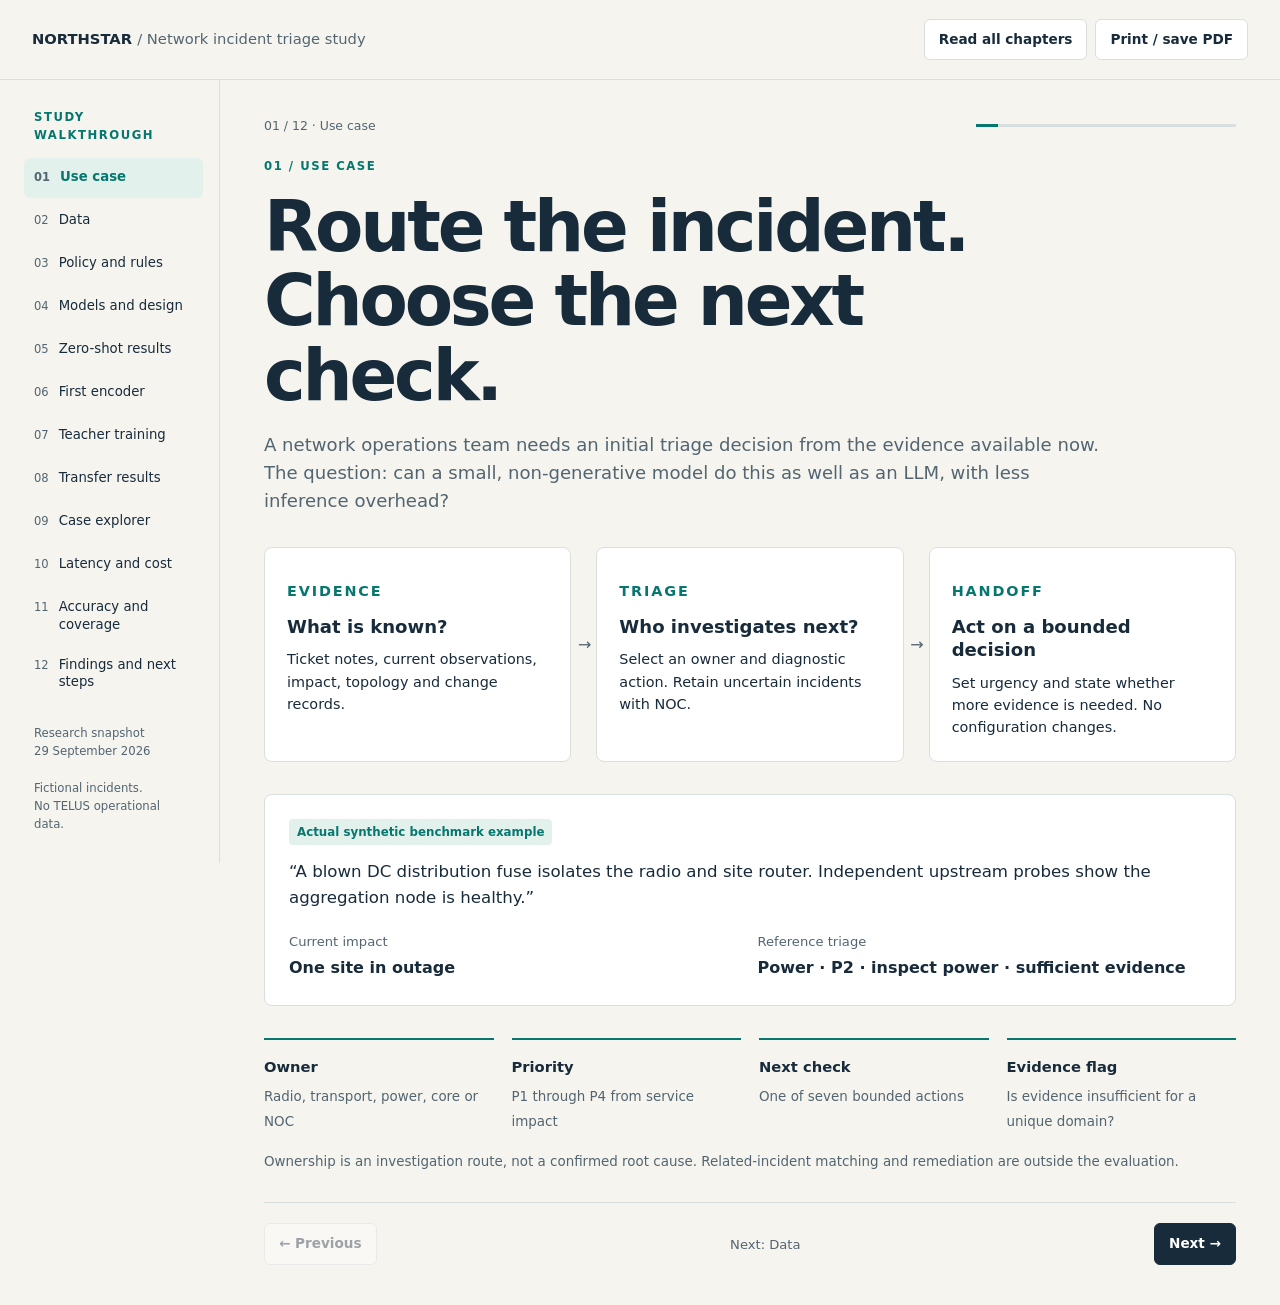
<file: docs/presentation/incident-triage-study.html>
<!doctype html>
<html lang="en">
<head>
<meta charset="utf-8">
<meta name="viewport" content="width=device-width,initial-scale=1">
<meta name="description" content="An evidence-based walkthrough of synthetic network incident triage: rules, System One models, Luna and a trained small encoder.">
<title>Incident triage | Northstar study</title>
<style>
:root{color-scheme:light;--paper:#f5f4ef;--surface:#fff;--ink:#182b3b;--muted:#536571;--line:#d8dfde;--accent:#06776f;--accent-light:#e2f1ec;--encoder:#127b72;--llm:#6455a6;--system:#49739b;--rules:#65747a;--warn:#a75017;--warn-light:#fff0df;--bad:#a33340;--bad-light:#fbe9ec;--disabled:#e1e5e5;--focus:#087dba;--max:1120px}
*{box-sizing:border-box}html{scroll-behavior:smooth}body{margin:0;background:var(--paper);color:var(--ink);font-family:ui-sans-serif,system-ui,-apple-system,BlinkMacSystemFont,"Segoe UI",sans-serif;font-size:16px;line-height:1.55}button,select,input{font:inherit}button,a,select,input{touch-action:manipulation}button,select{cursor:pointer}button{color:inherit}a{color:var(--accent);text-underline-offset:3px}button:focus-visible,a:focus-visible,select:focus-visible,input:focus-visible,summary:focus-visible{outline:3px solid var(--focus);outline-offset:4px}button:disabled{opacity:.4;cursor:default}[hidden]{display:none!important}h1,h2,h3,p{margin:0}h1{font-size:clamp(2.5rem,5.5vw,4.65rem);line-height:1.06;letter-spacing:-.045em;font-weight:650;max-width:850px}h2{font-size:clamp(1.85rem,3.5vw,2.85rem);line-height:1.13;letter-spacing:-.032em;font-weight:650;max-width:900px}h3{font-size:1.13rem;line-height:1.3;font-weight:650}p+p{margin-top:12px}code{font-size:.9em;overflow-wrap:anywhere}small,.small{font-size:.82rem;line-height:1.45}.muted{color:var(--muted)}.eyebrow{font-size:.73rem;letter-spacing:.13em;text-transform:uppercase;font-weight:700;color:var(--accent)}.lede{font-size:1.13rem;color:var(--muted);max-width:800px;margin-top:18px}.shell{max-width:1440px;margin:auto}.topbar{display:flex;align-items:center;justify-content:space-between;gap:16px;padding:19px 32px;border-bottom:1px solid var(--line);background:var(--paper)}.brand{font-size:.92rem;font-weight:650}.brand span{font-weight:400;color:var(--muted)}.tools{display:flex;gap:8px;flex-wrap:wrap}.button{border:1px solid var(--line);background:var(--surface);padding:9px 14px;border-radius:6px;font-size:.85rem;font-weight:550;min-height:40px}.button:hover{border-color:var(--accent)}.button.primary{background:var(--ink);color:#fff;border-color:var(--ink)}.layout{display:grid;grid-template-columns:220px minmax(0,1fr)}.sidebar{padding:28px 16px 30px 24px;border-right:1px solid var(--line);align-self:start;position:sticky;top:0}.sidebar .eyebrow{margin:0 0 14px 10px}.chapters{display:grid;gap:3px}.chapter-button{border:0;background:transparent;padding:10px;display:flex;gap:10px;text-align:left;align-items:start;border-radius:6px;font-size:.83rem;line-height:1.3;min-height:40px}.chapter-button .number{font-variant-numeric:tabular-nums;color:var(--muted);font-size:.72rem;margin-top:2px}.chapter-button[aria-current="step"]{background:var(--accent-light);color:var(--accent);font-weight:650}.chapter-button:hover{background:#e9edeb}.sidebar-note{font-size:.73rem;color:var(--muted);margin:24px 10px 0}.content{padding:36px 44px 20px;min-width:0;max-width:var(--max)}.chapter{padding-bottom:30px}.chapter-head{margin-bottom:28px}.chapter-head .eyebrow{margin-bottom:14px}.chapter-head p{max-width:850px}.chapter-count{display:flex;justify-content:space-between;align-items:center;gap:12px;color:var(--muted);font-size:.78rem;margin-bottom:22px}.progress-track{height:3px;flex:1;background:var(--line);max-width:260px;overflow:hidden}.progress-fill{height:100%;background:var(--accent);transition:width .22s}.footer-nav{display:flex;align-items:center;justify-content:space-between;border-top:1px solid var(--line);padding:20px 0;gap:18px}.footer-nav .small{flex:1;text-align:center;color:var(--muted)}.grid{display:grid;grid-template-columns:repeat(2,minmax(0,1fr));gap:26px}.three{grid-template-columns:repeat(3,minmax(0,1fr))}.four{grid-template-columns:repeat(4,minmax(0,1fr))}.stack{display:grid;gap:20px}.block{padding-top:20px;border-top:1px solid var(--line)}.block h3{margin-bottom:10px}.callout{margin-top:24px;padding:16px 20px;border-left:3px solid var(--accent);background:var(--accent-light)}.callout.warning{border-left-color:var(--warn);background:var(--warn-light)}.callout p{max-width:850px}.metric{padding:18px 0;border-top:2px solid var(--line)}.metric .value{font-size:2.4rem;line-height:1.1;font-weight:650;letter-spacing:-.025em;font-variant-numeric:tabular-nums;margin:9px 0}.metric .label{color:var(--muted);font-size:.86rem}.metric .detail{font-size:.82rem;color:var(--muted)}.decision-band{display:grid;grid-template-columns:repeat(4,minmax(0,1fr));gap:18px;margin-top:32px}.decision-band > div{padding-top:16px;border-top:2px solid var(--accent)}.decision-band strong{display:block;font-size:.92rem;margin-bottom:5px}.decision-band span{color:var(--muted);font-size:.84rem}.flow{display:grid;grid-template-columns:repeat(3,minmax(0,1fr));gap:25px;margin:32px 0}.flow-stage{position:relative;padding:22px;background:var(--surface);border:1px solid var(--line);border-radius:8px}.flow-stage:not(:last-child)::after{content:'→';position:absolute;right:-21px;top:40%;color:var(--muted)}.flow-stage .eyebrow{margin-bottom:12px}.flow-stage p{font-size:.9rem;margin-top:10px}.evidence-box{background:var(--surface);padding:24px;border:1px solid var(--line);border-radius:8px;min-width:0}.evidence-box h3{margin-bottom:12px}.quote{font-size:1.04rem;line-height:1.55}.tag{display:inline-block;border-radius:4px;background:var(--accent-light);padding:4px 8px;font-size:.74rem;color:var(--accent);font-weight:600}.tag.warning{color:var(--warn);background:var(--warn-light)}.tag.llm{color:var(--llm);background:#eeebf7}.tag.neutral{color:var(--muted);background:#edf0f0}.controls{display:flex;gap:18px;align-items:end;flex-wrap:wrap;margin:22px 0}.field{display:grid;gap:6px;min-width:180px;flex:1}.field label,.field .label{font-size:.8rem;font-weight:600;color:var(--muted)}select{width:100%;border:1px solid var(--line);border-radius:6px;background:var(--surface);color:var(--ink);padding:10px 32px 10px 10px;min-height:44px}.segmented{display:flex;gap:4px;flex-wrap:wrap}.segmented button{border:1px solid var(--line);background:var(--surface);padding:9px 13px;border-radius:6px;font-size:.85rem;min-height:42px}.segmented button[aria-pressed="true"]{background:var(--ink);border-color:var(--ink);color:#fff}.chart{margin-top:20px}.bar-row{display:grid;grid-template-columns:minmax(135px,1.1fr) minmax(80px,2.5fr) 112px;align-items:center;gap:15px;padding:13px 0;border-bottom:1px solid var(--line)}.bar-label{font-size:.9rem;font-weight:600;line-height:1.25}.bar-label small{display:block;color:var(--muted);font-weight:400;margin-top:4px}.bar-track{height:23px;background:#e9eeec;position:relative;overflow:hidden;border-radius:2px}.bar-fill{height:100%;background:var(--system);transition:width .32s ease;min-width:0}.bar-fill.encoder{background:var(--encoder)}.bar-fill.llm{background:var(--llm)}.bar-fill.rules{background:var(--rules)}.bar-value{text-align:right;line-height:1.25;font-variant-numeric:tabular-nums;font-size:.94rem;font-weight:650}.bar-value small{display:block;color:var(--muted);font-weight:400;margin-top:4px}.bar-axis{display:grid;grid-template-columns:minmax(135px,1.1fr) minmax(80px,2.5fr) 112px;gap:15px;font-size:.75rem;color:var(--muted);margin-top:8px}.bar-axis .ticks{display:flex;justify-content:space-between}.chart-caption{margin:18px 0 0;font-size:.84rem;color:var(--muted)}table{width:100%;border-collapse:collapse;font-size:.88rem;line-height:1.4}th,td{padding:12px 10px;text-align:left;border-bottom:1px solid var(--line);vertical-align:top}th{font-size:.75rem;color:var(--muted);font-weight:650}th:first-child,td:first-child{padding-left:0}th:last-child,td:last-child{padding-right:0}.num{text-align:right;font-variant-numeric:tabular-nums;white-space:nowrap}.table-wrap{overflow-x:auto}.key-table td:first-child{font-weight:600;min-width:110px}.summary-row{display:flex;flex-wrap:wrap;gap:20px;justify-content:space-between;border-top:1px solid var(--line);padding-top:14px;margin-top:20px;font-size:.88rem}.list{margin:8px 0 0;padding-left:20px}.list li{padding:4px 0}.model-grid{display:grid;grid-template-columns:repeat(2,minmax(0,1fr));gap:20px}.model{padding:20px 0;border-top:2px solid var(--line)}.model h3{margin:10px 0 6px}.model p{font-size:.9rem;color:var(--muted)}.model code{font-size:.78rem}.step-list{counter-reset:steps;list-style:none;padding:0;margin:20px 0}.step-list li{display:grid;grid-template-columns:36px 1fr;gap:15px;padding:18px 0;border-top:1px solid var(--line)}.step-list li::before{counter-increment:steps;content:counter(steps,decimal-leading-zero);color:var(--accent);font-weight:650;font-size:.85rem}.step-list p{color:var(--muted);font-size:.9rem;margin-top:6px}.result-triple{font-size:1.17rem;font-weight:650;line-height:1.5;overflow-wrap:anywhere}.packet-details{display:grid;gap:10px;font-size:.88rem}.packet-details .observation{padding-left:14px;border-left:2px solid var(--line)}.packet-details .time{display:block;color:var(--muted);font-size:.75rem;margin-top:4px}.prediction{display:flex;flex-wrap:wrap;gap:5px}.prediction span{padding:3px 6px;background:#edf0f0;border-radius:4px;font-size:.8rem}.prediction .mismatch{background:var(--bad-light);color:var(--bad);font-weight:650}.status{font-size:.78rem;color:var(--accent);font-weight:650}.status.wrong{color:var(--bad)}details{margin-top:18px;border-top:1px solid var(--line);padding-top:12px}summary{cursor:pointer;font-size:.88rem;font-weight:550}pre{white-space:pre-wrap;overflow-wrap:anywhere;font-size:.78rem;line-height:1.5;background:var(--surface);padding:16px;border:1px solid var(--line);max-height:500px;overflow:auto}.dot-grid{display:grid;grid-template-columns:repeat(18,minmax(0,1fr));gap:5px;margin:24px 0 16px}.dot{aspect-ratio:1;max-height:34px;background:var(--disabled);border-radius:3px}.dot.correct{background:var(--encoder)}.dot.error{background:var(--bad)}.legend{display:flex;gap:20px;flex-wrap:wrap;font-size:.8rem;color:var(--muted)}.swatch{display:inline-block;width:11px;height:11px;margin-right:7px;border-radius:2px;background:var(--disabled)}.swatch.correct{background:var(--encoder)}.swatch.error{background:var(--bad)}input[type=range]{width:100%;accent-color:var(--accent);min-height:36px}.range-label{display:flex;justify-content:space-between;gap:12px;font-size:.9rem}.range-label output{font-weight:650}.coverage-metrics{display:grid;grid-template-columns:repeat(3,minmax(0,1fr));gap:24px}.recommendation{margin-top:30px;border-top:3px solid var(--accent);padding-top:20px}.source-list{display:grid;grid-template-columns:repeat(2,minmax(0,1fr));gap:14px 24px;margin-top:20px}.source-list a{font-size:.9rem}.source-list code{display:block;color:var(--muted);font-size:.69rem;margin-top:4px}.notes{display:grid;grid-template-columns:repeat(2,minmax(0,1fr));gap:24px;margin-top:26px}.notes p{font-size:.86rem;color:var(--muted)}.reading .chapter{padding:46px 0;border-top:1px solid var(--line)}.reading .chapter:first-child{border-top:0;padding-top:0}.reading .footer-nav{display:none}.skip{position:absolute;left:12px;top:-80px;background:var(--surface);padding:10px;z-index:10}.skip:focus{top:12px}.noscript{padding:25px;color:var(--bad)}.print-only{display:none}.policy-result{padding:20px 24px;border-radius:8px;background:var(--accent-light);margin:16px 0}.policy-result strong{font-size:2.1rem;font-variant-numeric:tabular-nums}.policy-result p{font-size:.9rem;margin-top:5px}.divider{height:1px;background:var(--line);margin:25px 0}.answer-key{display:grid;grid-template-columns:repeat(2,minmax(0,1fr));gap:15px;margin-top:18px}.answer-key .small{color:var(--muted)}.answer-key strong{display:block;font-size:1rem;margin-top:3px}.chapter:focus{outline:0}
@media(min-width:1500px){.content{padding-left:60px;padding-right:60px}}@media(max-width:1000px){.layout{grid-template-columns:180px minmax(0,1fr)}.content{padding:30px 26px 18px}.sidebar{padding-left:12px}.three,.four{grid-template-columns:repeat(2,minmax(0,1fr))}.bar-row,.bar-axis{grid-template-columns:140px minmax(60px,1fr) 90px;gap:10px}}
@media(max-width:760px){.layout{display:block}.sidebar{position:static;padding:12px 16px;border-right:0;border-bottom:1px solid var(--line)}.sidebar .eyebrow,.sidebar-note{display:none}.chapters{display:flex;overflow-x:auto;gap:4px;padding-bottom:4px}.chapter-button{flex:0 0 auto;max-width:180px;align-items:center}.chapter-button .number{margin:0}.topbar{padding:14px 18px;flex-wrap:wrap}.brand span{display:none}.content{padding:24px 20px 12px}.grid,.three,.four,.model-grid,.notes{grid-template-columns:1fr}.decision-band{grid-template-columns:repeat(2,minmax(0,1fr))}.flow{grid-template-columns:1fr;gap:20px}.flow-stage:not(:last-child)::after{content:'↓';right:50%;top:auto;bottom:-24px}.source-list{grid-template-columns:1fr}.lede{font-size:1rem}.bar-row,.bar-axis{grid-template-columns:minmax(110px,1fr) minmax(60px,1fr) 82px;gap:8px}.bar-label{font-size:.82rem}.bar-value{font-size:.86rem}.bar-value small{font-size:.72rem}.coverage-metrics{gap:12px}.metric .value{font-size:2rem}.dot-grid{grid-template-columns:repeat(9,minmax(0,1fr))}.evidence-box{padding:18px}.table-wrap table{min-width:470px}.footer-nav .small{font-size:.72rem}.button{padding:9px 12px}}
@media(max-width:390px){.content{padding-left:14px;padding-right:14px}.bar-row,.bar-axis{grid-template-columns:100px minmax(40px,1fr) 72px;gap:7px}.bar-label{font-size:.77rem}.bar-value{font-size:.8rem}.decision-band{gap:14px}.coverage-metrics{grid-template-columns:1fr}.coverage-metrics .metric{padding:10px 0}.coverage-metrics .value{font-size:1.8rem}.source-list{overflow-wrap:anywhere}}
@media(prefers-reduced-motion:reduce){*{scroll-behavior:auto!important;transition:none!important}}
@media print{@page{size:A4 landscape;margin:14mm}body{background:#fff;font-size:11px}.topbar,.sidebar,.footer-nav,.chapter-count,.controls,.no-print{display:none!important}.layout{display:block}.content{padding:0;max-width:none}.chapter,.reading .chapter{display:block!important;break-before:page;padding:0;border:0}.chapter:first-child{break-before:auto}.chapter-head{margin-bottom:18px}h1{font-size:38px}h2{font-size:28px}h3{font-size:14px}.lede{font-size:13px}.callout{padding:10px 14px}.chart{margin-top:12px}.bar-row{padding:8px 0}.metric .value{font-size:28px}.evidence-box{padding:14px}.grid,.model-grid{gap:18px}.flow{margin:20px 0}.chapter{break-inside:avoid}.source-list{gap:8px 20px}.source-list code{font-size:8px}.print-only{display:block}.dot-grid{grid-template-columns:repeat(18,minmax(0,1fr))}.coverage-metrics{grid-template-columns:repeat(3,minmax(0,1fr))}.table-wrap{overflow:visible}pre{max-height:none}.notes p{font-size:11px}}
@media print{
  @page{size:A4 portrait;margin:13mm}
  body{font-size:11px;line-height:1.45}
  h1{font-size:36px}h2{font-size:26px}h3{font-size:14px}
  .chapter,.reading .chapter{break-inside:auto;padding-bottom:0}
  .chapter-head{margin-bottom:18px}.chapter-head .eyebrow{margin-bottom:10px}
  .lede{font-size:13px;margin-top:12px}.eyebrow{font-size:9px}
  .flow{grid-template-columns:repeat(3,minmax(0,1fr));gap:18px;margin:18px 0}
  .flow-stage{padding:14px}.flow-stage p,.model p,.block p,.step-list p{font-size:11px}
  .flow-stage:not(:last-child)::after{content:'→';right:-16px;top:40%;bottom:auto}
  .grid,.model-grid,.notes{grid-template-columns:repeat(2,minmax(0,1fr));gap:18px}
  .three{grid-template-columns:repeat(3,minmax(0,1fr))}
  .decision-band{grid-template-columns:repeat(4,minmax(0,1fr));margin-top:20px;gap:12px}
  .decision-band strong,.decision-band span,.metric .label,.metric .detail{font-size:10px}
  .quote{font-size:12px}.small,small,.chart-caption,.summary-row,.list{font-size:10px}
  .chart-caption{margin-top:12px}.callout{margin-top:16px}.block{padding-top:14px}
  table{font-size:10px}th{font-size:9px}th,td{padding:9px 6px}
  .table-wrap table{min-width:0}.bar-row,.bar-axis{grid-template-columns:150px minmax(80px,1fr) 76px;gap:10px}
  .bar-label,.bar-value{font-size:11px}.bar-label small,.bar-value small{font-size:9px}
  .bar-track{height:18px}.bar-axis{font-size:9px}.packet-details{font-size:10px}
  .packet-details .time{font-size:9px}.result-triple{font-size:14px}.prediction span{font-size:9px}
  .source-list{grid-template-columns:repeat(2,minmax(0,1fr));gap:12px 20px}
  .source-list a{font-size:11px}.source-list code{font-size:8px}
  .step-list li{padding:12px 0}.recommendation{margin-top:20px;padding-top:14px}
  #conclusions details{break-before:page;border:0;padding-top:0}
}
</style>
</head>
<body>
<a class="skip" href="#main">Skip to study</a>
<div class="shell">
<header class="topbar">
  <div class="brand">NORTHSTAR <span>/ Network incident triage study</span></div>
  <div class="tools"><button class="button" id="view-toggle" type="button" aria-pressed="false">Read all chapters</button><button class="button" id="print" type="button">Print / save PDF</button></div>
</header>
<div class="layout">
<aside class="sidebar"><p class="eyebrow">Study walkthrough</p><nav class="chapters" id="chapters" aria-label="Study chapters"></nav><p class="sidebar-note">Research snapshot<br>29 September 2026<br><br>Fictional incidents.<br>No TELUS operational data.</p></aside>
<main class="content" id="main">
<div class="chapter-count"><span id="chapter-count">01 / 12 · Use case</span><div class="progress-track" aria-hidden="true"><div class="progress-fill" id="progress" style="width:8.333%"></div></div></div>

<section class="chapter" id="use-case" aria-labelledby="use-case-title">
  <div class="chapter-head"><p class="eyebrow">01 / Use case</p><h1 id="use-case-title">Route the incident.<br>Choose the next check.</h1><p class="lede">A network operations team needs an initial triage decision from the evidence available now. The question: can a small, non-generative model do this as well as an LLM, with less inference overhead?</p></div>
  <div class="flow" aria-label="Triage process"><div class="flow-stage"><p class="eyebrow">Evidence</p><h3>What is known?</h3><p>Ticket notes, current observations, impact, topology and change records.</p></div><div class="flow-stage"><p class="eyebrow">Triage</p><h3>Who investigates next?</h3><p>Select an owner and diagnostic action. Retain uncertain incidents with NOC.</p></div><div class="flow-stage"><p class="eyebrow">Handoff</p><h3>Act on a bounded decision</h3><p>Set urgency and state whether more evidence is needed. No configuration changes.</p></div></div>
  <div class="evidence-box"><span class="tag">Actual synthetic benchmark example</span><p class="quote" style="margin-top:14px">“A blown DC distribution fuse isolates the radio and site router. Independent upstream probes show the aggregation node is healthy.”</p><div class="answer-key"><div><span class="small">Current impact</span><strong>One site in outage</strong></div><div><span class="small">Reference triage</span><strong>Power · P2 · inspect power · sufficient evidence</strong></div></div></div>
  <div class="decision-band"><div><strong>Owner</strong><span>Radio, transport, power, core or NOC</span></div><div><strong>Priority</strong><span>P1 through P4 from service impact</span></div><div><strong>Next check</strong><span>One of seven bounded actions</span></div><div><strong>Evidence flag</strong><span>Is evidence insufficient for a unique domain?</span></div></div>
  <p class="chart-caption">Ownership is an investigation route, not a confirmed root cause. Related-incident matching and remediation are outside the evaluation.</p>
</section>

<section class="chapter" id="data" aria-labelledby="data-title" hidden>
  <div class="chapter-head"><p class="eyebrow">02 / Data</p><h2 id="data-title">Explicit evidence. Controlled changes. Fictional incidents.</h2><p class="lede">The first benchmark uses repeated scenario templates. Later paired cases test whether models respond to evidence, rather than recognizing domain words.</p></div>
  <div class="table-wrap"><table><thead><tr><th>Original set</th><th class="num">Incidents</th><th class="num">Authored families</th><th>Role</th></tr></thead><tbody><tr><td>Training</td><td class="num">600</td><td class="num">30</td><td>Excluded from zero-shot scoring; used to train the first encoder</td></tr><tr><td>Validation</td><td class="num">220</td><td class="num">11</td><td>Error analysis and configuration selection</td></tr><tr><td>Test</td><td class="num">220</td><td class="num">11</td><td>Different authored families; inspected during earlier work</td></tr><tr><td>Challenge</td><td class="num">24</td><td class="num">4 archetypes</td><td>12 paired interventions</td></tr></tbody></table></div>
  <div class="grid" style="margin-top:26px"><div class="block"><h3>Public input</h3><p>Decision time, observation text and timestamps, service status and site count, a partial topology graph, and change status or scope. The original records also include a ticket.</p><p class="small muted">Models receive facts, policy and allowed decisions. Reference labels, family IDs and rationales stay outside prediction requests.</p></div><div class="block"><h3>Paired evidence intervention</h3><p>Keep fault vocabulary present in both cases. Change one fact: confirmed versus ruled-out fault, stale versus current evidence, connected versus unrelated dependency, or verified versus uncertain recovery.</p><p class="small muted">A complete pair requires both variants to pass.</p></div></div>
  <div class="callout warning"><p><strong>1,064 records do not mean 1,064 independent scenarios.</strong> Each regular family has 20 correlated realizations. All data is AI-assisted synthetic material, and the labels lack independent network-specialist certification.</p></div>
  <div class="summary-row"><span>Later accepted training: <strong>118 incidents / 59 pairs</strong></span><span>Later accepted development: <strong>54 incidents / 27 pairs</strong></span></div>
  <p class="chart-caption">The later cohort remains inspected development material. Disjoint IDs and family names do not establish semantic independence or a fresh holdout.</p>
</section>

<section class="chapter" id="policy" aria-labelledby="policy-title" hidden>
  <div class="chapter-head"><p class="eyebrow">03 / Policy and baseline</p><h2 id="policy-title">Code handles urgency. Evidence determines the route.</h2><p class="lede">The fictional policy makes priority deterministic when structured impact is reliable. The baseline adds simple keyword routing tailored to these templates.</p></div>
  <div class="grid"><div><h3>Try the priority policy</h3><div class="controls"><div class="field"><label for="impact-status">Service impact</label><select id="impact-status"><option value="outage">Outage</option><option value="degraded">Degraded</option><option value="unknown">Unknown</option><option value="none">No current unplanned impact</option></select></div><div class="field"><label for="site-count">Affected sites: <output id="sites-output">1</output></label><input id="site-count" type="range" min="1" max="20" value="1"></div></div><div class="policy-result" aria-live="polite"><strong id="policy-priority">P2</strong><p id="policy-description">Outage at 1–9 sites.</p></div><p class="small muted">This calculator demonstrates policy only. It does not run a model or extract impact from ticket text. Site count is ignored for unknown or no current unplanned impact.</p></div><div class="table-wrap"><table class="key-table"><thead><tr><th>Priority</th><th>Trigger</th></tr></thead><tbody><tr><td>P1</td><td>Outage at 10 or more sites</td></tr><tr><td>P2</td><td>Outage at 1–9 sites, or degradation at 10 or more</td></tr><tr><td>P3</td><td>Other degradation or unknown impact</td></tr><tr><td>P4</td><td>No current unplanned impact</td></tr></tbody></table></div></div>
  <div class="grid" style="margin-top:26px"><div class="block"><h3>Intended routing policy</h3><p>Use current, independent evidence for a unique investigating domain. Missing, stale or conflicting evidence stays with NOC. Verified recovery or fully explained maintenance can lead to monitoring.</p><p class="small muted">Change timing and physical proximity alone do not establish cause.</p></div><div class="block"><h3>Implemented baseline</h3><ol class="list small"><li>Compute priority from structured impact.</li><li>No current impact: NOC / monitor.</li><li>Unknown impact or uncertainty phrases: NOC / gather evidence or verify change.</li><li>Scan observation keywords in order: power, core, transport, radio.</li><li>No match: NOC / gather evidence.</li></ol></div></div>
  <div class="callout"><p><strong>Baseline strength depends on the data.</strong> Keyword rules score 200/220 on each main split. Each set’s 20 misses come from one family. The implementation does not reason over graph dependencies.</p></div>
</section>

<section class="chapter" id="models" aria-labelledby="models-title" hidden>
  <div class="chapter-head"><p class="eyebrow">04 / Models and design</p><h2 id="models-title">Compare complete configurations, not architecture labels.</h2><p class="lede">System One candidates score bounded choices. Luna provides a practical LLM reference because ticket classification and routing already use LLMs in our environment.</p></div>
  <div class="model-grid"><article class="model"><span class="tag neutral">Hosted typed decisions</span><h3>Jev</h3><p>Resolved to <code>jev-1.13.0</code>. A general decision-trained service with a fast hosted path.</p></article><article class="model"><span class="tag neutral">Local decision-trained model</span><h3>Kev-4B</h3><p>Pinned Kev checkpoint, based on Qwen3.5-4B. Tests whether a local decision model transfers without Northstar training.</p></article><article class="model"><span class="tag neutral">Local multilingual checkpoint</span><h3>Laya</h3><p>The multilingual checkpoint was selected for packet context capacity. The tested variant and serving path define the result.</p></article><article class="model"><span class="tag neutral">Local encoder and decision head</span><h3>CLM-8B</h3><p>Original decision head with a Mac MLX encoder. Numerical equivalence to upstream vLLM serving is unverified.</p></article></div>
  <div class="block" style="margin-top:18px"><span class="tag llm">Autoregressive reference</span><h3 style="margin-top:12px">GPT-6 Luna through Fuel iX</h3><p>Requested <code>gpt-6-luna</code>, resolved to <code>gpt-6-luna-2026-09-22</code>. A lower-cost chat-model reference returns four JSON labels from the same public facts and choices. The original benchmark requested <code>reasoning_effort=none</code>.</p></div>
  <div class="grid" style="margin-top:24px"><div class="block"><h3>What zero-shot means here</h3><p>No Northstar training examples or task-specific few-shot examples. Released checkpoints can already have decision training on other tasks.</p></div><div class="block"><h3>How a case passes</h3><p>All four accepted decisions must match. A failed, malformed or missing response counts as wrong. Field scores and complete pairs expose hidden weaknesses.</p></div></div>
  <p class="chart-caption">Typed System One requests and Luna’s chat prompt differ. RLCD is TypeSafe’s training method, not an architecture shared by all candidates. The comparison does not isolate architecture alone.</p>
</section>

<section class="chapter" id="zero-shot" aria-labelledby="zero-title" hidden>
  <div class="chapter-head"><p class="eyebrow">05 / Zero-shot results</p><h2 id="zero-title">Laya and CLM did not transfer under this protocol.</h2><p class="lede">Rules and Luna led complete decisions. Jev and Kev showed useful capability, but changed rank across the two regular sets.</p></div>
  <div class="controls"><div class="field"><label for="zero-cohort">Evaluation set</label><select id="zero-cohort"><option value="validation">Validation · 220 incidents</option><option value="test" selected>Test · 220 incidents</option><option value="challenge">Challenge · 24 incidents</option></select></div><div class="field"><label for="zero-metric">Decision metric</label><select id="zero-metric"><option value="joint_correct">All four decisions</option><option value="initial_owner">Owner</option><option value="priority">Priority</option><option value="next_check">Next check</option><option value="insufficient_evidence">Evidence flag</option></select></div></div>
  <h3 id="zero-plot-title">Test · all four decisions</h3><div class="chart" id="zero-chart" role="img" aria-label="Zero-shot decision scores"></div><p class="chart-caption" id="zero-caption" aria-live="polite"></p>
  <div class="grid" style="margin-top:25px"><div class="block"><h3>The weakness is visible by field</h3><p>Laya and CLM answered “insufficient evidence” on every case. Laya missed all 31 P1 cases; CLM missed 30. These were completed predictions, not failed requests.</p></div><div class="block"><h3>The leaders still have limits</h3><p>Luna’s test lead over rules is just 2/220. Family-grouped uncertainty includes no advantage. Jev and Kev each pass 6/12 challenge pairs, failing the change-timing and topology interventions.</p></div></div>
  <div class="callout warning"><p><strong>Supported finding:</strong> the tested Laya and CLM configurations are ineffective zero-shot here. This does not prove that every checkpoint or a task-trained version will fail.</p></div>
</section>

<section class="chapter" id="first-encoder" aria-labelledby="first-title" hidden>
  <div class="chapter-head"><p class="eyebrow">06 / First encoder and Jev controls</p><h2 id="first-title">Perfect template scores did not survive harder evidence.</h2><p class="lede">A frozen 22.7M-parameter MiniLM encoder with a trained linear head removes generation at inference. The first result looked strong until we tested new paired mechanisms.</p></div>
  <div class="controls"><div class="field"><label for="original-cohort">Original evaluation set</label><select id="original-cohort"><option value="validation">Validation · 220 incidents</option><option value="test" selected>Test · 220 incidents</option><option value="challenge">Challenge · 24 incidents</option></select></div></div><h3 id="original-plot-title">Test · all four decisions</h3><div class="chart" id="original-chart" role="img" aria-label="Original encoder, Luna and rules scores"></div><p class="chart-caption">The encoder learns seven owner/check/evidence dispositions from 600 template realizations. Code supplies priority. Its post-hoc policy guards were added after inspecting six challenge errors.</p>
  <div class="grid" style="margin-top:24px"><div class="block"><h3>New 16-case development cohort</h3><p>The original encoder falls to <strong>8/16</strong>, including after the later label corrections. Its renderer omits observation timestamps and graph edges. Old test and challenge data were already inspected.</p></div><div class="block"><h3>Jev interface changes did not fix transfer</h3><p>On the original 220-case validation cohort, original Jev with policy priority scores <strong>159/220</strong>, compact input <strong>141/220</strong>, and decomposition <strong>120/220</strong>.</p><p class="small muted">The original and compact policy-priority results are offline diagnostics. A repeated original Jev run includes one counted HTTP failure. These are development comparisons, not the zero-shot table’s original runs.</p></div></div>
  <div class="callout"><p><strong>The next experiment focused on training and representation.</strong> Keep failures visible, retain the original configurations, and teach positive, negative, stale and conflicting evidence with separate paired examples.</p></div>
</section>

<section class="chapter" id="training" aria-labelledby="training-title" hidden>
  <div class="chapter-head"><p class="eyebrow">07 / Teacher training</p><h2 id="training-title">Use LLMs offline. Serve an encoder locally.</h2><p class="lede">Luna labels public evidence packets. Sol audits selected training families and all new development cases. The deployed classifier needs no autoregressive call.</p></div>
  <div class="flow"><div class="flow-stage"><p class="eyebrow">Offline review</p><h3>Luna + Sol</h3><p>Blind to author references and prior predictions. Check evidence citations, schema and policy. Preserve disagreements and every attempt.</p></div><div class="flow-stage"><p class="eyebrow">Training</p><h3>MiniLM + head</h3><p>Frozen 384-dimensional embeddings plus 21 structured flags. Compare text-only and end-to-end fine-tuning.</p></div><div class="flow-stage"><p class="eyebrow">Inference</p><h3>Seven-way decision + priority</h3><p>Read public inputs and local artifacts. Select a supported disposition; code computes urgency from impact.</p></div></div>
  <ol class="step-list"><li><div><h3>Improve the renderer and learn from reviewed pairs</h3><p>Retain observation age, conflicts, graph edges and change facts. The first accepted teacher training release has 58 incidents; development agreement rises from 8/16 to 13/16.</p></div></li><li><div><h3>Check optimization, then reduce regularization</h3><p>All five fits converge. L2 = 0.001 reaches 58/58 training and 14/16 development. Lower values do not improve development.</p></div></li><li><div><h3>Expand training and test transfer</h3><p>Add 60 training and 40 development incidents. Sol audits 16 fixed new training cases and all 40 new development cases. Accepted totals: 118 training and 54 development.</p></div></li></ol>
  <div class="callout warning"><p><strong>One development pair is excluded.</strong> Luna selects core / verify change; Sol selects core / inspect core. The former falls outside the seven coupled dispositions. Both variants remain in the evidence, and 54/54 Luna agreement covers only the accepted cohort.</p></div>
  <p class="chart-caption">The latest teachers resolve to Luna 2026-09-22 and Sol 2026-09-29. Initial overlapping reviews hit 24 rate limits; paced continuation completes the reviews. First-valid selection does not consult author labels. No development case enters gradient training, but development selects heads and epochs.</p>
</section>

<section class="chapter" id="transfer" aria-labelledby="transfer-title" hidden>
  <div class="chapter-head"><p class="eyebrow">08 / Expanded transfer results</p><h2 id="transfer-title">The expanded encoder improves. Luna still leads.</h2><p class="lede">Compare every candidate on the same accepted inputs. These scores measure agreement with teacher-derived labels on inspected development.</p></div>
  <div class="controls"><div class="field"><label for="transfer-cohort">Development cohort</label><select id="transfer-cohort"><option value="combined-development">Combined · 54 incidents / 27 pairs</option><option value="old-development">Old · 16 incidents / 8 pairs</option><option value="new-development">New · 38 incidents / 19 pairs</option></select></div><div class="field"><label for="transfer-metric">Metric</label><select id="transfer-metric"><option value="all_four_correct">All four decisions</option><option value="complete_pairs">Complete pairs</option><option value="initial_owner">Owner</option><option value="next_check">Next check</option><option value="insufficient_evidence">Evidence flag</option></select></div></div>
  <h3 id="transfer-plot-title">Combined development · all four decisions</h3><div class="chart" id="transfer-chart" role="img" aria-label="Transfer agreement scores"></div><p class="chart-caption" id="transfer-caption" aria-live="polite"></p>
  <div class="grid" style="margin-top:24px"><div class="block"><h3>Aggregate gain hides a routing cost</h3><p>The expanded head gains six correct cases and loses four versus the previous head: net +2. False domain assignments rise from <strong>1 to 5</strong>. False monitoring remains zero.</p></div><div class="block"><h3>Fine-tuning is not an automatic win</h3><p>Seed 17 reaches 36/38 on new cases but 11/16 on old cases. Combined scores are 47/54 and 46/54 for the two seeds. Epochs are selected on combined development.</p></div></div>
  <div class="callout"><p><strong>Structured evidence helps this configuration.</strong> The expanded head with 21 flags gets 48/54, versus 41/54 for text-only. Even text-only uses code for priority. The expanded head remains six decisions short of Luna at full coverage.</p></div>
  <p class="chart-caption">The expanded-minus-previous family-bootstrap 95% interval is −5.6 to +13.0 percentage points. The sample and development selection prevent a reliable claim of improvement or production accuracy.</p>
</section>

<section class="chapter" id="cases" aria-labelledby="cases-title" hidden>
  <div class="chapter-head"><p class="eyebrow">09 / Inspect the evidence</p><h2 id="cases-title">Fault vocabulary is not proof of a fault.</h2><p class="lede">Switch between paired incidents to see the evidence, teacher reference and saved predictions. No models run in this walkthrough.</p></div>
  <div class="controls"><div class="field" style="flex:2"><label for="case-family">Incident pair</label><select id="case-family"></select></div><div class="field"><label for="case-variant">Variant</label><select id="case-variant"><option value="0">A</option><option value="1">B</option></select></div></div>
  <div class="evidence-box"><div style="display:flex;justify-content:space-between;gap:12px;flex-wrap:wrap"><h3 id="case-heading"></h3><span class="tag neutral" id="case-impact"></span></div><div class="packet-details" id="case-evidence"></div><details><summary>Full public input</summary><pre id="case-json"></pre></details></div>
  <div class="block" style="margin-top:24px"><p class="small muted">Teacher-derived reference · Luna with Sol review</p><p class="result-triple" id="case-reference" style="margin-top:6px"></p></div>
  <div class="table-wrap" style="margin-top:16px"><table><thead><tr><th>Saved prediction</th><th>Owner · priority · next check · evidence insufficient?</th><th>Agreement</th></tr></thead><tbody id="case-predictions"></tbody></table></div>
  <p class="chart-caption" id="case-caption" aria-live="polite"></p>
</section>

<section class="chapter" id="runtime" aria-labelledby="runtime-title" hidden>
  <div class="chapter-head"><p class="eyebrow">10 / Latency and cost</p><h2 id="runtime-title">Millisecond local inference. An unresolved accuracy gap.</h2><p class="lede">The expanded encoder avoids generation and hosted token usage. The measurements show promising local inference performance, not a production service guarantee.</p></div>
  <div class="grid"><div class="metric"><p class="label">Expanded encoder · serial p95</p><p class="value" id="local-p95">5.5 ms</p><p class="detail">Apple M3 Pro / MPS. One resident process, full warmup, 540 measured incidents. Includes tokenization, flags, encoder and head.</p></div><div class="metric"><p class="label">Luna classifier · request p95</p><p class="value" id="luna-p95">3,234 ms</p><p class="detail">Fuel iX hosted path. 54 requests. Network and proxy latency included; deliberate pacing waits excluded.</p></div></div>
  <div class="controls"><div class="field"><label for="batch-size">Local batch size</label><select id="batch-size"><option value="1">1 · serial</option><option value="8">8</option><option value="16">16</option></select></div></div>
  <div class="three grid"><div class="metric"><p class="label">Batch p50</p><p class="value" id="batch-p50">4.5 ms</p></div><div class="metric"><p class="label">Batch p95</p><p class="value" id="batch-p95">5.5 ms</p></div><div class="metric"><p class="label">Observed incidents / second</p><p class="value" id="throughput">216</p></div></div><p class="chart-caption" id="batch-caption" aria-live="polite"></p>
  <div class="grid" style="margin-top:24px"><div class="block"><h3>Offline cost is still real</h3><p>The expanded review stage records <strong>331,751 tokens</strong>. Its separate Luna classifier records <strong>57,021 tokens</strong>. Failed rate limits provide no usage.</p><p class="small muted">These totals cover this expansion, not all prior study work. Fuel iX billing rates and invoice charges are unavailable.</p></div><div class="block"><h3>Local serving needs capacity</h3><p>Training, labels, memory, hardware and maintenance still cost money. The measured model load is <strong>444 ms</strong> inside an existing process, excluding interpreter and library initialization.</p></div></div>
  <div class="callout warning"><p><strong>Do not convert this into a cost or speedup promise.</strong> Queue delay, concurrency, peak capacity and full cold start were not tested. Local resident batches and hosted serial requests use different execution conditions.</p></div>
</section>

<section class="chapter" id="coverage" aria-labelledby="coverage-title" hidden>
  <div class="chapter-head"><p class="eyebrow">11 / Accuracy and coverage</p><h2 id="coverage-title">Zero observed errors can mean routing very little.</h2><p class="lede">Raise the expanded head’s maximum-probability threshold to defer more cases. This is an uncalibrated diagnostic on the same inspected development set.</p></div>
  <div class="range-label"><label for="threshold">Maximum predicted probability required</label><output id="threshold-output">No threshold</output></div><input id="threshold" type="range" min="0" max="7" value="0" step="1" aria-describedby="threshold-note">
  <div class="coverage-metrics" aria-live="polite"><div class="metric"><p class="label">Accepted incidents</p><p class="value" id="accepted">54 / 54</p></div><div class="metric"><p class="label">Coverage</p><p class="value" id="coverage-value">100%</p></div><div class="metric"><p class="label">Observed accepted errors</p><p class="value" id="accepted-errors">6</p></div></div>
  <div class="dot-grid" id="coverage-dots" role="img" aria-label="54 development incidents by acceptance and agreement"></div><div class="legend"><span><i class="swatch correct"></i>Accepted, agrees</span><span><i class="swatch error"></i>Accepted, disagrees</span><span><i class="swatch"></i>Deferred</span></div>
  <p class="chart-caption" id="coverage-caption" aria-live="polite"></p>
  <div class="callout warning" id="threshold-note"><p><strong>At 0.8, only 15/54 cases remain.</strong> They have zero observed errors, but coverage is 27.8%. This threshold was inspected on development, is not calibrated, and provides no operational error guarantee.</p></div>
  <p class="chart-caption">A probability of a selected disposition is not a verified probability that the operational action is correct. Abstaining on most cases does not meet the original full-coverage objective.</p>
</section>

<section class="chapter" id="conclusions" aria-labelledby="conclusions-title" hidden>
  <div class="chapter-head"><p class="eyebrow">12 / Findings and next steps</p><h2 id="conclusions-title">Keep the encoder path. Do not claim LLM parity yet.</h2><p class="lede">The study establishes a feasible low-latency inference path and a measurable transfer problem. It has not identified a model ready for unattended operational triage.</p></div>
  <div class="grid"><div class="block"><h3>What the evidence supports</h3><ul class="list"><li>Unmodified Laya and CLM fail this zero-shot task under the tested protocol.</li><li>Jev and Kev show useful routing, with significant family sensitivity.</li><li>A trained small encoder handles repeated templates well and improves with reviewed data and structured evidence.</li><li>The best expanded encoder reaches 48/54; the separately run Luna classifier reaches 54/54 accepted labels.</li></ul></div><div class="block"><h3>What remains unproven</h3><ul class="list"><li>Accuracy on real incident notes, incomplete telemetry and operational class frequencies.</li><li>Independent correctness of teacher-derived labels.</li><li>Calibrated automation coverage and severe-error bounds.</li><li>Production cost, cold start, load capacity and handoff quality.</li></ul></div></div>
  <div class="recommendation"><h3>Next research steps</h3><ol class="list"><li>Define valid owner/action combinations. The seven-class head cannot express every plausible triage decision.</li><li>Freeze the configuration before a new family-separated stress evaluation. Keep old cases for regressions.</li><li>Compare richer encoder training and stronger representations on the same new evidence, including negation, contradiction and graph dependencies.</li><li>Calibrate acceptance on development, then evaluate coverage and errors on untouched cases.</li><li>Obtain de-identified operational evidence and reviewed initial routing/action labels before a service pilot.</li></ol></div>
  <p class="chart-caption"><strong>Laya and CLM follow-up:</strong> verify the checkpoint and question interface, check CLM serving parity, then test supported task-specific training. This study trained MiniLM, not Laya or CLM. Keep Jev and Kev as decision-model research candidates; neither consistently matched rules or Luna.</p>
  <div class="callout warning"><p><strong>Current blocker: representative labeled operational incidents are unavailable.</strong> More synthetic tuning can test transfer, but cannot establish production equivalence to Luna or justify deployment for TELUS incidents.</p></div>
  <details open><summary>Reports and evidence</summary><p class="small muted" style="margin-top:12px">Frozen source links use the merged study snapshot. SHA-256 values identify the files used to build this walkthrough. Links need internet; the walkthrough and interactions work offline.</p><div class="source-list" id="sources"></div></details>
  <p class="chart-caption">Research snapshot: 29 September 2026. Complete-decision counts retain failed and missing records. This presentation contains saved results only, with no credentials or live model calls.</p>
</section>

<footer class="footer-nav"><button class="button" id="previous" type="button" disabled>← Previous</button><p class="small" id="next-label">Next: Data</p><button class="button primary" id="next" type="button">Next →</button></footer>
<noscript><p class="noscript">Enable JavaScript to use the chapter navigation and explore saved results.</p><style>.chapter[hidden]{display:block!important}.footer-nav{display:none}</style></noscript>
</main></div></div>
<script id="study-data" type="application/json">{"zero":{"validation":{"records":220,"models":{"baseline":{"run_id":"cli-baseline-validation","predictions_path":"runs/full-zero-shot-2026-09-28/baseline-validation.jsonl","prediction_sha256":"5788d7ad1c7deb2911ad08be5d3d180e0d48fdbb7807ba8bfaeb0c0217fd04ef","requested_model":null,"resolved_models":[],"deployment":null,"records":220,"failed_records":0,"joint_correct":200,"joint_family_bootstrap_95_percent_interval":[0.7272727272727273,1.0],"owner_next_check_correct":200,"field_correct":{"initial_owner":200,"priority":220,"next_check":200,"insufficient_evidence":220},"field_macro_f1":{"initial_owner":0.8933333333333333,"priority":1.0,"next_check":0.9238095238095239,"insufficient_evidence":1.0},"field_brier_score":{"initial_owner":null,"priority":null,"next_check":null,"insufficient_evidence":null},"priority_confusion":{"P1":{"P1":10,"P2":0,"P3":0,"P4":0,"ERROR":0},"P2":{"P1":0,"P2":70,"P3":0,"P4":0,"ERROR":0},"P3":{"P1":0,"P2":0,"P3":120,"P4":0,"ERROR":0},"P4":{"P1":0,"P2":0,"P3":0,"P4":20,"ERROR":0}},"evidence_confusion":{"yes":{"yes":40,"no":0,"ERROR":0},"no":{"yes":0,"no":180,"ERROR":0}},"p1_missed":0,"p1_records":10,"paired_families":0,"pair_all_fields_accuracy":null,"latency_ms":{"p50":0.002874992787837982,"p95":0.004415982402861118,"records":220},"wall_seconds":0.002237041015177965},"jev":{"run_id":"9b8e52c8c2d645bd","predictions_path":"runs/app/9b8e52c8c2d645bd/jev.jsonl","prediction_sha256":"68ce945d3e9eb774655f634636019e68895c3f41371b3a15b167bd74972e12d8","requested_model":"jev-latest","resolved_models":["jev-1.13.0"],"deployment":"Hosted Jev API","records":220,"failed_records":0,"joint_correct":112,"joint_family_bootstrap_95_percent_interval":[0.2636363636363636,0.7681818181818182],"owner_next_check_correct":160,"field_correct":{"initial_owner":185,"priority":132,"next_check":160,"insufficient_evidence":195},"field_macro_f1":{"initial_owner":0.8397761745884791,"priority":0.7587719298245614,"next_check":0.6285714285714287,"insufficient_evidence":0.84363894811656},"field_brier_score":{"initial_owner":0.18610890855293058,"priority":0.5166763636363637,"next_check":0.3380080324827708,"insufficient_evidence":0.19515727272727273},"priority_confusion":{"P1":{"P1":10,"P2":0,"P3":0,"P4":0,"ERROR":0},"P2":{"P1":0,"P2":70,"P3":0,"P4":0,"ERROR":0},"P3":{"P1":0,"P2":88,"P3":32,"P4":0,"ERROR":0},"P4":{"P1":0,"P2":0,"P3":0,"P4":20,"ERROR":0}},"evidence_confusion":{"yes":{"yes":40,"no":0,"ERROR":0},"no":{"yes":25,"no":155,"ERROR":0}},"p1_missed":0,"p1_records":10,"paired_families":0,"pair_all_fields_accuracy":null,"latency_ms":{"p50":147.49066601507366,"p95":193.9874580129981,"records":220},"wall_seconds":33.42041716701351},"kev":{"run_id":"2b46f123d69445fe","predictions_path":"runs/app/2b46f123d69445fe/kev.jsonl","prediction_sha256":"49e151f135e0e0368e8ab1bfc45e7b814f512def714b0e707d74062842c57408","requested_model":"kev-latest","resolved_models":["kev-latest"],"deployment":"Kev-4B jaredpalmer/kev-4b@139fdd94f1b6a6ad80cc15e08fcb99cac885a101; source 3e1cd3bb588a388a06827443380befece23e68c7; Qwen/Qwen3.5-4B-Base; Apple MPS/MLX bfloat16","records":220,"failed_records":0,"joint_correct":77,"joint_family_bootstrap_95_percent_interval":[0.11363636363636363,0.6045454545454545],"owner_next_check_correct":95,"field_correct":{"initial_owner":183,"priority":203,"next_check":95,"insufficient_evidence":150},"field_macro_f1":{"initial_owner":0.8349175240894986,"priority":0.953871640341607,"next_check":0.46163108921729606,"insufficient_evidence":0.6459770114942529},"field_brier_score":{"initial_owner":0.287578748250837,"priority":0.2735750716275944,"next_check":0.56794984069948,"insufficient_evidence":0.39346170463636365},"priority_confusion":{"P1":{"P1":10,"P2":0,"P3":0,"P4":0,"ERROR":0},"P2":{"P1":0,"P2":70,"P3":0,"P4":0,"ERROR":0},"P3":{"P1":0,"P2":17,"P3":103,"P4":0,"ERROR":0},"P4":{"P1":0,"P2":0,"P3":0,"P4":20,"ERROR":0}},"evidence_confusion":{"yes":{"yes":40,"no":0,"ERROR":0},"no":{"yes":70,"no":110,"ERROR":0}},"p1_missed":0,"p1_records":10,"paired_families":0,"pair_all_fields_accuracy":null,"latency_ms":{"p50":2214.866750058718,"p95":2770.1468750601634,"records":220},"wall_seconds":539.5365866249194},"laya":{"run_id":"e759be984db1448d","predictions_path":"runs/app/e759be984db1448d/laya.jsonl","prediction_sha256":"621a5703a1b672f666553aa4f3820a1f085949bb18ab2209bf75ce16d9024705","requested_model":"laya-multilingual","resolved_models":["laya-multilingual@55cf4c4ebb4ebe31b2550e8bdf3bd21b99753851"],"deployment":"Local Laya multilingual; inspect server health for device and revision","records":220,"failed_records":0,"joint_correct":1,"joint_family_bootstrap_95_percent_interval":[0.0,0.013636363636363636],"owner_next_check_correct":18,"field_correct":{"initial_owner":46,"priority":57,"next_check":33,"insufficient_evidence":40},"field_macro_f1":{"initial_owner":0.14636544122462214,"priority":0.20457826511161376,"next_check":0.13069260635775887,"insufficient_evidence":0.15384615384615385},"field_brier_score":{"initial_owner":1.0017068834173324,"priority":0.7611307470282169,"next_check":0.9677677306758343,"insufficient_evidence":1.497546149},"priority_confusion":{"P1":{"P1":0,"P2":0,"P3":2,"P4":8,"ERROR":0},"P2":{"P1":7,"P2":10,"P3":7,"P4":46,"ERROR":0},"P3":{"P1":19,"P2":5,"P3":32,"P4":64,"ERROR":0},"P4":{"P1":1,"P2":4,"P3":0,"P4":15,"ERROR":0}},"evidence_confusion":{"yes":{"yes":40,"no":0,"ERROR":0},"no":{"yes":180,"no":0,"ERROR":0}},"p1_missed":10,"p1_records":10,"paired_families":0,"pair_all_fields_accuracy":null,"latency_ms":{"p50":330.88758401572704,"p95":497.6376660633832,"records":220},"wall_seconds":85.74001529195812},"clm":{"run_id":"e31863738b444ff0","predictions_path":"runs/app/e31863738b444ff0/clm.jsonl","prediction_sha256":"eef70ef9277039095669e5e3b0fc3004ae16e18d925c2165e4f1b0b06af360aa","requested_model":"clm-mlx-bf16","resolved_models":["clm-mlx-bf16"],"deployment":"CLM-8B / MLX bf16 / Apple Silicon; record chip and revisions","records":220,"failed_records":0,"joint_correct":0,"joint_family_bootstrap_95_percent_interval":[0.0,0.0],"owner_next_check_correct":0,"field_correct":{"initial_owner":40,"priority":72,"next_check":20,"insufficient_evidence":40},"field_macro_f1":{"initial_owner":0.06153846153846154,"priority":0.19079184704184704,"next_check":0.023809523809523808,"insufficient_evidence":0.15384615384615385},"field_brier_score":{"initial_owner":1.4522490108767108,"priority":1.0321531979239587,"next_check":1.7440722069006203,"insufficient_evidence":1.3941437675014776},"priority_confusion":{"P1":{"P1":1,"P2":9,"P3":0,"P4":0,"ERROR":0},"P2":{"P1":0,"P2":70,"P3":0,"P4":0,"ERROR":0},"P3":{"P1":0,"P2":120,"P3":0,"P4":0,"ERROR":0},"P4":{"P1":0,"P2":19,"P3":0,"P4":1,"ERROR":0}},"evidence_confusion":{"yes":{"yes":40,"no":0,"ERROR":0},"no":{"yes":180,"no":0,"ERROR":0}},"p1_missed":9,"p1_records":10,"paired_families":0,"pair_all_fields_accuracy":null,"latency_ms":{"p50":3.1020829919725657,"p95":10900.43404197786,"records":220},"wall_seconds":630.2188602499664,"zero_new_encoder_token_records":156},"gpt6_luna":{"run_id":"0568cf3751cd4da1","predictions_path":"runs/app/0568cf3751cd4da1/llm.jsonl","prediction_sha256":"82bba09ff913d8adff064bba60c66b36586456b18b045e7d2ffffb8c105aef7b","requested_model":"gpt-6-luna","resolved_models":["gpt-6-luna-2026-09-22"],"deployment":"Fuel iX proxy / OpenAI-compatible chat completions","records":220,"failed_records":0,"joint_correct":214,"joint_family_bootstrap_95_percent_interval":[0.9272727272727272,1.0],"owner_next_check_correct":214,"field_correct":{"initial_owner":214,"priority":220,"next_check":214,"insufficient_evidence":214},"field_macro_f1":{"initial_owner":0.9746112115732369,"priority":1.0,"next_check":0.9693105357816688,"insufficient_evidence":0.956641702798581},"field_brier_score":{"initial_owner":null,"priority":null,"next_check":null,"insufficient_evidence":null},"priority_confusion":{"P1":{"P1":10,"P2":0,"P3":0,"P4":0,"ERROR":0},"P2":{"P1":0,"P2":70,"P3":0,"P4":0,"ERROR":0},"P3":{"P1":0,"P2":0,"P3":120,"P4":0,"ERROR":0},"P4":{"P1":0,"P2":0,"P3":0,"P4":20,"ERROR":0}},"evidence_confusion":{"yes":{"yes":40,"no":0,"ERROR":0},"no":{"yes":6,"no":174,"ERROR":0}},"p1_missed":0,"p1_records":10,"paired_families":0,"pair_all_fields_accuracy":null,"latency_ms":{"p50":1956.5772080095485,"p95":4020.931667066179,"records":220},"wall_seconds":490.6398104169639,"request_protocol":"openai-compatible-chat-completions-v1","prompt_sha256":"f8af64dfd055f61a168088207256fb78d633fc6acc100754d14c757caa089cb9","reasoning_effort":"none","declared_context_tokens":32768,"token_usage":{"prompt_tokens":217684,"completion_tokens":36110,"reasoning_tokens":28760}}}},"test":{"records":220,"models":{"baseline":{"run_id":"cli-baseline-test","predictions_path":"runs/full-zero-shot-2026-09-28/baseline-test.jsonl","prediction_sha256":"b39b60502117a49052c2f63b0bb06158ad986c329c7c083461f06f5a7830393f","requested_model":null,"resolved_models":[],"deployment":null,"records":220,"failed_records":0,"joint_correct":200,"joint_family_bootstrap_95_percent_interval":[0.7272727272727273,1.0],"owner_next_check_correct":200,"field_correct":{"initial_owner":200,"priority":220,"next_check":200,"insufficient_evidence":220},"field_macro_f1":{"initial_owner":0.8933333333333333,"priority":1.0,"next_check":0.780952380952381,"insufficient_evidence":1.0},"field_brier_score":{"initial_owner":null,"priority":null,"next_check":null,"insufficient_evidence":null},"priority_confusion":{"P1":{"P1":16,"P2":0,"P3":0,"P4":0,"ERROR":0},"P2":{"P1":0,"P2":50,"P3":0,"P4":0,"ERROR":0},"P3":{"P1":0,"P2":0,"P3":134,"P4":0,"ERROR":0},"P4":{"P1":0,"P2":0,"P3":0,"P4":20,"ERROR":0}},"evidence_confusion":{"yes":{"yes":40,"no":0,"ERROR":0},"no":{"yes":0,"no":180,"ERROR":0}},"p1_missed":0,"p1_records":16,"paired_families":0,"pair_all_fields_accuracy":null,"latency_ms":{"p50":0.0027080532163381577,"p95":0.004458008334040642,"records":220},"wall_seconds":0.0022204159758985043},"jev":{"run_id":"71658fca7f364be0","predictions_path":"runs/app/71658fca7f364be0/jev.jsonl","prediction_sha256":"3eae646667ed73257af39a1d4559cebb9398d80fb80673d38d62f7b1f1b321ee","requested_model":"jev-latest","resolved_models":["jev-1.13.0"],"deployment":"Hosted Jev API","records":220,"failed_records":0,"joint_correct":128,"joint_family_bootstrap_95_percent_interval":[0.33636363636363636,0.8181818181818182],"owner_next_check_correct":200,"field_correct":{"initial_owner":220,"priority":128,"next_check":200,"insufficient_evidence":220},"field_macro_f1":{"initial_owner":1.0,"priority":0.7495265151515151,"next_check":0.8095238095238095,"insufficient_evidence":1.0},"field_brier_score":{"initial_owner":0.01671,"priority":0.5453209090909091,"next_check":0.15214446132583875,"insufficient_evidence":0.09864818181818182},"priority_confusion":{"P1":{"P1":16,"P2":0,"P3":0,"P4":0,"ERROR":0},"P2":{"P1":0,"P2":50,"P3":0,"P4":0,"ERROR":0},"P3":{"P1":0,"P2":92,"P3":42,"P4":0,"ERROR":0},"P4":{"P1":0,"P2":0,"P3":0,"P4":20,"ERROR":0}},"evidence_confusion":{"yes":{"yes":40,"no":0,"ERROR":0},"no":{"yes":0,"no":180,"ERROR":0}},"p1_missed":0,"p1_records":16,"paired_families":0,"pair_all_fields_accuracy":null,"latency_ms":{"p50":142.42408296559006,"p95":208.0956669524312,"records":220},"wall_seconds":33.50663308403455},"kev":{"run_id":"d5799683647148a6","predictions_path":"runs/app/d5799683647148a6/kev.jsonl","prediction_sha256":"cf9cade54533ae0e669ab7d4d09a39c48d9bdac985e759c2e56494804c1f2f30","requested_model":"kev-latest","resolved_models":["kev-latest"],"deployment":"Kev-4B jaredpalmer/kev-4b@139fdd94f1b6a6ad80cc15e08fcb99cac885a101; source 3e1cd3bb588a388a06827443380befece23e68c7; Qwen/Qwen3.5-4B-Base; Apple MPS/MLX bfloat16","records":220,"failed_records":0,"joint_correct":156,"joint_family_bootstrap_95_percent_interval":[0.4772727272727273,0.9181818181818182],"owner_next_check_correct":200,"field_correct":{"initial_owner":220,"priority":209,"next_check":200,"insufficient_evidence":172},"field_macro_f1":{"initial_owner":1.0,"priority":0.9645248361201668,"next_check":0.8095238095238095,"insufficient_evidence":0.7355769230769231},"field_brier_score":{"initial_owner":0.13326572115232652,"priority":0.25666577459092355,"next_check":0.3520570332891156,"insufficient_evidence":0.3224896492727273},"priority_confusion":{"P1":{"P1":16,"P2":0,"P3":0,"P4":0,"ERROR":0},"P2":{"P1":0,"P2":50,"P3":0,"P4":0,"ERROR":0},"P3":{"P1":0,"P2":11,"P3":123,"P4":0,"ERROR":0},"P4":{"P1":0,"P2":0,"P3":0,"P4":20,"ERROR":0}},"evidence_confusion":{"yes":{"yes":40,"no":0,"ERROR":0},"no":{"yes":48,"no":132,"ERROR":0}},"p1_missed":0,"p1_records":16,"paired_families":0,"pair_all_fields_accuracy":null,"latency_ms":{"p50":2215.2675410034135,"p95":2699.3636660045013,"records":220},"wall_seconds":510.4395617090631},"laya":{"run_id":"ad563528c5c0460b","predictions_path":"runs/app/ad563528c5c0460b/laya.jsonl","prediction_sha256":"1d5bd599df5025be8528bd8ec6cdc5bb3dcc7b9761491bacea5f1965980ef675","requested_model":"laya-multilingual","resolved_models":["laya-multilingual@55cf4c4ebb4ebe31b2550e8bdf3bd21b99753851"],"deployment":"Local Laya multilingual; inspect server health for device and revision","records":220,"failed_records":0,"joint_correct":4,"joint_family_bootstrap_95_percent_interval":[0.0,0.05454545454545454],"owner_next_check_correct":20,"field_correct":{"initial_owner":69,"priority":54,"next_check":40,"insufficient_evidence":40},"field_macro_f1":{"initial_owner":0.19054054054054054,"priority":0.14700357230845035,"next_check":0.12138146371929773,"insufficient_evidence":0.15384615384615385},"field_brier_score":{"initial_owner":1.0487136013567124,"priority":0.7773412712827206,"next_check":0.9546408702837165,"insufficient_evidence":1.4965272732727275},"priority_confusion":{"P1":{"P1":0,"P2":1,"P3":0,"P4":15,"ERROR":0},"P2":{"P1":4,"P2":1,"P3":22,"P4":23,"ERROR":0},"P3":{"P1":9,"P2":14,"P3":45,"P4":66,"ERROR":0},"P4":{"P1":2,"P2":6,"P3":4,"P4":8,"ERROR":0}},"evidence_confusion":{"yes":{"yes":40,"no":0,"ERROR":0},"no":{"yes":180,"no":0,"ERROR":0}},"p1_missed":16,"p1_records":16,"paired_families":0,"pair_all_fields_accuracy":null,"latency_ms":{"p50":322.0927919028327,"p95":473.03483297582716,"records":220},"wall_seconds":78.01440025004558},"clm":{"run_id":"4a2ccdbc994c4554","predictions_path":"runs/app/4a2ccdbc994c4554/clm.jsonl","prediction_sha256":"26f7c9adb057cfa7ff3dc676393aabeb743bc3eb9f37dc8f3e4db4f3388ed7da","requested_model":"clm-mlx-bf16","resolved_models":["clm-mlx-bf16"],"deployment":"CLM-8B / MLX bf16 / Apple Silicon; record chip and revisions","records":220,"failed_records":0,"joint_correct":0,"joint_family_bootstrap_95_percent_interval":[0.0,0.0],"owner_next_check_correct":0,"field_correct":{"initial_owner":40,"priority":59,"next_check":40,"insufficient_evidence":40},"field_macro_f1":{"initial_owner":0.06153846153846154,"priority":0.24615384615384617,"next_check":0.04395604395604396,"insufficient_evidence":0.15384615384615385},"field_brier_score":{"initial_owner":1.4730670730995927,"priority":1.152427376554925,"next_check":1.5675845609070496,"insufficient_evidence":1.3711949580074074},"priority_confusion":{"P1":{"P1":0,"P2":16,"P3":0,"P4":0,"ERROR":0},"P2":{"P1":0,"P2":50,"P3":0,"P4":0,"ERROR":0},"P3":{"P1":0,"P2":133,"P3":0,"P4":1,"ERROR":0},"P4":{"P1":0,"P2":11,"P3":0,"P4":9,"ERROR":0}},"evidence_confusion":{"yes":{"yes":40,"no":0,"ERROR":0},"no":{"yes":180,"no":0,"ERROR":0}},"p1_missed":16,"p1_records":16,"paired_families":0,"pair_all_fields_accuracy":null,"latency_ms":{"p50":8014.924708986655,"p95":11735.352958086878,"records":220},"wall_seconds":1881.676764542004,"zero_new_encoder_token_records":5},"gpt6_luna":{"run_id":"runs/full-zero-shot-2026-09-29/luna-test","predictions_path":"runs/full-zero-shot-2026-09-29/luna-test/llm.jsonl","prediction_sha256":"ef9a36bd09538cd78ccfee4e91bd730277399ed28b0372a8d147a14b6d195066","requested_model":"gpt-6-luna","resolved_models":["gpt-6-luna-2026-09-22"],"deployment":"Fuel iX proxy / OpenAI-compatible chat completions","records":220,"failed_records":0,"joint_correct":202,"joint_family_bootstrap_95_percent_interval":[0.7727272727272727,1.0],"owner_next_check_correct":202,"field_correct":{"initial_owner":210,"priority":220,"next_check":202,"insufficient_evidence":212},"field_macro_f1":{"initial_owner":0.956043956043956,"priority":1.0,"next_check":0.8177655677655677,"insufficient_evidence":0.9431818181818181},"field_brier_score":{"initial_owner":null,"priority":null,"next_check":null,"insufficient_evidence":null},"priority_confusion":{"P1":{"P1":16,"P2":0,"P3":0,"P4":0,"ERROR":0},"P2":{"P1":0,"P2":50,"P3":0,"P4":0,"ERROR":0},"P3":{"P1":0,"P2":0,"P3":134,"P4":0,"ERROR":0},"P4":{"P1":0,"P2":0,"P3":0,"P4":20,"ERROR":0}},"evidence_confusion":{"yes":{"yes":40,"no":0,"ERROR":0},"no":{"yes":8,"no":172,"ERROR":0}},"p1_missed":0,"p1_records":16,"paired_families":0,"pair_all_fields_accuracy":null,"latency_ms":{"p50":1807.993417023681,"p95":5214.0310410177335,"records":220},"wall_seconds":null,"request_protocol":"openai-compatible-chat-completions-v1","prompt_sha256":"f8af64dfd055f61a168088207256fb78d633fc6acc100754d14c757caa089cb9","reasoning_effort":"none","declared_context_tokens":32768,"token_usage":{"prompt_tokens":217438,"completion_tokens":37977,"reasoning_tokens":30554},"source_manifest_path":"runs/full-zero-shot-2026-09-29/luna-test/sources.json"}}},"challenge":{"records":24,"models":{"baseline":{"run_id":"cli-baseline-challenge","predictions_path":"runs/full-zero-shot-2026-09-28/baseline-challenge.jsonl","prediction_sha256":"14f1c22860f370f9a64f5e483354794e4558b7ad0d0848c604dd4aca946e14a8","requested_model":null,"resolved_models":[],"deployment":null,"records":24,"failed_records":0,"joint_correct":21,"joint_family_bootstrap_95_percent_interval":[0.625,1.0],"owner_next_check_correct":21,"field_correct":{"initial_owner":21,"priority":24,"next_check":21,"insufficient_evidence":21},"field_macro_f1":{"initial_owner":0.5428571428571429,"priority":0.75,"next_check":0.5034013605442177,"insufficient_evidence":0.7948717948717949},"field_brier_score":{"initial_owner":null,"priority":null,"next_check":null,"insufficient_evidence":null},"priority_confusion":{"P1":{"P1":5,"P2":0,"P3":0,"P4":0,"ERROR":0},"P2":{"P1":0,"P2":13,"P3":0,"P4":0,"ERROR":0},"P3":{"P1":0,"P2":0,"P3":0,"P4":0,"ERROR":0},"P4":{"P1":0,"P2":0,"P3":0,"P4":6,"ERROR":0}},"evidence_confusion":{"yes":{"yes":3,"no":3,"ERROR":0},"no":{"yes":0,"no":18,"ERROR":0}},"p1_missed":0,"p1_records":5,"paired_families":12,"pair_all_fields_accuracy":0.75,"latency_ms":{"p50":0.002540997229516506,"p95":0.004790956154465675,"records":24},"wall_seconds":0.00041108299046754837},"jev":{"run_id":"d8e2db7bbf19489e","predictions_path":"runs/app/d8e2db7bbf19489e/jev.jsonl","prediction_sha256":"53611c50fac4b2ded222fbdf8ff7a9d72bd3c2feed119a77ff22f61383fb6cd3","requested_model":"jev-latest","resolved_models":["jev-1.13.0"],"deployment":"Hosted Jev API","records":24,"failed_records":0,"joint_correct":18,"joint_family_bootstrap_95_percent_interval":[0.5,1.0],"owner_next_check_correct":18,"field_correct":{"initial_owner":21,"priority":24,"next_check":19,"insufficient_evidence":24},"field_macro_f1":{"initial_owner":0.5428571428571429,"priority":0.75,"next_check":0.48095238095238096,"insufficient_evidence":1.0},"field_brier_score":{"initial_owner":0.10962499999999999,"priority":0.0005166666666666671,"next_check":0.152125,"insufficient_evidence":0.07105833333333333},"priority_confusion":{"P1":{"P1":5,"P2":0,"P3":0,"P4":0,"ERROR":0},"P2":{"P1":0,"P2":13,"P3":0,"P4":0,"ERROR":0},"P3":{"P1":0,"P2":0,"P3":0,"P4":0,"ERROR":0},"P4":{"P1":0,"P2":0,"P3":0,"P4":6,"ERROR":0}},"evidence_confusion":{"yes":{"yes":6,"no":0,"ERROR":0},"no":{"yes":0,"no":18,"ERROR":0}},"p1_missed":0,"p1_records":5,"paired_families":12,"pair_all_fields_accuracy":0.5,"latency_ms":{"p50":133.53750004898757,"p95":161.52650001458824,"records":24},"wall_seconds":3.2810600829543546},"kev":{"run_id":"2cdec87468e94454","predictions_path":"runs/app/2cdec87468e94454/kev.jsonl","prediction_sha256":"eaab8ddb4261acf4595913be9694cb02418c966e3c47490cf6e30103c323cd80","requested_model":"kev-latest","resolved_models":["kev-latest"],"deployment":"Kev-4B jaredpalmer/kev-4b@139fdd94f1b6a6ad80cc15e08fcb99cac885a101; source 3e1cd3bb588a388a06827443380befece23e68c7; Qwen/Qwen3.5-4B-Base; Apple MPS/MLX bfloat16","records":24,"failed_records":0,"joint_correct":18,"joint_family_bootstrap_95_percent_interval":[0.5,1.0],"owner_next_check_correct":18,"field_correct":{"initial_owner":21,"priority":24,"next_check":18,"insufficient_evidence":18},"field_macro_f1":{"initial_owner":0.5428571428571429,"priority":0.75,"next_check":0.45578231292517,"insufficient_evidence":0.6666666666666667},"field_brier_score":{"initial_owner":0.20487399735373643,"priority":0.03835619046787757,"next_check":0.3524611644264335,"insufficient_evidence":0.3107971116666667},"priority_confusion":{"P1":{"P1":5,"P2":0,"P3":0,"P4":0,"ERROR":0},"P2":{"P1":0,"P2":13,"P3":0,"P4":0,"ERROR":0},"P3":{"P1":0,"P2":0,"P3":0,"P4":0,"ERROR":0},"P4":{"P1":0,"P2":0,"P3":0,"P4":6,"ERROR":0}},"evidence_confusion":{"yes":{"yes":3,"no":3,"ERROR":0},"no":{"yes":3,"no":15,"ERROR":0}},"p1_missed":0,"p1_records":5,"paired_families":12,"pair_all_fields_accuracy":0.5,"latency_ms":{"p50":2226.5322499442846,"p95":2677.663458045572,"records":24},"wall_seconds":55.45307629206218},"laya":{"run_id":"e4274be3bee94c4d","predictions_path":"runs/app/e4274be3bee94c4d/laya.jsonl","prediction_sha256":"a7c249b9256d64844901cd5e663e3115a14a6ef03a5296c6938db9abe034ed7c","requested_model":"laya-multilingual","resolved_models":["laya-multilingual@55cf4c4ebb4ebe31b2550e8bdf3bd21b99753851"],"deployment":"Local Laya multilingual; inspect server health for device and revision","records":24,"failed_records":0,"joint_correct":0,"joint_family_bootstrap_95_percent_interval":[0.0,0.0],"owner_next_check_correct":0,"field_correct":{"initial_owner":12,"priority":4,"next_check":6,"insufficient_evidence":6},"field_macro_f1":{"initial_owner":0.13333333333333333,"priority":0.17207792207792205,"next_check":0.09022556390977443,"insufficient_evidence":0.2},"field_brier_score":{"initial_owner":0.7714121161714401,"priority":0.8630347242696437,"next_check":0.8568903843621003,"insufficient_evidence":1.3646364775000002},"priority_confusion":{"P1":{"P1":0,"P2":0,"P3":4,"P4":1,"ERROR":0},"P2":{"P1":6,"P2":1,"P3":5,"P4":1,"ERROR":0},"P3":{"P1":0,"P2":0,"P3":0,"P4":0,"ERROR":0},"P4":{"P1":0,"P2":0,"P3":3,"P4":3,"ERROR":0}},"evidence_confusion":{"yes":{"yes":6,"no":0,"ERROR":0},"no":{"yes":18,"no":0,"ERROR":0}},"p1_missed":5,"p1_records":5,"paired_families":12,"pair_all_fields_accuracy":0.0,"latency_ms":{"p50":372.58029100485146,"p95":485.7924160314724,"records":24},"wall_seconds":8.470237041008659},"clm":{"run_id":"127ca7b26873458e","predictions_path":"runs/app/127ca7b26873458e/clm.jsonl","prediction_sha256":"50988d04546def97ff144fd4188a2a47839fc18bd6f14c41e389785b8c0b0243","requested_model":"clm-mlx-bf16","resolved_models":["clm-mlx-bf16"],"deployment":"CLM-8B / MLX bf16 / Apple Silicon; record chip and revisions","records":24,"failed_records":0,"joint_correct":0,"joint_family_bootstrap_95_percent_interval":[0.0,0.0],"owner_next_check_correct":0,"field_correct":{"initial_owner":9,"priority":17,"next_check":6,"insufficient_evidence":6},"field_macro_f1":{"initial_owner":0.10909090909090909,"priority":0.396969696969697,"next_check":0.05714285714285715,"insufficient_evidence":0.2},"field_brier_score":{"initial_owner":0.9493562002257184,"priority":0.3665207497740059,"next_check":1.39887101258101,"insufficient_evidence":1.2317244336130273},"priority_confusion":{"P1":{"P1":0,"P2":5,"P3":0,"P4":0,"ERROR":0},"P2":{"P1":0,"P2":13,"P3":0,"P4":0,"ERROR":0},"P3":{"P1":0,"P2":0,"P3":0,"P4":0,"ERROR":0},"P4":{"P1":0,"P2":2,"P3":0,"P4":4,"ERROR":0}},"evidence_confusion":{"yes":{"yes":6,"no":0,"ERROR":0},"no":{"yes":18,"no":0,"ERROR":0}},"p1_missed":5,"p1_records":5,"paired_families":12,"pair_all_fields_accuracy":0.0,"latency_ms":{"p50":7843.357666977681,"p95":11367.205583956093,"records":24},"wall_seconds":204.5571022919612,"zero_new_encoder_token_records":0},"gpt6_luna":{"run_id":"5a0d4c09c54742ea","predictions_path":"runs/app/5a0d4c09c54742ea/llm.jsonl","prediction_sha256":"897ce5a7cd11df4d96601a1c4859039ec52861ba51340a3df902c23363a9efdc","requested_model":"gpt-6-luna","resolved_models":["gpt-6-luna-2026-09-22"],"deployment":"Fuel iX proxy / OpenAI-compatible chat completions","records":24,"failed_records":0,"joint_correct":23,"joint_family_bootstrap_95_percent_interval":[0.875,1.0],"owner_next_check_correct":23,"field_correct":{"initial_owner":24,"priority":24,"next_check":23,"insufficient_evidence":24},"field_macro_f1":{"initial_owner":0.6,"priority":0.75,"next_check":0.5584415584415584,"insufficient_evidence":1.0},"field_brier_score":{"initial_owner":null,"priority":null,"next_check":null,"insufficient_evidence":null},"priority_confusion":{"P1":{"P1":5,"P2":0,"P3":0,"P4":0,"ERROR":0},"P2":{"P1":0,"P2":13,"P3":0,"P4":0,"ERROR":0},"P3":{"P1":0,"P2":0,"P3":0,"P4":0,"ERROR":0},"P4":{"P1":0,"P2":0,"P3":0,"P4":6,"ERROR":0}},"evidence_confusion":{"yes":{"yes":6,"no":0,"ERROR":0},"no":{"yes":0,"no":18,"ERROR":0}},"p1_missed":0,"p1_records":5,"paired_families":12,"pair_all_fields_accuracy":0.9166666666666666,"latency_ms":{"p50":1813.3263749768957,"p95":3178.5288749961182,"records":24},"wall_seconds":46.96508712496143,"request_protocol":"openai-compatible-chat-completions-v1","prompt_sha256":"f8af64dfd055f61a168088207256fb78d633fc6acc100754d14c757caa089cb9","reasoning_effort":"none","declared_context_tokens":32768,"token_usage":{"prompt_tokens":23602,"completion_tokens":2965,"reasoning_tokens":2169}}}}},"original":{"validation":{"records":220,"models":{"raw":{"predictions_sha256":"3c9b97144d73216d20e33bf31486079f7252d4d35a32bcac64abd6a1cb7ffe7a","all_four_correct":220,"field_correct":{"initial_owner":220,"priority":220,"next_check":220,"insufficient_evidence":220},"p1_missed":0,"p1_records":10,"complete_pairs":null,"guarded_records":0,"latency_ms":{"p50":5.251375027000904,"p95":6.279333028942347,"records":220}},"guarded":{"predictions_sha256":"12b0272f9656695d3802863dc43a6d17186cfb7ab76dc781b11a59290a767647","all_four_correct":220,"field_correct":{"initial_owner":220,"priority":220,"next_check":220,"insufficient_evidence":220},"p1_missed":0,"p1_records":10,"complete_pairs":null,"guarded_records":0,"latency_ms":{"p50":5.33412501681596,"p95":7.778250030241907,"records":220}}}},"test":{"records":220,"models":{"raw":{"predictions_sha256":"b2dd2d34322a8d670a1818b1002c890ca989317281555975313a29fa7c14df2f","all_four_correct":220,"field_correct":{"initial_owner":220,"priority":220,"next_check":220,"insufficient_evidence":220},"p1_missed":0,"p1_records":16,"complete_pairs":null,"guarded_records":0,"latency_ms":{"p50":6.139041972346604,"p95":9.553042007610202,"records":220}},"guarded":{"predictions_sha256":"42bb196b8e7d98eb0df44c1c5b7518e9d23dd678bd6af2bfeca4d0b3a42d9809","all_four_correct":220,"field_correct":{"initial_owner":220,"priority":220,"next_check":220,"insufficient_evidence":220},"p1_missed":0,"p1_records":16,"complete_pairs":null,"guarded_records":0,"latency_ms":{"p50":4.937582998536527,"p95":7.248541922308505,"records":220}}}},"challenge":{"records":24,"models":{"raw":{"predictions_sha256":"197267dc0ebd0514eda9da798ed19c8c78d39e83a73a7decd75aed5e35e4c7c4","all_four_correct":18,"field_correct":{"initial_owner":18,"priority":24,"next_check":18,"insufficient_evidence":18},"p1_missed":0,"p1_records":5,"complete_pairs":6,"guarded_records":0,"latency_ms":{"p50":4.62379097007215,"p95":109.29437493905425,"records":24}},"guarded":{"predictions_sha256":"ded8a056ecb14c1bbff1c91b010e6c19c4d5d7178c074fe9baf18e934b61badb","all_four_correct":24,"field_correct":{"initial_owner":24,"priority":24,"next_check":24,"insufficient_evidence":24},"p1_missed":0,"p1_records":5,"complete_pairs":12,"guarded_records":6,"latency_ms":{"p50":4.145999904721975,"p95":33.53050001896918,"records":24}}}}},"transfer":{"old-development":{"previous-head":{"records":16,"all_four_correct":14,"field_correct":{"initial_owner":14,"priority":16,"next_check":14,"insufficient_evidence":14},"failed_records":0,"missing_records":0,"pairs":8,"complete_pairs":6,"insufficient_evidence":{"true_positive":6,"false_positive":1,"false_negative":1,"precision":0.8571428571428571,"recall":0.8571428571428571},"false_domain_assignments":1,"false_monitor_dispositions":0,"p1_records":2,"p1_missed":0,"latency_ms":{"p50":5.846374901011586,"p95":78.22237489745021,"records":16}},"expanded-structured":{"records":16,"all_four_correct":14,"field_correct":{"initial_owner":14,"priority":16,"next_check":14,"insufficient_evidence":14},"failed_records":0,"missing_records":0,"pairs":8,"complete_pairs":6,"insufficient_evidence":{"true_positive":5,"false_positive":0,"false_negative":2,"precision":1.0,"recall":0.7142857142857143},"false_domain_assignments":2,"false_monitor_dispositions":0,"p1_records":2,"p1_missed":0,"latency_ms":{"p50":4.525457974523306,"p95":6.551290862262249,"records":16}},"expanded-text-only":{"records":16,"all_four_correct":9,"field_correct":{"initial_owner":10,"priority":16,"next_check":9,"insufficient_evidence":10},"failed_records":0,"missing_records":0,"pairs":8,"complete_pairs":3,"insufficient_evidence":{"true_positive":5,"false_positive":4,"false_negative":2,"precision":0.5555555555555556,"recall":0.7142857142857143},"false_domain_assignments":2,"false_monitor_dispositions":0,"p1_records":2,"p1_missed":0,"latency_ms":{"p50":4.492457956075668,"p95":6.565459072589874,"records":16}},"finetuned-17":{"records":16,"all_four_correct":11,"field_correct":{"initial_owner":13,"priority":16,"next_check":11,"insufficient_evidence":12},"failed_records":0,"missing_records":0,"pairs":8,"complete_pairs":3,"insufficient_evidence":{"true_positive":4,"false_positive":1,"false_negative":3,"precision":0.8,"recall":0.5714285714285714},"false_domain_assignments":2,"false_monitor_dispositions":1,"p1_records":2,"p1_missed":0,"latency_ms":{"p50":5.057708825916052,"p95":7.232500007376075,"records":16}},"finetuned-29":{"records":16,"all_four_correct":12,"field_correct":{"initial_owner":13,"priority":16,"next_check":12,"insufficient_evidence":13},"failed_records":0,"missing_records":0,"pairs":8,"complete_pairs":4,"insufficient_evidence":{"true_positive":5,"false_positive":1,"false_negative":2,"precision":0.8333333333333334,"recall":0.7142857142857143},"false_domain_assignments":2,"false_monitor_dispositions":0,"p1_records":2,"p1_missed":0,"latency_ms":{"p50":5.189750110730529,"p95":7.1685840375721455,"records":16}},"luna-classifier":{"records":16,"all_four_correct":16,"field_correct":{"initial_owner":16,"priority":16,"next_check":16,"insufficient_evidence":16},"failed_records":0,"missing_records":0,"pairs":8,"complete_pairs":8,"insufficient_evidence":{"true_positive":7,"false_positive":0,"false_negative":0,"precision":1.0,"recall":1.0},"false_domain_assignments":0,"false_monitor_dispositions":0,"p1_records":2,"p1_missed":0,"latency_ms":{"p50":1977.92016598396,"p95":4069.1791251301765,"records":16}}},"new-development":{"previous-head":{"records":38,"all_four_correct":32,"field_correct":{"initial_owner":32,"priority":38,"next_check":32,"insufficient_evidence":32},"failed_records":0,"missing_records":0,"pairs":19,"complete_pairs":13,"insufficient_evidence":{"true_positive":19,"false_positive":6,"false_negative":0,"precision":0.76,"recall":1.0},"false_domain_assignments":0,"false_monitor_dispositions":0,"p1_records":0,"p1_missed":0,"latency_ms":{"p50":4.566040821373463,"p95":5.489791976287961,"records":38}},"expanded-structured":{"records":38,"all_four_correct":34,"field_correct":{"initial_owner":34,"priority":38,"next_check":34,"insufficient_evidence":34},"failed_records":0,"missing_records":0,"pairs":19,"complete_pairs":15,"insufficient_evidence":{"true_positive":16,"false_positive":1,"false_negative":3,"precision":0.9411764705882353,"recall":0.8421052631578947},"false_domain_assignments":3,"false_monitor_dispositions":0,"p1_records":0,"p1_missed":0,"latency_ms":{"p50":4.473790992051363,"p95":5.087082972750068,"records":38}},"expanded-text-only":{"records":38,"all_four_correct":32,"field_correct":{"initial_owner":33,"priority":38,"next_check":32,"insufficient_evidence":32},"failed_records":0,"missing_records":0,"pairs":19,"complete_pairs":14,"insufficient_evidence":{"true_positive":16,"false_positive":3,"false_negative":3,"precision":0.8421052631578947,"recall":0.8421052631578947},"false_domain_assignments":2,"false_monitor_dispositions":1,"p1_records":0,"p1_missed":0,"latency_ms":{"p50":4.416042007505894,"p95":5.121540976688266,"records":38}},"finetuned-17":{"records":38,"all_four_correct":36,"field_correct":{"initial_owner":36,"priority":38,"next_check":36,"insufficient_evidence":36},"failed_records":0,"missing_records":0,"pairs":19,"complete_pairs":17,"insufficient_evidence":{"true_positive":19,"false_positive":2,"false_negative":0,"precision":0.9047619047619048,"recall":1.0},"false_domain_assignments":0,"false_monitor_dispositions":0,"p1_records":0,"p1_missed":0,"latency_ms":{"p50":5.259500117972493,"p95":6.669332971796393,"records":38}},"finetuned-29":{"records":38,"all_four_correct":34,"field_correct":{"initial_owner":34,"priority":38,"next_check":34,"insufficient_evidence":35},"failed_records":0,"missing_records":0,"pairs":19,"complete_pairs":15,"insufficient_evidence":{"true_positive":18,"false_positive":2,"false_negative":1,"precision":0.9,"recall":0.9473684210526315},"false_domain_assignments":1,"false_monitor_dispositions":0,"p1_records":0,"p1_missed":0,"latency_ms":{"p50":4.960583057254553,"p95":5.434874910861254,"records":38}},"luna-classifier":{"records":38,"all_four_correct":38,"field_correct":{"initial_owner":38,"priority":38,"next_check":38,"insufficient_evidence":38},"failed_records":0,"missing_records":0,"pairs":19,"complete_pairs":19,"insufficient_evidence":{"true_positive":19,"false_positive":0,"false_negative":0,"precision":1.0,"recall":1.0},"false_domain_assignments":0,"false_monitor_dispositions":0,"p1_records":0,"p1_missed":0,"latency_ms":{"p50":1978.5136671271175,"p95":2703.2361668534577,"records":38}}},"combined-development":{"previous-head":{"records":54,"all_four_correct":46,"field_correct":{"initial_owner":46,"priority":54,"next_check":46,"insufficient_evidence":46},"failed_records":0,"missing_records":0,"pairs":27,"complete_pairs":19,"insufficient_evidence":{"true_positive":25,"false_positive":7,"false_negative":1,"precision":0.78125,"recall":0.9615384615384616},"false_domain_assignments":1,"false_monitor_dispositions":0,"p1_records":2,"p1_missed":0,"latency_ms":{"p50":4.663208965212107,"p95":9.056666865944862,"records":54}},"expanded-structured":{"records":54,"all_four_correct":48,"field_correct":{"initial_owner":48,"priority":54,"next_check":48,"insufficient_evidence":48},"failed_records":0,"missing_records":0,"pairs":27,"complete_pairs":21,"insufficient_evidence":{"true_positive":21,"false_positive":1,"false_negative":5,"precision":0.9545454545454546,"recall":0.8076923076923077},"false_domain_assignments":5,"false_monitor_dispositions":0,"p1_records":2,"p1_missed":0,"latency_ms":{"p50":4.508374957367778,"p95":5.238916026428342,"records":54}},"expanded-text-only":{"records":54,"all_four_correct":41,"field_correct":{"initial_owner":43,"priority":54,"next_check":41,"insufficient_evidence":42},"failed_records":0,"missing_records":0,"pairs":27,"complete_pairs":17,"insufficient_evidence":{"true_positive":21,"false_positive":7,"false_negative":5,"precision":0.75,"recall":0.8076923076923077},"false_domain_assignments":4,"false_monitor_dispositions":1,"p1_records":2,"p1_missed":0,"latency_ms":{"p50":4.434291971847415,"p95":5.295165814459324,"records":54}},"finetuned-17":{"records":54,"all_four_correct":47,"field_correct":{"initial_owner":49,"priority":54,"next_check":47,"insufficient_evidence":48},"failed_records":0,"missing_records":0,"pairs":27,"complete_pairs":20,"insufficient_evidence":{"true_positive":23,"false_positive":3,"false_negative":3,"precision":0.8846153846153846,"recall":0.8846153846153846},"false_domain_assignments":2,"false_monitor_dispositions":1,"p1_records":2,"p1_missed":0,"latency_ms":{"p50":5.2270409651100636,"p95":6.669332971796393,"records":54}},"finetuned-29":{"records":54,"all_four_correct":46,"field_correct":{"initial_owner":47,"priority":54,"next_check":46,"insufficient_evidence":48},"failed_records":0,"missing_records":0,"pairs":27,"complete_pairs":19,"insufficient_evidence":{"true_positive":23,"false_positive":3,"false_negative":3,"precision":0.8846153846153846,"recall":0.8846153846153846},"false_domain_assignments":3,"false_monitor_dispositions":0,"p1_records":2,"p1_missed":0,"latency_ms":{"p50":5.05545805208385,"p95":5.957333138212562,"records":54}},"luna-classifier":{"records":54,"all_four_correct":54,"field_correct":{"initial_owner":54,"priority":54,"next_check":54,"insufficient_evidence":54},"failed_records":0,"missing_records":0,"pairs":27,"complete_pairs":27,"insufficient_evidence":{"true_positive":26,"false_positive":0,"false_negative":0,"precision":1.0,"recall":1.0},"false_domain_assignments":0,"false_monitor_dispositions":0,"p1_records":2,"p1_missed":0,"latency_ms":{"p50":1978.5136671271175,"p95":3233.7340409867465,"records":54}}},"training":{"expanded-structured":{"records":118,"all_four_correct":112,"field_correct":{"initial_owner":112,"priority":118,"next_check":112,"insufficient_evidence":112},"failed_records":0,"missing_records":0,"pairs":59,"complete_pairs":53,"insufficient_evidence":{"true_positive":53,"false_positive":0,"false_negative":6,"precision":1.0,"recall":0.8983050847457628},"false_domain_assignments":6,"false_monitor_dispositions":0,"p1_records":0,"p1_missed":0,"latency_ms":{"p50":4.3807500042021275,"p95":4.875084152445197,"records":118}},"expanded-text-only":{"records":118,"all_four_correct":109,"field_correct":{"initial_owner":110,"priority":118,"next_check":109,"insufficient_evidence":109},"failed_records":0,"missing_records":0,"pairs":59,"complete_pairs":50,"insufficient_evidence":{"true_positive":50,"false_positive":0,"false_negative":9,"precision":1.0,"recall":0.847457627118644},"false_domain_assignments":8,"false_monitor_dispositions":1,"p1_records":0,"p1_missed":0,"latency_ms":{"p50":4.2795410845428705,"p95":4.759958013892174,"records":118}},"finetuned-17":{"records":118,"all_four_correct":118,"field_correct":{"initial_owner":118,"priority":118,"next_check":118,"insufficient_evidence":118},"failed_records":0,"missing_records":0,"pairs":59,"complete_pairs":59,"insufficient_evidence":{"true_positive":59,"false_positive":0,"false_negative":0,"precision":1.0,"recall":1.0},"false_domain_assignments":0,"false_monitor_dispositions":0,"p1_records":0,"p1_missed":0,"latency_ms":{"p50":5.3829168900847435,"p95":6.981333019211888,"records":118}},"finetuned-29":{"records":118,"all_four_correct":117,"field_correct":{"initial_owner":117,"priority":118,"next_check":117,"insufficient_evidence":117},"failed_records":0,"missing_records":0,"pairs":59,"complete_pairs":58,"insufficient_evidence":{"true_positive":58,"false_positive":0,"false_negative":1,"precision":1.0,"recall":0.9830508474576272},"false_domain_assignments":1,"false_monitor_dispositions":0,"p1_records":0,"p1_missed":0,"latency_ms":{"p50":4.891750169917941,"p95":5.381958093494177,"records":118}}}},"cases":[{"id":"WF-887c2bb778-a-v2","family":"mixed_dc_voltage","pair":"WF-887c2bb778","input":{"change_record":{"detail":"No relevant change activity or work scope has been independently established at decision time.","status":"unknown"},"decision_timestamp":"2026-04-01T10:00:00Z","observations":[{"detail":"The battery-low alarm is from 08:00. At 10:00, the site controller independently measures the DC bus at 0 V, and a field technician confirms the supply fuse is open. The affected services remain impaired, with partial service availability at the two sites. Current probes through the upstream optical path pass.","observed_at":"2026-04-01T10:00:00Z","source":"Fictional operations evidence"}],"operator":"Northstar Networks","service_impact":{"affected_sites":2,"basis":"Independent current service checks","status":"degraded"},"ticket":{"description":"Review current observations.","title":"Incident review draft"},"topology":{"edges":[["S0","A0"],["S1","A1"]],"note":"Documented independent access paths; this excerpt does not prove absence of shared services."}},"labels":{"initial_owner":"power","insufficient_evidence":"no","next_check":"inspect_power","priority":"P3"},"predictions":{"previous-head":{"initial_owner":"power","insufficient_evidence":"no","next_check":"inspect_power","priority":"P3"},"expanded-structured":{"initial_owner":"power","insufficient_evidence":"no","next_check":"inspect_power","priority":"P3"},"expanded-text-only":{"initial_owner":"power","insufficient_evidence":"no","next_check":"inspect_power","priority":"P3"},"finetuned-17":{"initial_owner":"power","insufficient_evidence":"no","next_check":"inspect_power","priority":"P3"},"finetuned-29":{"initial_owner":"power","insufficient_evidence":"no","next_check":"inspect_power","priority":"P3"},"luna-classifier":{"initial_owner":"power","insufficient_evidence":"no","next_check":"inspect_power","priority":"P3"}},"max_probability":0.5642868280410767},{"id":"WF-887c2bb778-b-v2","family":"mixed_dc_voltage","pair":"WF-887c2bb778","input":{"change_record":{"detail":"No relevant change activity or work scope has been independently established at decision time.","status":"unknown"},"decision_timestamp":"2026-04-01T10:00:00Z","observations":[{"detail":"The battery-low alarm is from 08:00. At 10:00, a field technician confirms the supply fuse is closed and the DC bus measures 48 V. The affected services remain impaired, with partial service availability at the two sites. Current probes through the upstream optical path pass. No current radio or shared-service diagnostics are available.","observed_at":"2026-04-01T10:00:00Z","source":"Fictional operations evidence"}],"operator":"Northstar Networks","service_impact":{"affected_sites":2,"basis":"Independent current service checks","status":"degraded"},"ticket":{"description":"Review current observations.","title":"Incident review draft"},"topology":{"edges":[["S0","A0"],["S1","A1"]],"note":"Documented independent access paths; this excerpt does not prove absence of shared services."}},"labels":{"initial_owner":"noc","insufficient_evidence":"yes","next_check":"gather_evidence","priority":"P3"},"predictions":{"previous-head":{"initial_owner":"noc","insufficient_evidence":"yes","next_check":"gather_evidence","priority":"P3"},"expanded-structured":{"initial_owner":"noc","insufficient_evidence":"yes","next_check":"gather_evidence","priority":"P3"},"expanded-text-only":{"initial_owner":"noc","insufficient_evidence":"yes","next_check":"gather_evidence","priority":"P3"},"finetuned-17":{"initial_owner":"noc","insufficient_evidence":"yes","next_check":"gather_evidence","priority":"P3"},"finetuned-29":{"initial_owner":"ran","insufficient_evidence":"no","next_check":"inspect_radio","priority":"P3"},"luna-classifier":{"initial_owner":"noc","insufficient_evidence":"yes","next_check":"gather_evidence","priority":"P3"}},"max_probability":0.4069863557815552},{"id":"WF-e4d3ea3699-a-v2","family":"queue_drops","pair":"WF-e4d3ea3699","input":{"change_record":{"detail":"No relevant change activity or work scope has been independently established at decision time.","status":"unknown"},"decision_timestamp":"2026-04-01T10:00:00Z","observations":[{"detail":"Voice quality is poor at four sites. Optical light levels and site power pass current checks. During the impairment interval, independent packet captures and queue counters on the shared egress show voice packets discarded by the configured policer. The radio scheduler has spare capacity.","observed_at":"2026-04-01T10:00:00Z","source":"Fictional operations evidence"}],"operator":"Northstar Networks","service_impact":{"affected_sites":4,"basis":"Independent current service checks","status":"degraded"},"ticket":{"description":"Review current observations.","title":"Incident review draft"},"topology":{"edges":[["S0","A0"],["S1","A1"],["S2","A2"],["S3","A3"]],"note":"Documented independent access paths; this excerpt does not prove absence of shared services."}},"labels":{"initial_owner":"transport","insufficient_evidence":"no","next_check":"inspect_transport","priority":"P3"},"predictions":{"previous-head":{"initial_owner":"transport","insufficient_evidence":"no","next_check":"inspect_transport","priority":"P3"},"expanded-structured":{"initial_owner":"transport","insufficient_evidence":"no","next_check":"inspect_transport","priority":"P3"},"expanded-text-only":{"initial_owner":"transport","insufficient_evidence":"no","next_check":"inspect_transport","priority":"P3"},"finetuned-17":{"initial_owner":"transport","insufficient_evidence":"no","next_check":"inspect_transport","priority":"P3"},"finetuned-29":{"initial_owner":"transport","insufficient_evidence":"no","next_check":"inspect_transport","priority":"P3"},"luna-classifier":{"initial_owner":"transport","insufficient_evidence":"no","next_check":"inspect_transport","priority":"P3"}},"max_probability":0.5209940075874329},{"id":"WF-e4d3ea3699-b-v2","family":"queue_drops","pair":"WF-e4d3ea3699","input":{"change_record":{"detail":"No relevant change activity or work scope has been independently established at decision time.","status":"unknown"},"decision_timestamp":"2026-04-01T10:00:00Z","observations":[{"detail":"Voice quality is poor at four sites. Optical light levels and site power pass current checks. During the impairment interval, independent packet captures and queue counters on the shared egress show no packet discard. The radio scheduler has spare capacity. No other current domain evidence is available.","observed_at":"2026-04-01T10:00:00Z","source":"Fictional operations evidence"}],"operator":"Northstar Networks","service_impact":{"affected_sites":4,"basis":"Independent current service checks","status":"degraded"},"ticket":{"description":"Review current observations.","title":"Incident review draft"},"topology":{"edges":[["S0","A0"],["S1","A1"],["S2","A2"],["S3","A3"]],"note":"Documented independent access paths; this excerpt does not prove absence of shared services."}},"labels":{"initial_owner":"noc","insufficient_evidence":"yes","next_check":"gather_evidence","priority":"P3"},"predictions":{"previous-head":{"initial_owner":"transport","insufficient_evidence":"no","next_check":"inspect_transport","priority":"P3"},"expanded-structured":{"initial_owner":"transport","insufficient_evidence":"no","next_check":"inspect_transport","priority":"P3"},"expanded-text-only":{"initial_owner":"transport","insufficient_evidence":"no","next_check":"inspect_transport","priority":"P3"},"finetuned-17":{"initial_owner":"ran","insufficient_evidence":"no","next_check":"inspect_radio","priority":"P3"},"finetuned-29":{"initial_owner":"noc","insufficient_evidence":"yes","next_check":"gather_evidence","priority":"P3"},"luna-classifier":{"initial_owner":"noc","insufficient_evidence":"yes","next_check":"gather_evidence","priority":"P3"}},"max_probability":0.4704039990901947},{"id":"WF-25bee86485-a-v2","family":"alarm_clear_service_probe","pair":"WF-25bee86485","input":{"change_record":{"detail":"No relevant change activity or work scope has been independently established at decision time.","status":"unknown"},"decision_timestamp":"2026-04-01T10:00:00Z","observations":[{"detail":"The site alarm cleared at 09:58 and an operator closed the notification. At 10:00, independent end-to-end service probes still fail from all three affected sites. Domain-level telemetry is unavailable.","observed_at":"2026-04-01T10:00:00Z","source":"Fictional operations evidence"}],"operator":"Northstar Networks","service_impact":{"affected_sites":3,"basis":"Independent current service checks","status":"outage"},"ticket":{"description":"Review current observations.","title":"Incident review draft"},"topology":{"edges":[["S0","A0"],["S1","A1"],["S2","A2"]],"note":"Documented independent access paths; this excerpt does not prove absence of shared services."}},"labels":{"initial_owner":"noc","insufficient_evidence":"yes","next_check":"gather_evidence","priority":"P2"},"predictions":{"previous-head":{"initial_owner":"noc","insufficient_evidence":"yes","next_check":"gather_evidence","priority":"P2"},"expanded-structured":{"initial_owner":"noc","insufficient_evidence":"yes","next_check":"gather_evidence","priority":"P2"},"expanded-text-only":{"initial_owner":"noc","insufficient_evidence":"yes","next_check":"gather_evidence","priority":"P2"},"finetuned-17":{"initial_owner":"noc","insufficient_evidence":"no","next_check":"monitor","priority":"P2"},"finetuned-29":{"initial_owner":"noc","insufficient_evidence":"yes","next_check":"gather_evidence","priority":"P2"},"luna-classifier":{"initial_owner":"noc","insufficient_evidence":"yes","next_check":"gather_evidence","priority":"P2"}},"max_probability":0.6196771860122681},{"id":"WF-25bee86485-b-v2","family":"alarm_clear_service_probe","pair":"WF-25bee86485","input":{"change_record":{"detail":"No relevant change activity or work scope has been independently established at decision time.","status":"unknown"},"decision_timestamp":"2026-04-01T10:00:00Z","observations":[{"detail":"The site alarm cleared at 09:58 and an operator closed the notification. Independent end-to-end service probes passed repeatedly from all three sites over the completed recovery observation interval; no current impairment is detected.","observed_at":"2026-04-01T10:00:00Z","source":"Fictional operations evidence"}],"operator":"Northstar Networks","service_impact":{"affected_sites":0,"basis":"Independent current service checks","status":"none"},"ticket":{"description":"Review current observations.","title":"Incident review draft"},"topology":{"edges":[["S0","A0"]],"note":"Documented independent access paths; this excerpt does not prove absence of shared services."}},"labels":{"initial_owner":"noc","insufficient_evidence":"no","next_check":"monitor","priority":"P4"},"predictions":{"previous-head":{"initial_owner":"noc","insufficient_evidence":"no","next_check":"monitor","priority":"P4"},"expanded-structured":{"initial_owner":"noc","insufficient_evidence":"no","next_check":"monitor","priority":"P4"},"expanded-text-only":{"initial_owner":"noc","insufficient_evidence":"no","next_check":"monitor","priority":"P4"},"finetuned-17":{"initial_owner":"noc","insufficient_evidence":"no","next_check":"monitor","priority":"P4"},"finetuned-29":{"initial_owner":"noc","insufficient_evidence":"no","next_check":"monitor","priority":"P4"},"luna-classifier":{"initial_owner":"noc","insufficient_evidence":"no","next_check":"monitor","priority":"P4"}},"max_probability":0.8876274824142456},{"id":"WF-8c543664cc-a-v2","family":"contradictory_power_sources","pair":"WF-8c543664cc","input":{"change_record":{"detail":"No relevant change activity or work scope has been independently established at decision time.","status":"unknown"},"decision_timestamp":"2026-04-01T10:00:00Z","observations":[{"detail":"Two sites are unreachable. The remote controller reports zero DC voltage, but the field meter reports 48 V at the same equipment and timestamp. Both feeds claim current independent measurements. Transport and radio telemetry are missing; the discrepancy has not been resolved.","observed_at":"2026-04-01T10:00:00Z","source":"Fictional operations evidence"}],"operator":"Northstar Networks","service_impact":{"affected_sites":2,"basis":"Independent current service checks","status":"outage"},"ticket":{"description":"Review current observations.","title":"Incident review draft"},"topology":{"edges":[["S0","A0"],["S1","A1"]],"note":"Documented independent access paths; this excerpt does not prove absence of shared services."}},"labels":{"initial_owner":"noc","insufficient_evidence":"yes","next_check":"gather_evidence","priority":"P2"},"predictions":{"previous-head":{"initial_owner":"noc","insufficient_evidence":"yes","next_check":"gather_evidence","priority":"P2"},"expanded-structured":{"initial_owner":"power","insufficient_evidence":"no","next_check":"inspect_power","priority":"P2"},"expanded-text-only":{"initial_owner":"power","insufficient_evidence":"no","next_check":"inspect_power","priority":"P2"},"finetuned-17":{"initial_owner":"power","insufficient_evidence":"no","next_check":"inspect_power","priority":"P2"},"finetuned-29":{"initial_owner":"power","insufficient_evidence":"no","next_check":"inspect_power","priority":"P2"},"luna-classifier":{"initial_owner":"noc","insufficient_evidence":"yes","next_check":"gather_evidence","priority":"P2"}},"max_probability":0.31487002968788147},{"id":"WF-8c543664cc-b-v2","family":"contradictory_power_sources","pair":"WF-8c543664cc","input":{"change_record":{"detail":"No relevant change activity or work scope has been independently established at decision time.","status":"unknown"},"decision_timestamp":"2026-04-01T10:00:00Z","observations":[{"detail":"Two sites are unreachable. The remote controller and field meter both report zero DC voltage at the same equipment and timestamp. The field technician confirms an open supply fuse. Current upstream path probes pass.","observed_at":"2026-04-01T10:00:00Z","source":"Fictional operations evidence"}],"operator":"Northstar Networks","service_impact":{"affected_sites":2,"basis":"Independent current service checks","status":"outage"},"ticket":{"description":"Review current observations.","title":"Incident review draft"},"topology":{"edges":[["S0","A0"],["S1","A1"]],"note":"Documented independent access paths; this excerpt does not prove absence of shared services."}},"labels":{"initial_owner":"power","insufficient_evidence":"no","next_check":"inspect_power","priority":"P2"},"predictions":{"previous-head":{"initial_owner":"power","insufficient_evidence":"no","next_check":"inspect_power","priority":"P2"},"expanded-structured":{"initial_owner":"power","insufficient_evidence":"no","next_check":"inspect_power","priority":"P2"},"expanded-text-only":{"initial_owner":"power","insufficient_evidence":"no","next_check":"inspect_power","priority":"P2"},"finetuned-17":{"initial_owner":"power","insufficient_evidence":"no","next_check":"inspect_power","priority":"P2"},"finetuned-29":{"initial_owner":"power","insufficient_evidence":"no","next_check":"inspect_power","priority":"P2"},"luna-classifier":{"initial_owner":"power","insufficient_evidence":"no","next_check":"inspect_power","priority":"P2"}},"max_probability":0.6907960176467896},{"id":"WF-b81deaf387-a-v2","family":"core_certificate","pair":"WF-b81deaf387","input":{"change_record":{"detail":"No relevant change activity or work scope has been independently established at decision time.","status":"unknown"},"decision_timestamp":"2026-04-01T10:00:00Z","observations":[{"detail":"Registration requests fail at twelve sites with documented distinct access paths. Current radio, power, and path probes pass. Independent service traces show TLS certificate validation failing at the shared registration endpoint after its certificate expired; direct endpoint probes reproduce the failure.","observed_at":"2026-04-01T10:00:00Z","source":"Fictional operations evidence"}],"operator":"Northstar Networks","service_impact":{"affected_sites":12,"basis":"Independent current service checks","status":"outage"},"ticket":{"description":"Review current observations.","title":"Incident review draft"},"topology":{"edges":[["S0","A0"],["S1","A1"],["S2","A2"],["S3","A3"],["S4","A4"],["S5","A5"],["S6","A6"],["S7","A7"],["S8","A8"],["S9","A9"],["S10","A10"],["S11","A11"]],"note":"Documented independent access paths; this excerpt does not prove absence of shared services."}},"labels":{"initial_owner":"core","insufficient_evidence":"no","next_check":"inspect_core","priority":"P1"},"predictions":{"previous-head":{"initial_owner":"core","insufficient_evidence":"no","next_check":"inspect_core","priority":"P1"},"expanded-structured":{"initial_owner":"core","insufficient_evidence":"no","next_check":"inspect_core","priority":"P1"},"expanded-text-only":{"initial_owner":"noc","insufficient_evidence":"yes","next_check":"gather_evidence","priority":"P1"},"finetuned-17":{"initial_owner":"core","insufficient_evidence":"no","next_check":"inspect_core","priority":"P1"},"finetuned-29":{"initial_owner":"noc","insufficient_evidence":"yes","next_check":"verify_change","priority":"P1"},"luna-classifier":{"initial_owner":"core","insufficient_evidence":"no","next_check":"inspect_core","priority":"P1"}},"max_probability":0.28947001695632935},{"id":"WF-b81deaf387-b-v2","family":"core_certificate","pair":"WF-b81deaf387","input":{"change_record":{"detail":"The approved renewal record names the shared registration endpoint used by the affected sites. The deployment record does not establish which endpoint instances actually received the renewed certificate; that implementation scope is unverified.","ended_at":"2026-03-31T09:20:00Z","scope":["shared registration endpoint"],"started_at":"2026-03-31T09:00:00Z","status":"completed"},"decision_timestamp":"2026-04-01T10:00:00Z","observations":[{"detail":"Registration requests fail at twelve sites with documented distinct access paths. Current radio, power, and path probes pass. A certificate was renewed yesterday, but current direct endpoint probes and service traces are unavailable. The renewal record alone does not establish the failing domain. The approved renewal scope includes the affected registration endpoint, but the deployment record leaves actual endpoint coverage unverified.","observed_at":"2026-04-01T10:00:00Z","source":"Fictional operations evidence"}],"operator":"Northstar Networks","service_impact":{"affected_sites":12,"basis":"Independent current service checks","status":"outage"},"ticket":{"description":"Review current observations.","title":"Incident review draft"},"topology":{"edges":[["S0","A0"],["S1","A1"],["S2","A2"],["S3","A3"],["S4","A4"],["S5","A5"],["S6","A6"],["S7","A7"],["S8","A8"],["S9","A9"],["S10","A10"],["S11","A11"]],"note":"Documented independent access paths; this excerpt does not prove absence of shared services."}},"labels":{"initial_owner":"noc","insufficient_evidence":"yes","next_check":"verify_change","priority":"P1"},"predictions":{"previous-head":{"initial_owner":"noc","insufficient_evidence":"yes","next_check":"verify_change","priority":"P1"},"expanded-structured":{"initial_owner":"noc","insufficient_evidence":"yes","next_check":"verify_change","priority":"P1"},"expanded-text-only":{"initial_owner":"noc","insufficient_evidence":"yes","next_check":"gather_evidence","priority":"P1"},"finetuned-17":{"initial_owner":"noc","insufficient_evidence":"yes","next_check":"verify_change","priority":"P1"},"finetuned-29":{"initial_owner":"noc","insufficient_evidence":"yes","next_check":"verify_change","priority":"P1"},"luna-classifier":{"initial_owner":"noc","insufficient_evidence":"yes","next_check":"verify_change","priority":"P1"}},"max_probability":0.6477504968643188},{"id":"WF-025f5b51ee-a-v2","family":"maintenance_scope_mismatch","pair":"WF-025f5b51ee","input":{"change_record":{"detail":"Approved planned service suspension at S0 and S1 only. Actual work scope was independently verified as matching the approved scope.","ended_at":"2026-04-01T10:15:00Z","scope":["S0","S1"],"started_at":"2026-04-01T09:45:00Z","status":"in_progress"},"decision_timestamp":"2026-04-01T10:00:00Z","observations":[{"detail":"The approved maintenance record covers two sites until 10:15. Independent checks show planned service suspension at those two sites only, matching the verified work scope. All other sites pass and there is no unplanned impact.","observed_at":"2026-04-01T10:00:00Z","source":"Fictional operations evidence"}],"operator":"Northstar Networks","service_impact":{"affected_sites":0,"basis":"Independent current service checks","status":"none"},"ticket":{"description":"Review current observations.","title":"Incident review draft"},"topology":{"edges":[["S0","A0"]],"note":"Documented independent access paths; this excerpt does not prove absence of shared services."}},"labels":{"initial_owner":"noc","insufficient_evidence":"no","next_check":"monitor","priority":"P4"},"predictions":{"previous-head":{"initial_owner":"noc","insufficient_evidence":"no","next_check":"monitor","priority":"P4"},"expanded-structured":{"initial_owner":"noc","insufficient_evidence":"no","next_check":"monitor","priority":"P4"},"expanded-text-only":{"initial_owner":"noc","insufficient_evidence":"no","next_check":"monitor","priority":"P4"},"finetuned-17":{"initial_owner":"noc","insufficient_evidence":"no","next_check":"monitor","priority":"P4"},"finetuned-29":{"initial_owner":"noc","insufficient_evidence":"no","next_check":"monitor","priority":"P4"},"luna-classifier":{"initial_owner":"noc","insufficient_evidence":"no","next_check":"monitor","priority":"P4"}},"max_probability":0.9371967315673828},{"id":"WF-025f5b51ee-b-v2","family":"maintenance_scope_mismatch","pair":"WF-025f5b51ee","input":{"change_record":{"detail":"Approved planned service suspension at S0 and S1 only. The actual implementation scope has not been independently verified; S2 and S3 are also unreachable.","ended_at":"2026-04-01T10:15:00Z","scope":["S0","S1"],"started_at":"2026-04-01T09:45:00Z","status":"in_progress"},"decision_timestamp":"2026-04-01T10:00:00Z","observations":[{"detail":"The approved maintenance record covers two sites until 10:15. At 10:00 independent checks show four sites unreachable, including two outside the approved scope. No current fault-domain diagnostics are available. Verify actual work scope before attributing the extra impact.","observed_at":"2026-04-01T10:00:00Z","source":"Fictional operations evidence"}],"operator":"Northstar Networks","service_impact":{"affected_sites":4,"basis":"Independent current service checks","status":"outage"},"ticket":{"description":"Review current observations.","title":"Incident review draft"},"topology":{"edges":[["S0","A0"],["S1","A1"],["S2","A2"],["S3","A3"]],"note":"Documented independent access paths; this excerpt does not prove absence of shared services."}},"labels":{"initial_owner":"noc","insufficient_evidence":"yes","next_check":"verify_change","priority":"P2"},"predictions":{"previous-head":{"initial_owner":"noc","insufficient_evidence":"yes","next_check":"verify_change","priority":"P2"},"expanded-structured":{"initial_owner":"noc","insufficient_evidence":"yes","next_check":"verify_change","priority":"P2"},"expanded-text-only":{"initial_owner":"noc","insufficient_evidence":"yes","next_check":"verify_change","priority":"P2"},"finetuned-17":{"initial_owner":"noc","insufficient_evidence":"yes","next_check":"gather_evidence","priority":"P2"},"finetuned-29":{"initial_owner":"noc","insufficient_evidence":"yes","next_check":"gather_evidence","priority":"P2"},"luna-classifier":{"initial_owner":"noc","insufficient_evidence":"yes","next_check":"verify_change","priority":"P2"}},"max_probability":0.8514425754547119},{"id":"WF-218b817fda-a-v2","family":"unrelated_change_radio","pair":"WF-218b817fda","input":{"change_record":{"detail":"Verified implementation scope is the billing portal on infrastructure unrelated to the affected radio sectors.","scope":["billing portal"],"status":"completed"},"decision_timestamp":"2026-04-01T10:00:00Z","observations":[{"detail":"Two sectors have current receive-chain failure indications, confirmed by an independent local diagnostic and radio KPI loss. Current DC and upstream path checks pass. A billing portal change was deployed on unrelated infrastructure shortly before the alarms.","observed_at":"2026-04-01T10:00:00Z","source":"Fictional operations evidence"}],"operator":"Northstar Networks","service_impact":{"affected_sites":2,"basis":"Independent current service checks","status":"degraded"},"ticket":{"description":"Review current observations.","title":"Incident review draft"},"topology":{"edges":[["S0","A0"],["S1","A1"]],"note":"Documented independent access paths; this excerpt does not prove absence of shared services."}},"labels":{"initial_owner":"ran","insufficient_evidence":"no","next_check":"inspect_radio","priority":"P3"},"predictions":{"previous-head":{"initial_owner":"ran","insufficient_evidence":"no","next_check":"inspect_radio","priority":"P3"},"expanded-structured":{"initial_owner":"ran","insufficient_evidence":"no","next_check":"inspect_radio","priority":"P3"},"expanded-text-only":{"initial_owner":"noc","insufficient_evidence":"yes","next_check":"gather_evidence","priority":"P3"},"finetuned-17":{"initial_owner":"ran","insufficient_evidence":"no","next_check":"inspect_radio","priority":"P3"},"finetuned-29":{"initial_owner":"ran","insufficient_evidence":"no","next_check":"inspect_radio","priority":"P3"},"luna-classifier":{"initial_owner":"ran","insufficient_evidence":"no","next_check":"inspect_radio","priority":"P3"}},"max_probability":0.6800230145454407},{"id":"WF-218b817fda-b-v2","family":"unrelated_change_radio","pair":"WF-218b817fda","input":{"change_record":{"detail":"Verified implementation scope is the billing portal on infrastructure unrelated to the affected radio sectors.","scope":["billing portal"],"status":"completed"},"decision_timestamp":"2026-04-01T10:00:00Z","observations":[{"detail":"Two sectors have current receive-chain failure indications, confirmed by an independent local diagnostic and radio KPI loss. Current DC and upstream path checks pass. A billing portal change was deployed on unrelated infrastructure shortly before the alarms. The change title calls this a network outage fix, but its verified scope remains the billing portal.","observed_at":"2026-04-01T10:00:00Z","source":"Fictional operations evidence"}],"operator":"Northstar Networks","service_impact":{"affected_sites":2,"basis":"Independent current service checks","status":"degraded"},"ticket":{"description":"Review current observations.","title":"Incident review draft"},"topology":{"edges":[["S0","A0"],["S1","A1"]],"note":"Documented independent access paths; this excerpt does not prove absence of shared services."}},"labels":{"initial_owner":"ran","insufficient_evidence":"no","next_check":"inspect_radio","priority":"P3"},"predictions":{"previous-head":{"initial_owner":"noc","insufficient_evidence":"yes","next_check":"gather_evidence","priority":"P3"},"expanded-structured":{"initial_owner":"ran","insufficient_evidence":"no","next_check":"inspect_radio","priority":"P3"},"expanded-text-only":{"initial_owner":"noc","insufficient_evidence":"yes","next_check":"gather_evidence","priority":"P3"},"finetuned-17":{"initial_owner":"ran","insufficient_evidence":"no","next_check":"inspect_radio","priority":"P3"},"finetuned-29":{"initial_owner":"ran","insufficient_evidence":"no","next_check":"inspect_radio","priority":"P3"},"luna-classifier":{"initial_owner":"ran","insufficient_evidence":"no","next_check":"inspect_radio","priority":"P3"}},"max_probability":0.590546190738678},{"id":"WF-a33ebc4c18-a-v2","family":"dependency_membership","pair":"WF-a33ebc4c18","input":{"change_record":{"detail":"No relevant change activity or work scope has been independently established at decision time.","status":"unknown"},"decision_timestamp":"2026-04-01T10:00:00Z","observations":[{"detail":"Four sites are unreachable. Current optical diagnostics show loss of signal at uplink A7. Independent power checks pass at all affected sites. The supplied complete dependency graph lists every affected site; current radio and shared-service diagnostics are unavailable.","observed_at":"2026-04-01T10:00:00Z","source":"Fictional operations evidence"}],"operator":"Northstar Networks","service_impact":{"affected_sites":4,"basis":"Independent current service checks","status":"outage"},"ticket":{"description":"Review current observations.","title":"Incident review draft"},"topology":{"edges":[["S0","A7"],["S1","A7"],["S2","A7"],["S3","A7"]],"note":"Complete upstream dependencies for these four sites."}},"labels":{"initial_owner":"transport","insufficient_evidence":"no","next_check":"inspect_transport","priority":"P2"},"predictions":{"previous-head":{"initial_owner":"transport","insufficient_evidence":"no","next_check":"inspect_transport","priority":"P2"},"expanded-structured":{"initial_owner":"transport","insufficient_evidence":"no","next_check":"inspect_transport","priority":"P2"},"expanded-text-only":{"initial_owner":"noc","insufficient_evidence":"yes","next_check":"gather_evidence","priority":"P2"},"finetuned-17":{"initial_owner":"noc","insufficient_evidence":"yes","next_check":"gather_evidence","priority":"P2"},"finetuned-29":{"initial_owner":"transport","insufficient_evidence":"no","next_check":"inspect_transport","priority":"P2"},"luna-classifier":{"initial_owner":"transport","insufficient_evidence":"no","next_check":"inspect_transport","priority":"P2"}},"max_probability":0.5170115828514099},{"id":"WF-a33ebc4c18-b-v2","family":"dependency_membership","pair":"WF-a33ebc4c18","input":{"change_record":{"detail":"No relevant change activity or work scope has been independently established at decision time.","status":"unknown"},"decision_timestamp":"2026-04-01T10:00:00Z","observations":[{"detail":"Four sites are unreachable. Current optical diagnostics show loss of signal at uplink A7. Independent power checks pass at all affected sites. The supplied complete dependency graph lists every affected site; current radio and shared-service diagnostics are unavailable.","observed_at":"2026-04-01T10:00:00Z","source":"Fictional operations evidence"}],"operator":"Northstar Networks","service_impact":{"affected_sites":4,"basis":"Independent current service checks","status":"outage"},"ticket":{"description":"Review current observations.","title":"Incident review draft"},"topology":{"edges":[["S0","A20"],["S1","A21"],["S2","A22"],["S3","A23"]],"note":"Complete upstream dependencies for these four sites."}},"labels":{"initial_owner":"noc","insufficient_evidence":"yes","next_check":"gather_evidence","priority":"P2"},"predictions":{"previous-head":{"initial_owner":"noc","insufficient_evidence":"yes","next_check":"gather_evidence","priority":"P2"},"expanded-structured":{"initial_owner":"noc","insufficient_evidence":"yes","next_check":"gather_evidence","priority":"P2"},"expanded-text-only":{"initial_owner":"noc","insufficient_evidence":"yes","next_check":"gather_evidence","priority":"P2"},"finetuned-17":{"initial_owner":"noc","insufficient_evidence":"yes","next_check":"gather_evidence","priority":"P2"},"finetuned-29":{"initial_owner":"noc","insufficient_evidence":"yes","next_check":"gather_evidence","priority":"P2"},"luna-classifier":{"initial_owner":"noc","insufficient_evidence":"yes","next_check":"gather_evidence","priority":"P2"}},"max_probability":0.5757728219032288},{"id":"ET-7db53a8e8e-a","family":"radio_digital_predistortion","pair":"ET-7db53a8e8e","input":{"change_record":{"detail":"Approved resolver work in an isolated remote lab; independent logs verify no affected assets or service dependencies were touched.","ended_at":"2026-06-12T13:45:00Z","scope":["REMOTE-LAB"],"status":"completed"},"decision_timestamp":"2026-06-12T14:00:00Z","observations":[{"detail":"A field RF sweep and independent radio loopback show the sector's digital predistortion coefficients corrupt the transmitted waveform.","observed_at":"2026-06-12T13:59:00Z","source":"Fictional independent check 1"},{"detail":"Independent power and upstream packet delivery checks pass.","observed_at":"2026-06-12T13:59:00Z","source":"Fictional independent check 2"},{"detail":"Two sites retain partial availability but current independent service probes confirm degradation.","observed_at":"2026-06-12T13:59:00Z","source":"Fictional independent check 3"}],"service_impact":{"affected_sites":2,"basis":"Independent service checks at decision time","status":"degraded"},"topology":{"edges":[["S0","A0"],["S1","A1"]],"note":"Distinct documented access paths; possible shared services are not completely mapped."}},"labels":{"initial_owner":"ran","insufficient_evidence":"no","next_check":"inspect_radio","priority":"P3"},"predictions":{"previous-head":{"initial_owner":"ran","insufficient_evidence":"no","next_check":"inspect_radio","priority":"P3"},"expanded-structured":{"initial_owner":"ran","insufficient_evidence":"no","next_check":"inspect_radio","priority":"P3"},"expanded-text-only":{"initial_owner":"ran","insufficient_evidence":"no","next_check":"inspect_radio","priority":"P3"},"finetuned-17":{"initial_owner":"ran","insufficient_evidence":"no","next_check":"inspect_radio","priority":"P3"},"finetuned-29":{"initial_owner":"ran","insufficient_evidence":"no","next_check":"inspect_radio","priority":"P3"},"luna-classifier":{"initial_owner":"ran","insufficient_evidence":"no","next_check":"inspect_radio","priority":"P3"}},"max_probability":0.9292466640472412},{"id":"ET-7db53a8e8e-b","family":"radio_digital_predistortion","pair":"ET-7db53a8e8e","input":{"change_record":{"detail":"Approved resolver work in an isolated remote lab; independent logs verify no affected assets or service dependencies were touched.","ended_at":"2026-06-12T13:45:00Z","scope":["REMOTE-LAB"],"status":"completed"},"decision_timestamp":"2026-06-12T14:00:00Z","observations":[{"detail":"The RF sweep shows a compliant waveform and radio loopback passes with correct coefficients; only yesterday's predistortion failure is recorded.","observed_at":"2026-06-12T13:59:00Z","source":"Fictional independent check 1"},{"detail":"Independent power and upstream packet delivery checks pass.","observed_at":"2026-06-12T13:59:00Z","source":"Fictional independent check 2"},{"detail":"Two sites retain partial availability but current independent service probes confirm degradation.","observed_at":"2026-06-12T13:59:00Z","source":"Fictional independent check 3"},{"detail":"No other independent current fault-domain diagnosis is available; the continuing degradation remains unexplained.","observed_at":"2026-06-12T13:59:00Z","source":"Fictional independent check 4"}],"service_impact":{"affected_sites":2,"basis":"Independent service checks at decision time","status":"degraded"},"topology":{"edges":[["S0","A0"],["S1","A1"]],"note":"Distinct documented access paths; possible shared services are not completely mapped."}},"labels":{"initial_owner":"noc","insufficient_evidence":"yes","next_check":"gather_evidence","priority":"P3"},"predictions":{"previous-head":{"initial_owner":"noc","insufficient_evidence":"yes","next_check":"gather_evidence","priority":"P3"},"expanded-structured":{"initial_owner":"ran","insufficient_evidence":"no","next_check":"inspect_radio","priority":"P3"},"expanded-text-only":{"initial_owner":"ran","insufficient_evidence":"no","next_check":"inspect_radio","priority":"P3"},"finetuned-17":{"initial_owner":"noc","insufficient_evidence":"yes","next_check":"gather_evidence","priority":"P3"},"finetuned-29":{"initial_owner":"noc","insufficient_evidence":"yes","next_check":"gather_evidence","priority":"P3"},"luna-classifier":{"initial_owner":"noc","insufficient_evidence":"yes","next_check":"gather_evidence","priority":"P3"}},"max_probability":0.721406877040863},{"id":"ET-7c91702181-a","family":"radio_srs_configuration","pair":"ET-7c91702181","input":{"change_record":{"detail":"Approved resolver work in an isolated remote lab; independent logs verify no affected assets or service dependencies were touched.","ended_at":"2026-06-12T13:45:00Z","scope":["REMOTE-LAB"],"status":"completed"},"decision_timestamp":"2026-06-12T14:00:00Z","observations":[{"detail":"Independent power and upstream packet delivery checks pass.","observed_at":"2026-06-12T13:59:00Z","source":"Fictional independent check 1"},{"detail":"Two sites retain partial availability but current independent service probes confirm degradation.","observed_at":"2026-06-12T13:59:00Z","source":"Fictional independent check 2"},{"detail":"Independent UE captures and baseband traces show the local sounding-reference configuration omits required uplink occasions, blocking affected users.","observed_at":"2026-06-12T13:59:00Z","source":"Fictional independent check 3"}],"service_impact":{"affected_sites":2,"basis":"Independent service checks at decision time","status":"degraded"},"topology":{"edges":[["S0","A0"],["S1","A1"]],"note":"Distinct documented access paths; possible shared services are not completely mapped."}},"labels":{"initial_owner":"ran","insufficient_evidence":"no","next_check":"inspect_radio","priority":"P3"},"predictions":{"previous-head":{"initial_owner":"noc","insufficient_evidence":"yes","next_check":"gather_evidence","priority":"P3"},"expanded-structured":{"initial_owner":"ran","insufficient_evidence":"no","next_check":"inspect_radio","priority":"P3"},"expanded-text-only":{"initial_owner":"ran","insufficient_evidence":"no","next_check":"inspect_radio","priority":"P3"},"finetuned-17":{"initial_owner":"ran","insufficient_evidence":"no","next_check":"inspect_radio","priority":"P3"},"finetuned-29":{"initial_owner":"ran","insufficient_evidence":"no","next_check":"inspect_radio","priority":"P3"},"luna-classifier":{"initial_owner":"ran","insufficient_evidence":"no","next_check":"inspect_radio","priority":"P3"}},"max_probability":0.8269307613372803},{"id":"ET-7c91702181-b","family":"radio_srs_configuration","pair":"ET-7c91702181","input":{"change_record":{"detail":"Approved resolver work in an isolated remote lab; independent logs verify no affected assets or service dependencies were touched.","ended_at":"2026-06-12T13:45:00Z","scope":["REMOTE-LAB"],"status":"completed"},"decision_timestamp":"2026-06-12T14:00:00Z","observations":[{"detail":"Independent power and upstream packet delivery checks pass.","observed_at":"2026-06-12T13:59:00Z","source":"Fictional independent check 1"},{"detail":"Two sites retain partial availability but current independent service probes confirm degradation.","observed_at":"2026-06-12T13:59:00Z","source":"Fictional independent check 2"},{"detail":"No other independent current fault-domain diagnosis is available; the continuing degradation remains unexplained.","observed_at":"2026-06-12T13:59:00Z","source":"Fictional independent check 3"},{"detail":"UE captures show the required sounding-reference occasions and baseband traces show successful uplink scheduling; the omission hypothesis is ruled out.","observed_at":"2026-06-12T13:59:00Z","source":"Fictional independent check 4"}],"service_impact":{"affected_sites":2,"basis":"Independent service checks at decision time","status":"degraded"},"topology":{"edges":[["S0","A0"],["S1","A1"]],"note":"Distinct documented access paths; possible shared services are not completely mapped."}},"labels":{"initial_owner":"noc","insufficient_evidence":"yes","next_check":"gather_evidence","priority":"P3"},"predictions":{"previous-head":{"initial_owner":"noc","insufficient_evidence":"yes","next_check":"gather_evidence","priority":"P3"},"expanded-structured":{"initial_owner":"ran","insufficient_evidence":"no","next_check":"inspect_radio","priority":"P3"},"expanded-text-only":{"initial_owner":"noc","insufficient_evidence":"yes","next_check":"gather_evidence","priority":"P3"},"finetuned-17":{"initial_owner":"noc","insufficient_evidence":"yes","next_check":"gather_evidence","priority":"P3"},"finetuned-29":{"initial_owner":"noc","insufficient_evidence":"yes","next_check":"gather_evidence","priority":"P3"},"luna-classifier":{"initial_owner":"noc","insufficient_evidence":"yes","next_check":"gather_evidence","priority":"P3"}},"max_probability":0.7199857234954834},{"id":"ET-737692e868-a","family":"radio_pcie_dma","pair":"ET-737692e868","input":{"change_record":{"detail":"Approved resolver work in an isolated remote lab; independent logs verify no affected assets or service dependencies were touched.","ended_at":"2026-06-12T13:45:00Z","scope":["REMOTE-LAB"],"status":"completed"},"decision_timestamp":"2026-06-12T14:00:00Z","observations":[{"detail":"An independent board diagnostic and replay trace locate failed DMA transfers on the local baseband PCIe link; affected traffic cannot reach the decoder.","observed_at":"2026-06-12T13:59:00Z","source":"Fictional independent check 1"},{"detail":"Independent power and upstream packet delivery checks pass.","observed_at":"2026-06-12T13:59:00Z","source":"Fictional independent check 2"},{"detail":"Two sites retain partial availability but current independent service probes confirm degradation.","observed_at":"2026-06-12T13:59:00Z","source":"Fictional independent check 3"}],"service_impact":{"affected_sites":2,"basis":"Independent service checks at decision time","status":"degraded"},"topology":{"edges":[["S0","A0"],["S1","A1"]],"note":"Distinct documented access paths; possible shared services are not completely mapped."}},"labels":{"initial_owner":"ran","insufficient_evidence":"no","next_check":"inspect_radio","priority":"P3"},"predictions":{"previous-head":{"initial_owner":"noc","insufficient_evidence":"yes","next_check":"gather_evidence","priority":"P3"},"expanded-structured":{"initial_owner":"ran","insufficient_evidence":"no","next_check":"inspect_radio","priority":"P3"},"expanded-text-only":{"initial_owner":"ran","insufficient_evidence":"no","next_check":"inspect_radio","priority":"P3"},"finetuned-17":{"initial_owner":"ran","insufficient_evidence":"no","next_check":"inspect_radio","priority":"P3"},"finetuned-29":{"initial_owner":"ran","insufficient_evidence":"no","next_check":"inspect_radio","priority":"P3"},"luna-classifier":{"initial_owner":"ran","insufficient_evidence":"no","next_check":"inspect_radio","priority":"P3"}},"max_probability":0.5406872630119324},{"id":"ET-737692e868-b","family":"radio_pcie_dma","pair":"ET-737692e868","input":{"change_record":{"detail":"Approved resolver work in an isolated remote lab; independent logs verify no affected assets or service dependencies were touched.","ended_at":"2026-06-12T13:45:00Z","scope":["REMOTE-LAB"],"status":"completed"},"decision_timestamp":"2026-06-12T14:00:00Z","observations":[{"detail":"The board diagnostic passes and replay transfers all affected traffic through the local PCIe link; the DMA warning is historical and not reproduced.","observed_at":"2026-06-12T13:59:00Z","source":"Fictional independent check 1"},{"detail":"Independent power and upstream packet delivery checks pass.","observed_at":"2026-06-12T13:59:00Z","source":"Fictional independent check 2"},{"detail":"Two sites retain partial availability but current independent service probes confirm degradation.","observed_at":"2026-06-12T13:59:00Z","source":"Fictional independent check 3"},{"detail":"No other independent current fault-domain diagnosis is available; the continuing degradation remains unexplained.","observed_at":"2026-06-12T13:59:00Z","source":"Fictional independent check 4"}],"service_impact":{"affected_sites":2,"basis":"Independent service checks at decision time","status":"degraded"},"topology":{"edges":[["S0","A0"],["S1","A1"]],"note":"Distinct documented access paths; possible shared services are not completely mapped."}},"labels":{"initial_owner":"noc","insufficient_evidence":"yes","next_check":"gather_evidence","priority":"P3"},"predictions":{"previous-head":{"initial_owner":"noc","insufficient_evidence":"yes","next_check":"gather_evidence","priority":"P3"},"expanded-structured":{"initial_owner":"noc","insufficient_evidence":"yes","next_check":"gather_evidence","priority":"P3"},"expanded-text-only":{"initial_owner":"noc","insufficient_evidence":"yes","next_check":"gather_evidence","priority":"P3"},"finetuned-17":{"initial_owner":"noc","insufficient_evidence":"yes","next_check":"gather_evidence","priority":"P3"},"finetuned-29":{"initial_owner":"noc","insufficient_evidence":"yes","next_check":"gather_evidence","priority":"P3"},"luna-classifier":{"initial_owner":"noc","insufficient_evidence":"yes","next_check":"gather_evidence","priority":"P3"}},"max_probability":0.7044674158096313},{"id":"ET-9a8a625eb0-a","family":"transport_vlan_translation","pair":"ET-9a8a625eb0","input":{"change_record":{"detail":"No relevant change has been independently established.","status":"unknown"},"decision_timestamp":"2026-06-12T14:00:00Z","observations":[{"detail":"Independent site-supply and local radio checks pass.","observed_at":"2026-06-12T13:59:00Z","source":"Fictional independent check 1"},{"detail":"Two sites retain partial availability but current independent service probes confirm degradation.","observed_at":"2026-06-12T13:59:00Z","source":"Fictional independent check 2"},{"detail":"Captures before and after the common switch show an incorrect VLAN translation strips affected traffic into a non-forwarded VLAN.","observed_at":"2026-06-12T13:59:00Z","source":"Fictional independent check 3"}],"service_impact":{"affected_sites":2,"basis":"Independent service checks at decision time","status":"degraded"},"topology":{"edges":[["S0","A0"],["S1","A1"]],"note":"Distinct documented access paths; possible shared services are not completely mapped."}},"labels":{"initial_owner":"transport","insufficient_evidence":"no","next_check":"inspect_transport","priority":"P3"},"predictions":{"previous-head":{"initial_owner":"transport","insufficient_evidence":"no","next_check":"inspect_transport","priority":"P3"},"expanded-structured":{"initial_owner":"transport","insufficient_evidence":"no","next_check":"inspect_transport","priority":"P3"},"expanded-text-only":{"initial_owner":"transport","insufficient_evidence":"no","next_check":"inspect_transport","priority":"P3"},"finetuned-17":{"initial_owner":"transport","insufficient_evidence":"no","next_check":"inspect_transport","priority":"P3"},"finetuned-29":{"initial_owner":"transport","insufficient_evidence":"no","next_check":"inspect_transport","priority":"P3"},"luna-classifier":{"initial_owner":"transport","insufficient_evidence":"no","next_check":"inspect_transport","priority":"P3"}},"max_probability":0.5629672408103943},{"id":"ET-9a8a625eb0-b","family":"transport_vlan_translation","pair":"ET-9a8a625eb0","input":{"change_record":{"detail":"No relevant change has been independently established.","status":"unknown"},"decision_timestamp":"2026-06-12T14:00:00Z","observations":[{"detail":"Independent site-supply and local radio checks pass.","observed_at":"2026-06-12T13:59:00Z","source":"Fictional independent check 1"},{"detail":"Two sites retain partial availability but current independent service probes confirm degradation.","observed_at":"2026-06-12T13:59:00Z","source":"Fictional independent check 2"},{"detail":"No other independent current fault-domain diagnosis is available; the continuing degradation remains unexplained.","observed_at":"2026-06-12T13:59:00Z","source":"Fictional independent check 3"},{"detail":"Captures show the documented VLAN translation and affected frames forwarded through the common switch; yesterday's VLAN warning lacks current corroboration.","observed_at":"2026-06-12T13:59:00Z","source":"Fictional independent check 4"}],"service_impact":{"affected_sites":2,"basis":"Independent service checks at decision time","status":"degraded"},"topology":{"edges":[["S0","A0"],["S1","A1"]],"note":"Distinct documented access paths; possible shared services are not completely mapped."}},"labels":{"initial_owner":"noc","insufficient_evidence":"yes","next_check":"gather_evidence","priority":"P3"},"predictions":{"previous-head":{"initial_owner":"noc","insufficient_evidence":"yes","next_check":"gather_evidence","priority":"P3"},"expanded-structured":{"initial_owner":"noc","insufficient_evidence":"yes","next_check":"gather_evidence","priority":"P3"},"expanded-text-only":{"initial_owner":"noc","insufficient_evidence":"yes","next_check":"gather_evidence","priority":"P3"},"finetuned-17":{"initial_owner":"noc","insufficient_evidence":"yes","next_check":"gather_evidence","priority":"P3"},"finetuned-29":{"initial_owner":"noc","insufficient_evidence":"yes","next_check":"gather_evidence","priority":"P3"},"luna-classifier":{"initial_owner":"noc","insufficient_evidence":"yes","next_check":"gather_evidence","priority":"P3"}},"max_probability":0.7089357376098633},{"id":"ET-ed0b866d1c-a","family":"transport_link_bundle_hash","pair":"ET-ed0b866d1c","input":{"change_record":{"detail":"No relevant change has been independently established.","status":"unknown"},"decision_timestamp":"2026-06-12T14:00:00Z","observations":[{"detail":"Independent captures and per-member probes show the common link-bundle hash sends affected traffic to a failed member despite healthy alternatives.","observed_at":"2026-06-12T13:59:00Z","source":"Fictional independent check 1"},{"detail":"Independent site-supply and local radio checks pass.","observed_at":"2026-06-12T13:59:00Z","source":"Fictional independent check 2"},{"detail":"Two sites retain partial availability but current independent service probes confirm degradation.","observed_at":"2026-06-12T13:59:00Z","source":"Fictional independent check 3"}],"service_impact":{"affected_sites":2,"basis":"Independent service checks at decision time","status":"degraded"},"topology":{"edges":[["S0","A0"],["S1","A1"]],"note":"Distinct documented access paths; possible shared services are not completely mapped."}},"labels":{"initial_owner":"transport","insufficient_evidence":"no","next_check":"inspect_transport","priority":"P3"},"predictions":{"previous-head":{"initial_owner":"transport","insufficient_evidence":"no","next_check":"inspect_transport","priority":"P3"},"expanded-structured":{"initial_owner":"transport","insufficient_evidence":"no","next_check":"inspect_transport","priority":"P3"},"expanded-text-only":{"initial_owner":"transport","insufficient_evidence":"no","next_check":"inspect_transport","priority":"P3"},"finetuned-17":{"initial_owner":"transport","insufficient_evidence":"no","next_check":"inspect_transport","priority":"P3"},"finetuned-29":{"initial_owner":"core","insufficient_evidence":"no","next_check":"inspect_core","priority":"P3"},"luna-classifier":{"initial_owner":"transport","insufficient_evidence":"no","next_check":"inspect_transport","priority":"P3"}},"max_probability":0.5312790274620056},{"id":"ET-ed0b866d1c-b","family":"transport_link_bundle_hash","pair":"ET-ed0b866d1c","input":{"change_record":{"detail":"No relevant change has been independently established.","status":"unknown"},"decision_timestamp":"2026-06-12T14:00:00Z","observations":[{"detail":"All bundle members pass probes, captures show successful delivery and the hash sends traffic to healthy members; the previous failed-member report is historical.","observed_at":"2026-06-12T13:59:00Z","source":"Fictional independent check 1"},{"detail":"Independent site-supply and local radio checks pass.","observed_at":"2026-06-12T13:59:00Z","source":"Fictional independent check 2"},{"detail":"Two sites retain partial availability but current independent service probes confirm degradation.","observed_at":"2026-06-12T13:59:00Z","source":"Fictional independent check 3"},{"detail":"No other independent current fault-domain diagnosis is available; the continuing degradation remains unexplained.","observed_at":"2026-06-12T13:59:00Z","source":"Fictional independent check 4"}],"service_impact":{"affected_sites":2,"basis":"Independent service checks at decision time","status":"degraded"},"topology":{"edges":[["S0","A0"],["S1","A1"]],"note":"Distinct documented access paths; possible shared services are not completely mapped."}},"labels":{"initial_owner":"noc","insufficient_evidence":"yes","next_check":"gather_evidence","priority":"P3"},"predictions":{"previous-head":{"initial_owner":"noc","insufficient_evidence":"yes","next_check":"gather_evidence","priority":"P3"},"expanded-structured":{"initial_owner":"noc","insufficient_evidence":"yes","next_check":"gather_evidence","priority":"P3"},"expanded-text-only":{"initial_owner":"noc","insufficient_evidence":"yes","next_check":"gather_evidence","priority":"P3"},"finetuned-17":{"initial_owner":"noc","insufficient_evidence":"yes","next_check":"gather_evidence","priority":"P3"},"finetuned-29":{"initial_owner":"noc","insufficient_evidence":"yes","next_check":"gather_evidence","priority":"P3"},"luna-classifier":{"initial_owner":"noc","insufficient_evidence":"yes","next_check":"gather_evidence","priority":"P3"}},"max_probability":0.583202064037323},{"id":"ET-0f8bae1646-a","family":"transport_mac_learning","pair":"ET-0f8bae1646","input":{"change_record":{"detail":"No relevant change has been independently established.","status":"unknown"},"decision_timestamp":"2026-06-12T14:00:00Z","observations":[{"detail":"Independent site-supply and local radio checks pass.","observed_at":"2026-06-12T13:59:00Z","source":"Fictional independent check 1"},{"detail":"Two sites retain partial availability but current independent service probes confirm degradation.","observed_at":"2026-06-12T13:59:00Z","source":"Fictional independent check 2"},{"detail":"Captures and independent forwarding-table inspection locate stale MAC learning at the common switch that sends valid traffic to the wrong port.","observed_at":"2026-06-12T13:59:00Z","source":"Fictional independent check 3"}],"service_impact":{"affected_sites":2,"basis":"Independent service checks at decision time","status":"degraded"},"topology":{"edges":[["S0","A0"],["S1","A1"]],"note":"Distinct documented access paths; possible shared services are not completely mapped."}},"labels":{"initial_owner":"transport","insufficient_evidence":"no","next_check":"inspect_transport","priority":"P3"},"predictions":{"previous-head":{"initial_owner":"noc","insufficient_evidence":"yes","next_check":"gather_evidence","priority":"P3"},"expanded-structured":{"initial_owner":"transport","insufficient_evidence":"no","next_check":"inspect_transport","priority":"P3"},"expanded-text-only":{"initial_owner":"transport","insufficient_evidence":"no","next_check":"inspect_transport","priority":"P3"},"finetuned-17":{"initial_owner":"transport","insufficient_evidence":"no","next_check":"inspect_transport","priority":"P3"},"finetuned-29":{"initial_owner":"transport","insufficient_evidence":"no","next_check":"inspect_transport","priority":"P3"},"luna-classifier":{"initial_owner":"transport","insufficient_evidence":"no","next_check":"inspect_transport","priority":"P3"}},"max_probability":0.3836402893066406},{"id":"ET-0f8bae1646-b","family":"transport_mac_learning","pair":"ET-0f8bae1646","input":{"change_record":{"detail":"No relevant change has been independently established.","status":"unknown"},"decision_timestamp":"2026-06-12T14:00:00Z","observations":[{"detail":"Independent site-supply and local radio checks pass.","observed_at":"2026-06-12T13:59:00Z","source":"Fictional independent check 1"},{"detail":"Two sites retain partial availability but current independent service probes confirm degradation.","observed_at":"2026-06-12T13:59:00Z","source":"Fictional independent check 2"},{"detail":"No other independent current fault-domain diagnosis is available; the continuing degradation remains unexplained.","observed_at":"2026-06-12T13:59:00Z","source":"Fictional independent check 3"},{"detail":"The current forwarding table has correct MAC learning and captures show valid traffic on the right port; the stale-entry claim is not reproduced.","observed_at":"2026-06-12T13:59:00Z","source":"Fictional independent check 4"}],"service_impact":{"affected_sites":2,"basis":"Independent service checks at decision time","status":"degraded"},"topology":{"edges":[["S0","A0"],["S1","A1"]],"note":"Distinct documented access paths; possible shared services are not completely mapped."}},"labels":{"initial_owner":"noc","insufficient_evidence":"yes","next_check":"gather_evidence","priority":"P3"},"predictions":{"previous-head":{"initial_owner":"noc","insufficient_evidence":"yes","next_check":"gather_evidence","priority":"P3"},"expanded-structured":{"initial_owner":"noc","insufficient_evidence":"yes","next_check":"gather_evidence","priority":"P3"},"expanded-text-only":{"initial_owner":"noc","insufficient_evidence":"yes","next_check":"gather_evidence","priority":"P3"},"finetuned-17":{"initial_owner":"noc","insufficient_evidence":"yes","next_check":"gather_evidence","priority":"P3"},"finetuned-29":{"initial_owner":"noc","insufficient_evidence":"yes","next_check":"gather_evidence","priority":"P3"},"luna-classifier":{"initial_owner":"noc","insufficient_evidence":"yes","next_check":"gather_evidence","priority":"P3"}},"max_probability":0.6013381481170654},{"id":"ET-f853235849-a","family":"power_converter_current_limit","pair":"ET-f853235849","input":{"change_record":{"detail":"No relevant change has been independently established.","status":"unknown"},"decision_timestamp":"2026-06-12T14:00:00Z","observations":[{"detail":"A calibrated load test and independent input recording reproduce a converter current limit below equipment demand, collapsing its DC feed.","observed_at":"2026-06-12T13:59:00Z","source":"Fictional independent check 1"},{"detail":"Independent upstream transport checks pass.","observed_at":"2026-06-12T13:59:00Z","source":"Fictional independent check 2"},{"detail":"Two sites retain partial availability but current independent service probes confirm degradation.","observed_at":"2026-06-12T13:59:00Z","source":"Fictional independent check 3"}],"service_impact":{"affected_sites":2,"basis":"Independent service checks at decision time","status":"degraded"},"topology":{"edges":[["S0","A0"],["S1","A1"]],"note":"Distinct documented access paths; possible shared services are not completely mapped."}},"labels":{"initial_owner":"power","insufficient_evidence":"no","next_check":"inspect_power","priority":"P3"},"predictions":{"previous-head":{"initial_owner":"power","insufficient_evidence":"no","next_check":"inspect_power","priority":"P3"},"expanded-structured":{"initial_owner":"power","insufficient_evidence":"no","next_check":"inspect_power","priority":"P3"},"expanded-text-only":{"initial_owner":"power","insufficient_evidence":"no","next_check":"inspect_power","priority":"P3"},"finetuned-17":{"initial_owner":"power","insufficient_evidence":"no","next_check":"inspect_power","priority":"P3"},"finetuned-29":{"initial_owner":"power","insufficient_evidence":"no","next_check":"inspect_power","priority":"P3"},"luna-classifier":{"initial_owner":"power","insufficient_evidence":"no","next_check":"inspect_power","priority":"P3"}},"max_probability":0.7836486101150513},{"id":"ET-f853235849-b","family":"power_converter_current_limit","pair":"ET-f853235849","input":{"change_record":{"detail":"No relevant change has been independently established.","status":"unknown"},"decision_timestamp":"2026-06-12T14:00:00Z","observations":[{"detail":"The load test maintains operating DC voltage and the input recording shows no limiting; the earlier converter current-limit log is not reproduced.","observed_at":"2026-06-12T13:59:00Z","source":"Fictional independent check 1"},{"detail":"Independent upstream transport checks pass.","observed_at":"2026-06-12T13:59:00Z","source":"Fictional independent check 2"},{"detail":"Two sites retain partial availability but current independent service probes confirm degradation.","observed_at":"2026-06-12T13:59:00Z","source":"Fictional independent check 3"},{"detail":"No other independent current fault-domain diagnosis is available; the continuing degradation remains unexplained.","observed_at":"2026-06-12T13:59:00Z","source":"Fictional independent check 4"}],"service_impact":{"affected_sites":2,"basis":"Independent service checks at decision time","status":"degraded"},"topology":{"edges":[["S0","A0"],["S1","A1"]],"note":"Distinct documented access paths; possible shared services are not completely mapped."}},"labels":{"initial_owner":"noc","insufficient_evidence":"yes","next_check":"gather_evidence","priority":"P3"},"predictions":{"previous-head":{"initial_owner":"noc","insufficient_evidence":"yes","next_check":"gather_evidence","priority":"P3"},"expanded-structured":{"initial_owner":"noc","insufficient_evidence":"yes","next_check":"gather_evidence","priority":"P3"},"expanded-text-only":{"initial_owner":"noc","insufficient_evidence":"yes","next_check":"gather_evidence","priority":"P3"},"finetuned-17":{"initial_owner":"noc","insufficient_evidence":"yes","next_check":"gather_evidence","priority":"P3"},"finetuned-29":{"initial_owner":"noc","insufficient_evidence":"yes","next_check":"gather_evidence","priority":"P3"},"luna-classifier":{"initial_owner":"noc","insufficient_evidence":"yes","next_check":"gather_evidence","priority":"P3"}},"max_probability":0.7521279454231262},{"id":"ET-36d9b5e74e-a","family":"power_surge_protector","pair":"ET-36d9b5e74e","input":{"change_record":{"detail":"No relevant change has been independently established.","status":"unknown"},"decision_timestamp":"2026-06-12T14:00:00Z","observations":[{"detail":"Independent upstream transport checks pass.","observed_at":"2026-06-12T13:59:00Z","source":"Fictional independent check 1"},{"detail":"Two sites retain partial availability but current independent service probes confirm degradation.","observed_at":"2026-06-12T13:59:00Z","source":"Fictional independent check 2"},{"detail":"An independent field isolation test and downstream meter locate a failed surge protector that opens the equipment supply branch.","observed_at":"2026-06-12T13:59:00Z","source":"Fictional independent check 3"}],"service_impact":{"affected_sites":2,"basis":"Independent service checks at decision time","status":"degraded"},"topology":{"edges":[["S0","A0"],["S1","A1"]],"note":"Distinct documented access paths; possible shared services are not completely mapped."}},"labels":{"initial_owner":"power","insufficient_evidence":"no","next_check":"inspect_power","priority":"P3"},"predictions":{"previous-head":{"initial_owner":"power","insufficient_evidence":"no","next_check":"inspect_power","priority":"P3"},"expanded-structured":{"initial_owner":"power","insufficient_evidence":"no","next_check":"inspect_power","priority":"P3"},"expanded-text-only":{"initial_owner":"power","insufficient_evidence":"no","next_check":"inspect_power","priority":"P3"},"finetuned-17":{"initial_owner":"power","insufficient_evidence":"no","next_check":"inspect_power","priority":"P3"},"finetuned-29":{"initial_owner":"power","insufficient_evidence":"no","next_check":"inspect_power","priority":"P3"},"luna-classifier":{"initial_owner":"power","insufficient_evidence":"no","next_check":"inspect_power","priority":"P3"}},"max_probability":0.8542705774307251},{"id":"ET-36d9b5e74e-b","family":"power_surge_protector","pair":"ET-36d9b5e74e","input":{"change_record":{"detail":"No relevant change has been independently established.","status":"unknown"},"decision_timestamp":"2026-06-12T14:00:00Z","observations":[{"detail":"Independent upstream transport checks pass.","observed_at":"2026-06-12T13:59:00Z","source":"Fictional independent check 1"},{"detail":"Two sites retain partial availability but current independent service probes confirm degradation.","observed_at":"2026-06-12T13:59:00Z","source":"Fictional independent check 2"},{"detail":"No other independent current fault-domain diagnosis is available; the continuing degradation remains unexplained.","observed_at":"2026-06-12T13:59:00Z","source":"Fictional independent check 3"},{"detail":"The field isolation test passes and the downstream meter confirms normal supply through the surge protector; yesterday's failure notification is historical.","observed_at":"2026-06-12T13:59:00Z","source":"Fictional independent check 4"}],"service_impact":{"affected_sites":2,"basis":"Independent service checks at decision time","status":"degraded"},"topology":{"edges":[["S0","A0"],["S1","A1"]],"note":"Distinct documented access paths; possible shared services are not completely mapped."}},"labels":{"initial_owner":"noc","insufficient_evidence":"yes","next_check":"gather_evidence","priority":"P3"},"predictions":{"previous-head":{"initial_owner":"noc","insufficient_evidence":"yes","next_check":"gather_evidence","priority":"P3"},"expanded-structured":{"initial_owner":"noc","insufficient_evidence":"yes","next_check":"gather_evidence","priority":"P3"},"expanded-text-only":{"initial_owner":"noc","insufficient_evidence":"yes","next_check":"gather_evidence","priority":"P3"},"finetuned-17":{"initial_owner":"noc","insufficient_evidence":"yes","next_check":"gather_evidence","priority":"P3"},"finetuned-29":{"initial_owner":"noc","insufficient_evidence":"yes","next_check":"gather_evidence","priority":"P3"},"luna-classifier":{"initial_owner":"noc","insufficient_evidence":"yes","next_check":"gather_evidence","priority":"P3"}},"max_probability":0.5429621338844299},{"id":"ET-673bb761f3-a","family":"power_connector_resistance","pair":"ET-673bb761f3","input":{"change_record":{"detail":"No relevant change has been independently established.","status":"unknown"},"decision_timestamp":"2026-06-12T14:00:00Z","observations":[{"detail":"A four-wire resistance measurement and independent thermal image locate high connector resistance and voltage loss at the equipment input.","observed_at":"2026-06-12T13:59:00Z","source":"Fictional independent check 1"},{"detail":"Independent upstream transport checks pass.","observed_at":"2026-06-12T13:59:00Z","source":"Fictional independent check 2"},{"detail":"Two sites retain partial availability but current independent service probes confirm degradation.","observed_at":"2026-06-12T13:59:00Z","source":"Fictional independent check 3"}],"service_impact":{"affected_sites":2,"basis":"Independent service checks at decision time","status":"degraded"},"topology":{"edges":[["S0","A0"],["S1","A1"]],"note":"Distinct documented access paths; possible shared services are not completely mapped."}},"labels":{"initial_owner":"power","insufficient_evidence":"no","next_check":"inspect_power","priority":"P3"},"predictions":{"previous-head":{"initial_owner":"power","insufficient_evidence":"no","next_check":"inspect_power","priority":"P3"},"expanded-structured":{"initial_owner":"power","insufficient_evidence":"no","next_check":"inspect_power","priority":"P3"},"expanded-text-only":{"initial_owner":"power","insufficient_evidence":"no","next_check":"inspect_power","priority":"P3"},"finetuned-17":{"initial_owner":"power","insufficient_evidence":"no","next_check":"inspect_power","priority":"P3"},"finetuned-29":{"initial_owner":"power","insufficient_evidence":"no","next_check":"inspect_power","priority":"P3"},"luna-classifier":{"initial_owner":"power","insufficient_evidence":"no","next_check":"inspect_power","priority":"P3"}},"max_probability":0.8053479194641113},{"id":"ET-673bb761f3-b","family":"power_connector_resistance","pair":"ET-673bb761f3","input":{"change_record":{"detail":"No relevant change has been independently established.","status":"unknown"},"decision_timestamp":"2026-06-12T14:00:00Z","observations":[{"detail":"The four-wire measurement finds normal connector resistance and the thermal image is normal; the equipment-input voltage is operating and the earlier warning is not current.","observed_at":"2026-06-12T13:59:00Z","source":"Fictional independent check 1"},{"detail":"Independent upstream transport checks pass.","observed_at":"2026-06-12T13:59:00Z","source":"Fictional independent check 2"},{"detail":"Two sites retain partial availability but current independent service probes confirm degradation.","observed_at":"2026-06-12T13:59:00Z","source":"Fictional independent check 3"},{"detail":"No other independent current fault-domain diagnosis is available; the continuing degradation remains unexplained.","observed_at":"2026-06-12T13:59:00Z","source":"Fictional independent check 4"}],"service_impact":{"affected_sites":2,"basis":"Independent service checks at decision time","status":"degraded"},"topology":{"edges":[["S0","A0"],["S1","A1"]],"note":"Distinct documented access paths; possible shared services are not completely mapped."}},"labels":{"initial_owner":"noc","insufficient_evidence":"yes","next_check":"gather_evidence","priority":"P3"},"predictions":{"previous-head":{"initial_owner":"noc","insufficient_evidence":"yes","next_check":"gather_evidence","priority":"P3"},"expanded-structured":{"initial_owner":"noc","insufficient_evidence":"yes","next_check":"gather_evidence","priority":"P3"},"expanded-text-only":{"initial_owner":"noc","insufficient_evidence":"yes","next_check":"gather_evidence","priority":"P3"},"finetuned-17":{"initial_owner":"noc","insufficient_evidence":"yes","next_check":"gather_evidence","priority":"P3"},"finetuned-29":{"initial_owner":"noc","insufficient_evidence":"yes","next_check":"gather_evidence","priority":"P3"},"luna-classifier":{"initial_owner":"noc","insufficient_evidence":"yes","next_check":"gather_evidence","priority":"P3"}},"max_probability":0.761171817779541},{"id":"ET-7c95cd19ca-a","family":"core_connection_pool","pair":"ET-7c95cd19ca","input":{"change_record":{"detail":"No relevant change has been independently established.","status":"unknown"},"decision_timestamp":"2026-06-12T14:00:00Z","observations":[{"detail":"Independent site-supply, local radio and upstream transport checks pass.","observed_at":"2026-06-12T13:59:00Z","source":"Fictional independent check 1"},{"detail":"Two sites retain partial availability but current independent service probes confirm degradation.","observed_at":"2026-06-12T13:59:00Z","source":"Fictional independent check 2"},{"detail":"Independent application traces and direct valid requests reproduce exhaustion of the shared subscriber-service connection pool despite available database capacity.","observed_at":"2026-06-12T13:59:00Z","source":"Fictional independent check 3"}],"service_impact":{"affected_sites":2,"basis":"Independent service checks at decision time","status":"degraded"},"topology":{"edges":[["S0","A0"],["S1","A1"]],"note":"Distinct documented access paths; possible shared services are not completely mapped."}},"labels":{"initial_owner":"core","insufficient_evidence":"no","next_check":"inspect_core","priority":"P3"},"predictions":{"previous-head":{"initial_owner":"core","insufficient_evidence":"no","next_check":"inspect_core","priority":"P3"},"expanded-structured":{"initial_owner":"core","insufficient_evidence":"no","next_check":"inspect_core","priority":"P3"},"expanded-text-only":{"initial_owner":"core","insufficient_evidence":"no","next_check":"inspect_core","priority":"P3"},"finetuned-17":{"initial_owner":"core","insufficient_evidence":"no","next_check":"inspect_core","priority":"P3"},"finetuned-29":{"initial_owner":"core","insufficient_evidence":"no","next_check":"inspect_core","priority":"P3"},"luna-classifier":{"initial_owner":"core","insufficient_evidence":"no","next_check":"inspect_core","priority":"P3"}},"max_probability":0.604653000831604},{"id":"ET-7c95cd19ca-b","family":"core_connection_pool","pair":"ET-7c95cd19ca","input":{"change_record":{"detail":"No relevant change has been independently established.","status":"unknown"},"decision_timestamp":"2026-06-12T14:00:00Z","observations":[{"detail":"Independent site-supply, local radio and upstream transport checks pass.","observed_at":"2026-06-12T13:59:00Z","source":"Fictional independent check 1"},{"detail":"Two sites retain partial availability but current independent service probes confirm degradation.","observed_at":"2026-06-12T13:59:00Z","source":"Fictional independent check 2"},{"detail":"No other independent current fault-domain diagnosis is available; the continuing degradation remains unexplained.","observed_at":"2026-06-12T13:59:00Z","source":"Fictional independent check 3"},{"detail":"Application traces show free pool connections and direct valid requests succeed; an old exhaustion alert does not describe the current shared service.","observed_at":"2026-06-12T13:59:00Z","source":"Fictional independent check 4"}],"service_impact":{"affected_sites":2,"basis":"Independent service checks at decision time","status":"degraded"},"topology":{"edges":[["S0","A0"],["S1","A1"]],"note":"Distinct documented access paths; possible shared services are not completely mapped."}},"labels":{"initial_owner":"noc","insufficient_evidence":"yes","next_check":"gather_evidence","priority":"P3"},"predictions":{"previous-head":{"initial_owner":"noc","insufficient_evidence":"yes","next_check":"gather_evidence","priority":"P3"},"expanded-structured":{"initial_owner":"noc","insufficient_evidence":"yes","next_check":"gather_evidence","priority":"P3"},"expanded-text-only":{"initial_owner":"noc","insufficient_evidence":"yes","next_check":"gather_evidence","priority":"P3"},"finetuned-17":{"initial_owner":"noc","insufficient_evidence":"yes","next_check":"gather_evidence","priority":"P3"},"finetuned-29":{"initial_owner":"noc","insufficient_evidence":"yes","next_check":"gather_evidence","priority":"P3"},"luna-classifier":{"initial_owner":"noc","insufficient_evidence":"yes","next_check":"gather_evidence","priority":"P3"}},"max_probability":0.6867499947547913},{"id":"ET-0dcffc32de-a","family":"core_transaction_rollback","pair":"ET-0dcffc32de","input":{"change_record":{"detail":"No relevant change has been independently established.","status":"unknown"},"decision_timestamp":"2026-06-12T14:00:00Z","observations":[{"detail":"Independent direct transactions and server traces reproduce an erroneous rollback in the shared session store that rejects valid commits.","observed_at":"2026-06-12T13:59:00Z","source":"Fictional independent check 1"},{"detail":"Independent site-supply, local radio and upstream transport checks pass.","observed_at":"2026-06-12T13:59:00Z","source":"Fictional independent check 2"},{"detail":"Two sites retain partial availability but current independent service probes confirm degradation.","observed_at":"2026-06-12T13:59:00Z","source":"Fictional independent check 3"}],"service_impact":{"affected_sites":2,"basis":"Independent service checks at decision time","status":"degraded"},"topology":{"edges":[["S0","A0"],["S1","A1"]],"note":"Distinct documented access paths; possible shared services are not completely mapped."}},"labels":{"initial_owner":"core","insufficient_evidence":"no","next_check":"inspect_core","priority":"P3"},"predictions":{"previous-head":{"initial_owner":"core","insufficient_evidence":"no","next_check":"inspect_core","priority":"P3"},"expanded-structured":{"initial_owner":"core","insufficient_evidence":"no","next_check":"inspect_core","priority":"P3"},"expanded-text-only":{"initial_owner":"core","insufficient_evidence":"no","next_check":"inspect_core","priority":"P3"},"finetuned-17":{"initial_owner":"core","insufficient_evidence":"no","next_check":"inspect_core","priority":"P3"},"finetuned-29":{"initial_owner":"core","insufficient_evidence":"no","next_check":"inspect_core","priority":"P3"},"luna-classifier":{"initial_owner":"core","insufficient_evidence":"no","next_check":"inspect_core","priority":"P3"}},"max_probability":0.6412655115127563},{"id":"ET-0dcffc32de-b","family":"core_transaction_rollback","pair":"ET-0dcffc32de","input":{"change_record":{"detail":"No relevant change has been independently established.","status":"unknown"},"decision_timestamp":"2026-06-12T14:00:00Z","observations":[{"detail":"Independent direct transactions commit successfully and server traces show no erroneous rollback; the earlier session-store error is historical.","observed_at":"2026-06-12T13:59:00Z","source":"Fictional independent check 1"},{"detail":"Independent site-supply, local radio and upstream transport checks pass.","observed_at":"2026-06-12T13:59:00Z","source":"Fictional independent check 2"},{"detail":"Two sites retain partial availability but current independent service probes confirm degradation.","observed_at":"2026-06-12T13:59:00Z","source":"Fictional independent check 3"},{"detail":"No other independent current fault-domain diagnosis is available; the continuing degradation remains unexplained.","observed_at":"2026-06-12T13:59:00Z","source":"Fictional independent check 4"}],"service_impact":{"affected_sites":2,"basis":"Independent service checks at decision time","status":"degraded"},"topology":{"edges":[["S0","A0"],["S1","A1"]],"note":"Distinct documented access paths; possible shared services are not completely mapped."}},"labels":{"initial_owner":"noc","insufficient_evidence":"yes","next_check":"gather_evidence","priority":"P3"},"predictions":{"previous-head":{"initial_owner":"noc","insufficient_evidence":"yes","next_check":"gather_evidence","priority":"P3"},"expanded-structured":{"initial_owner":"noc","insufficient_evidence":"yes","next_check":"gather_evidence","priority":"P3"},"expanded-text-only":{"initial_owner":"noc","insufficient_evidence":"yes","next_check":"gather_evidence","priority":"P3"},"finetuned-17":{"initial_owner":"noc","insufficient_evidence":"yes","next_check":"gather_evidence","priority":"P3"},"finetuned-29":{"initial_owner":"noc","insufficient_evidence":"yes","next_check":"gather_evidence","priority":"P3"},"luna-classifier":{"initial_owner":"noc","insufficient_evidence":"yes","next_check":"gather_evidence","priority":"P3"}},"max_probability":0.5791306495666504},{"id":"ET-37a6fe3658-a","family":"core_route_registry","pair":"ET-37a6fe3658","input":{"change_record":{"detail":"No relevant change has been independently established.","status":"unknown"},"decision_timestamp":"2026-06-12T14:00:00Z","observations":[{"detail":"Independent site-supply, local radio and upstream transport checks pass.","observed_at":"2026-06-12T13:59:00Z","source":"Fictional independent check 1"},{"detail":"Two sites retain partial availability but current independent service probes confirm degradation.","observed_at":"2026-06-12T13:59:00Z","source":"Fictional independent check 2"},{"detail":"Direct service lookups over distinct access paths and independent registry traces reproduce a wrong endpoint published by the common core service registry.","observed_at":"2026-06-12T13:59:00Z","source":"Fictional independent check 3"}],"service_impact":{"affected_sites":2,"basis":"Independent service checks at decision time","status":"degraded"},"topology":{"edges":[["S0","A0"],["S1","A1"]],"note":"Distinct documented access paths; possible shared services are not completely mapped."}},"labels":{"initial_owner":"core","insufficient_evidence":"no","next_check":"inspect_core","priority":"P3"},"predictions":{"previous-head":{"initial_owner":"noc","insufficient_evidence":"yes","next_check":"gather_evidence","priority":"P3"},"expanded-structured":{"initial_owner":"core","insufficient_evidence":"no","next_check":"inspect_core","priority":"P3"},"expanded-text-only":{"initial_owner":"core","insufficient_evidence":"no","next_check":"inspect_core","priority":"P3"},"finetuned-17":{"initial_owner":"core","insufficient_evidence":"no","next_check":"inspect_core","priority":"P3"},"finetuned-29":{"initial_owner":"core","insufficient_evidence":"no","next_check":"inspect_core","priority":"P3"},"luna-classifier":{"initial_owner":"core","insufficient_evidence":"no","next_check":"inspect_core","priority":"P3"}},"max_probability":0.5518218278884888},{"id":"ET-37a6fe3658-b","family":"core_route_registry","pair":"ET-37a6fe3658","input":{"change_record":{"detail":"No relevant change has been independently established.","status":"unknown"},"decision_timestamp":"2026-06-12T14:00:00Z","observations":[{"detail":"Independent site-supply, local radio and upstream transport checks pass.","observed_at":"2026-06-12T13:59:00Z","source":"Fictional independent check 1"},{"detail":"Two sites retain partial availability but current independent service probes confirm degradation.","observed_at":"2026-06-12T13:59:00Z","source":"Fictional independent check 2"},{"detail":"No other independent current fault-domain diagnosis is available; the continuing degradation remains unexplained.","observed_at":"2026-06-12T13:59:00Z","source":"Fictional independent check 3"},{"detail":"Direct lookups return the correct endpoint and registry traces agree; all direct service requests pass and the historical wrong-endpoint warning is not current.","observed_at":"2026-06-12T13:59:00Z","source":"Fictional independent check 4"}],"service_impact":{"affected_sites":2,"basis":"Independent service checks at decision time","status":"degraded"},"topology":{"edges":[["S0","A0"],["S1","A1"]],"note":"Distinct documented access paths; possible shared services are not completely mapped."}},"labels":{"initial_owner":"noc","insufficient_evidence":"yes","next_check":"gather_evidence","priority":"P3"},"predictions":{"previous-head":{"initial_owner":"noc","insufficient_evidence":"yes","next_check":"gather_evidence","priority":"P3"},"expanded-structured":{"initial_owner":"noc","insufficient_evidence":"yes","next_check":"gather_evidence","priority":"P3"},"expanded-text-only":{"initial_owner":"noc","insufficient_evidence":"yes","next_check":"gather_evidence","priority":"P3"},"finetuned-17":{"initial_owner":"noc","insufficient_evidence":"yes","next_check":"gather_evidence","priority":"P3"},"finetuned-29":{"initial_owner":"noc","insufficient_evidence":"yes","next_check":"gather_evidence","priority":"P3"},"luna-classifier":{"initial_owner":"noc","insufficient_evidence":"yes","next_check":"gather_evidence","priority":"P3"}},"max_probability":0.7574581503868103},{"id":"ET-56f3ef7b25-a","family":"change_radio_carrier_scope","pair":"ET-56f3ef7b25","input":{"change_record":{"detail":"Approved work: disable a test carrier serving S0 and S1. Actual touched assets are not yet verified; no actual end time is recorded.","scope":["S0","S1"],"started_at":"2026-06-12T13:30:00Z","status":"in_progress"},"decision_timestamp":"2026-06-12T14:00:00Z","observations":[{"detail":"Approved work would disable a test carrier serving S0 and S1. Four sites S0 through S3 are unreachable.","observed_at":"2026-06-12T13:59:00Z","source":"Fictional independent check 1"},{"detail":"The implementation asset list is unavailable. No current independent domain fault is established; timing alone cannot identify a cause.","observed_at":"2026-06-12T13:59:00Z","source":"Fictional independent check 2"}],"service_impact":{"affected_sites":4,"basis":"Independent service checks at decision time","status":"outage"},"topology":{"edges":[["S0","A0"],["S1","A1"]],"note":"Distinct documented access paths; possible shared services are not completely mapped."}},"labels":{"initial_owner":"noc","insufficient_evidence":"yes","next_check":"verify_change","priority":"P2"},"predictions":{"previous-head":{"initial_owner":"noc","insufficient_evidence":"yes","next_check":"verify_change","priority":"P2"},"expanded-structured":{"initial_owner":"noc","insufficient_evidence":"yes","next_check":"verify_change","priority":"P2"},"expanded-text-only":{"initial_owner":"noc","insufficient_evidence":"yes","next_check":"verify_change","priority":"P2"},"finetuned-17":{"initial_owner":"noc","insufficient_evidence":"yes","next_check":"verify_change","priority":"P2"},"finetuned-29":{"initial_owner":"noc","insufficient_evidence":"yes","next_check":"verify_change","priority":"P2"},"luna-classifier":{"initial_owner":"noc","insufficient_evidence":"yes","next_check":"verify_change","priority":"P2"}},"max_probability":0.9670673608779907},{"id":"ET-56f3ef7b25-b","family":"change_radio_carrier_scope","pair":"ET-56f3ef7b25","input":{"change_record":{"detail":"Independent implementation logs verify only approved assets were touched. Planned work remains in progress; no actual end time is recorded.","scope":["S0","S1"],"started_at":"2026-06-12T13:30:00Z","status":"in_progress"},"decision_timestamp":"2026-06-12T14:00:00Z","observations":[{"detail":"Approved work would disable a test carrier serving S0 and S1. Independent implementation logs confirm exactly that effect at S0 and S1.","observed_at":"2026-06-12T13:59:00Z","source":"Fictional independent check 1"},{"detail":"Only planned service suspension is present. All other sites and services pass; no current unplanned impact exists.","observed_at":"2026-06-12T13:59:00Z","source":"Fictional independent check 2"}],"service_impact":{"affected_sites":0,"basis":"Independent service checks at decision time","status":"none"},"topology":{"edges":[["S0","A0"],["S1","A1"]],"note":"Distinct documented access paths; possible shared services are not completely mapped."}},"labels":{"initial_owner":"noc","insufficient_evidence":"no","next_check":"monitor","priority":"P4"},"predictions":{"previous-head":{"initial_owner":"noc","insufficient_evidence":"no","next_check":"monitor","priority":"P4"},"expanded-structured":{"initial_owner":"noc","insufficient_evidence":"no","next_check":"monitor","priority":"P4"},"expanded-text-only":{"initial_owner":"noc","insufficient_evidence":"no","next_check":"monitor","priority":"P4"},"finetuned-17":{"initial_owner":"noc","insufficient_evidence":"no","next_check":"monitor","priority":"P4"},"finetuned-29":{"initial_owner":"noc","insufficient_evidence":"no","next_check":"monitor","priority":"P4"},"luna-classifier":{"initial_owner":"noc","insufficient_evidence":"no","next_check":"monitor","priority":"P4"}},"max_probability":0.9411696195602417},{"id":"ET-39ff33a383-a","family":"change_transport_port_scope","pair":"ET-39ff33a383","input":{"change_record":{"detail":"Approved work: isolate test transport ports serving S0 and S1. Actual touched assets are not yet verified; no actual end time is recorded.","scope":["S0","S1"],"started_at":"2026-06-12T13:30:00Z","status":"in_progress"},"decision_timestamp":"2026-06-12T14:00:00Z","observations":[{"detail":"Approved work would isolate test transport ports serving S0 and S1. Four sites S0 through S3 are unreachable.","observed_at":"2026-06-12T13:59:00Z","source":"Fictional independent check 1"},{"detail":"The implementation asset list is unavailable. No current independent domain fault is established; timing alone cannot identify a cause.","observed_at":"2026-06-12T13:59:00Z","source":"Fictional independent check 2"}],"service_impact":{"affected_sites":4,"basis":"Independent service checks at decision time","status":"outage"},"topology":{"edges":[["S0","A0"],["S1","A1"]],"note":"Distinct documented access paths; possible shared services are not completely mapped."}},"labels":{"initial_owner":"noc","insufficient_evidence":"yes","next_check":"verify_change","priority":"P2"},"predictions":{"previous-head":{"initial_owner":"noc","insufficient_evidence":"yes","next_check":"verify_change","priority":"P2"},"expanded-structured":{"initial_owner":"noc","insufficient_evidence":"yes","next_check":"verify_change","priority":"P2"},"expanded-text-only":{"initial_owner":"noc","insufficient_evidence":"yes","next_check":"verify_change","priority":"P2"},"finetuned-17":{"initial_owner":"noc","insufficient_evidence":"yes","next_check":"verify_change","priority":"P2"},"finetuned-29":{"initial_owner":"noc","insufficient_evidence":"yes","next_check":"verify_change","priority":"P2"},"luna-classifier":{"initial_owner":"noc","insufficient_evidence":"yes","next_check":"verify_change","priority":"P2"}},"max_probability":0.9688452482223511},{"id":"ET-39ff33a383-b","family":"change_transport_port_scope","pair":"ET-39ff33a383","input":{"change_record":{"detail":"Independent implementation logs verify only approved assets were touched. Planned work remains in progress; no actual end time is recorded.","scope":["S0","S1"],"started_at":"2026-06-12T13:30:00Z","status":"in_progress"},"decision_timestamp":"2026-06-12T14:00:00Z","observations":[{"detail":"Approved work would isolate test transport ports serving S0 and S1. Independent implementation logs confirm exactly that effect at S0 and S1.","observed_at":"2026-06-12T13:59:00Z","source":"Fictional independent check 1"},{"detail":"Only planned service suspension is present. All other sites and services pass; no current unplanned impact exists.","observed_at":"2026-06-12T13:59:00Z","source":"Fictional independent check 2"}],"service_impact":{"affected_sites":0,"basis":"Independent service checks at decision time","status":"none"},"topology":{"edges":[["S0","A0"],["S1","A1"]],"note":"Distinct documented access paths; possible shared services are not completely mapped."}},"labels":{"initial_owner":"noc","insufficient_evidence":"no","next_check":"monitor","priority":"P4"},"predictions":{"previous-head":{"initial_owner":"noc","insufficient_evidence":"no","next_check":"monitor","priority":"P4"},"expanded-structured":{"initial_owner":"noc","insufficient_evidence":"no","next_check":"monitor","priority":"P4"},"expanded-text-only":{"initial_owner":"noc","insufficient_evidence":"no","next_check":"monitor","priority":"P4"},"finetuned-17":{"initial_owner":"noc","insufficient_evidence":"no","next_check":"monitor","priority":"P4"},"finetuned-29":{"initial_owner":"noc","insufficient_evidence":"no","next_check":"monitor","priority":"P4"},"luna-classifier":{"initial_owner":"noc","insufficient_evidence":"no","next_check":"monitor","priority":"P4"}},"max_probability":0.9268292188644409},{"id":"ET-acc26e0633-a","family":"recovery_iot_registration","pair":"ET-acc26e0633","input":{"change_record":{"detail":"No relevant change has been independently established.","status":"unknown"},"decision_timestamp":"2026-06-12T14:00:00Z","observations":[{"detail":"The IoT registration alarm is no longer active.","observed_at":"2026-06-12T13:59:00Z","source":"Fictional independent check 1"},{"detail":"Independent end-to-end service results have not arrived. Alarm clearance alone does not verify recovery; no current domain diagnosis is available.","observed_at":"2026-06-12T13:59:00Z","source":"Fictional independent check 2"}],"service_impact":{"affected_sites":null,"basis":"Independent checks not available","status":"unknown"},"topology":{"edges":[["S0","A0"],["S1","A1"]],"note":"Distinct documented access paths; possible shared services are not completely mapped."}},"labels":{"initial_owner":"noc","insufficient_evidence":"yes","next_check":"gather_evidence","priority":"P3"},"predictions":{"previous-head":{"initial_owner":"noc","insufficient_evidence":"yes","next_check":"gather_evidence","priority":"P3"},"expanded-structured":{"initial_owner":"noc","insufficient_evidence":"yes","next_check":"gather_evidence","priority":"P3"},"expanded-text-only":{"initial_owner":"noc","insufficient_evidence":"yes","next_check":"gather_evidence","priority":"P3"},"finetuned-17":{"initial_owner":"noc","insufficient_evidence":"yes","next_check":"gather_evidence","priority":"P3"},"finetuned-29":{"initial_owner":"noc","insufficient_evidence":"yes","next_check":"gather_evidence","priority":"P3"},"luna-classifier":{"initial_owner":"noc","insufficient_evidence":"yes","next_check":"gather_evidence","priority":"P3"}},"max_probability":0.8457930088043213},{"id":"ET-acc26e0633-b","family":"recovery_iot_registration","pair":"ET-acc26e0633","input":{"change_record":{"detail":"No relevant change has been independently established.","status":"unknown"},"decision_timestamp":"2026-06-12T14:00:00Z","observations":[{"detail":"Independent IoT registration checks passed repeatedly throughout the completed required recovery interval.","observed_at":"2026-06-12T13:59:00Z","source":"Fictional independent check 1"},{"detail":"End-to-end transactions and current service counters confirm normal operation; the inactive historical alarm has no current impact.","observed_at":"2026-06-12T13:59:00Z","source":"Fictional independent check 2"}],"service_impact":{"affected_sites":0,"basis":"Independent service checks at decision time","status":"none"},"topology":{"edges":[["S0","A0"],["S1","A1"]],"note":"Distinct documented access paths; possible shared services are not completely mapped."}},"labels":{"initial_owner":"noc","insufficient_evidence":"no","next_check":"monitor","priority":"P4"},"predictions":{"previous-head":{"initial_owner":"noc","insufficient_evidence":"no","next_check":"monitor","priority":"P4"},"expanded-structured":{"initial_owner":"noc","insufficient_evidence":"no","next_check":"monitor","priority":"P4"},"expanded-text-only":{"initial_owner":"noc","insufficient_evidence":"no","next_check":"monitor","priority":"P4"},"finetuned-17":{"initial_owner":"noc","insufficient_evidence":"no","next_check":"monitor","priority":"P4"},"finetuned-29":{"initial_owner":"noc","insufficient_evidence":"no","next_check":"monitor","priority":"P4"},"luna-classifier":{"initial_owner":"noc","insufficient_evidence":"no","next_check":"monitor","priority":"P4"}},"max_probability":0.9171804189682007},{"id":"ET-64ff7e7c46-a","family":"recovery_video_session","pair":"ET-64ff7e7c46","input":{"change_record":{"detail":"No relevant change has been independently established.","status":"unknown"},"decision_timestamp":"2026-06-12T14:00:00Z","observations":[{"detail":"The video-session establishment alarm is no longer active.","observed_at":"2026-06-12T13:59:00Z","source":"Fictional independent check 1"},{"detail":"Independent end-to-end service results have not arrived. Alarm clearance alone does not verify recovery; no current domain diagnosis is available.","observed_at":"2026-06-12T13:59:00Z","source":"Fictional independent check 2"}],"service_impact":{"affected_sites":null,"basis":"Independent checks not available","status":"unknown"},"topology":{"edges":[["S0","A0"],["S1","A1"]],"note":"Distinct documented access paths; possible shared services are not completely mapped."}},"labels":{"initial_owner":"noc","insufficient_evidence":"yes","next_check":"gather_evidence","priority":"P3"},"predictions":{"previous-head":{"initial_owner":"noc","insufficient_evidence":"yes","next_check":"gather_evidence","priority":"P3"},"expanded-structured":{"initial_owner":"noc","insufficient_evidence":"yes","next_check":"gather_evidence","priority":"P3"},"expanded-text-only":{"initial_owner":"noc","insufficient_evidence":"no","next_check":"monitor","priority":"P3"},"finetuned-17":{"initial_owner":"noc","insufficient_evidence":"yes","next_check":"gather_evidence","priority":"P3"},"finetuned-29":{"initial_owner":"noc","insufficient_evidence":"yes","next_check":"gather_evidence","priority":"P3"},"luna-classifier":{"initial_owner":"noc","insufficient_evidence":"yes","next_check":"gather_evidence","priority":"P3"}},"max_probability":0.7552855014801025},{"id":"ET-64ff7e7c46-b","family":"recovery_video_session","pair":"ET-64ff7e7c46","input":{"change_record":{"detail":"No relevant change has been independently established.","status":"unknown"},"decision_timestamp":"2026-06-12T14:00:00Z","observations":[{"detail":"Independent video-session establishment checks passed repeatedly throughout the completed required recovery interval.","observed_at":"2026-06-12T13:59:00Z","source":"Fictional independent check 1"},{"detail":"End-to-end transactions and current service counters confirm normal operation; the inactive historical alarm has no current impact.","observed_at":"2026-06-12T13:59:00Z","source":"Fictional independent check 2"}],"service_impact":{"affected_sites":0,"basis":"Independent service checks at decision time","status":"none"},"topology":{"edges":[["S0","A0"],["S1","A1"]],"note":"Distinct documented access paths; possible shared services are not completely mapped."}},"labels":{"initial_owner":"noc","insufficient_evidence":"no","next_check":"monitor","priority":"P4"},"predictions":{"previous-head":{"initial_owner":"noc","insufficient_evidence":"no","next_check":"monitor","priority":"P4"},"expanded-structured":{"initial_owner":"noc","insufficient_evidence":"no","next_check":"monitor","priority":"P4"},"expanded-text-only":{"initial_owner":"noc","insufficient_evidence":"no","next_check":"monitor","priority":"P4"},"finetuned-17":{"initial_owner":"noc","insufficient_evidence":"no","next_check":"monitor","priority":"P4"},"finetuned-29":{"initial_owner":"noc","insufficient_evidence":"no","next_check":"monitor","priority":"P4"},"luna-classifier":{"initial_owner":"noc","insufficient_evidence":"no","next_check":"monitor","priority":"P4"}},"max_probability":0.9341742992401123},{"id":"ET-4cae4ce71f-a","family":"power_rectifier_thermal_timeline","pair":"ET-4cae4ce71f","input":{"change_record":{"detail":"No relevant change has been independently established.","status":"unknown"},"decision_timestamp":"2026-06-12T14:00:00Z","observations":[{"detail":"A rectifier overtemperature trace is 48 minutes old; no new overtemperature trace exists.","observed_at":"2026-06-12T13:12:00Z","source":"Fictional independent check 1"},{"detail":"Fresh independent field temperature and output-voltage measurements pass. Radio and transport diagnosis has not arrived.","observed_at":"2026-06-12T13:59:00Z","source":"Fictional independent check 2"}],"service_impact":{"affected_sites":2,"basis":"Independent service checks at decision time","status":"degraded"},"topology":{"edges":[["S0","A0"],["S1","A1"]],"note":"Distinct documented access paths; possible shared services are not completely mapped."}},"labels":{"initial_owner":"noc","insufficient_evidence":"yes","next_check":"gather_evidence","priority":"P3"},"predictions":{"previous-head":{"initial_owner":"noc","insufficient_evidence":"yes","next_check":"gather_evidence","priority":"P3"},"expanded-structured":{"initial_owner":"noc","insufficient_evidence":"yes","next_check":"gather_evidence","priority":"P3"},"expanded-text-only":{"initial_owner":"noc","insufficient_evidence":"yes","next_check":"gather_evidence","priority":"P3"},"finetuned-17":{"initial_owner":"noc","insufficient_evidence":"yes","next_check":"gather_evidence","priority":"P3"},"finetuned-29":{"initial_owner":"ran","insufficient_evidence":"no","next_check":"inspect_radio","priority":"P3"},"luna-classifier":{"initial_owner":"noc","insufficient_evidence":"yes","next_check":"gather_evidence","priority":"P3"}},"max_probability":0.7329310178756714},{"id":"ET-4cae4ce71f-b","family":"power_rectifier_thermal_timeline","pair":"ET-4cae4ce71f","input":{"change_record":{"detail":"No relevant change has been independently established.","status":"unknown"},"decision_timestamp":"2026-06-12T14:00:00Z","observations":[{"detail":"A rectifier overtemperature trace is 48 minutes old; no new overtemperature trace exists.","observed_at":"2026-06-12T13:12:00Z","source":"Fictional independent check 1"},{"detail":"Fresh field temperature measurements and independent rectifier diagnostics confirm thermal shutdown and collapsed equipment supply.","observed_at":"2026-06-12T13:59:00Z","source":"Fictional independent check 2"}],"service_impact":{"affected_sites":2,"basis":"Independent service checks at decision time","status":"degraded"},"topology":{"edges":[["S0","A0"],["S1","A1"]],"note":"Distinct documented access paths; possible shared services are not completely mapped."}},"labels":{"initial_owner":"power","insufficient_evidence":"no","next_check":"inspect_power","priority":"P3"},"predictions":{"previous-head":{"initial_owner":"noc","insufficient_evidence":"yes","next_check":"gather_evidence","priority":"P3"},"expanded-structured":{"initial_owner":"noc","insufficient_evidence":"yes","next_check":"gather_evidence","priority":"P3"},"expanded-text-only":{"initial_owner":"noc","insufficient_evidence":"yes","next_check":"gather_evidence","priority":"P3"},"finetuned-17":{"initial_owner":"power","insufficient_evidence":"no","next_check":"inspect_power","priority":"P3"},"finetuned-29":{"initial_owner":"power","insufficient_evidence":"no","next_check":"inspect_power","priority":"P3"},"luna-classifier":{"initial_owner":"power","insufficient_evidence":"no","next_check":"inspect_power","priority":"P3"}},"max_probability":0.667421281337738},{"id":"ET-7250172984-a","family":"transport_checksum_disagreement","pair":"ET-7250172984","input":{"change_record":{"detail":"No relevant change has been independently established.","status":"unknown"},"decision_timestamp":"2026-06-12T14:00:00Z","observations":[{"detail":"The shared router controller reports packets rejected by an input checksum fault.","observed_at":"2026-06-12T13:59:00Z","source":"Fictional independent check 1"},{"detail":"At the same interface and decision time, an independent ingress/egress capture shows every tested affected packet forwarded without checksum rejection. The discrepancy is unresolved.","observed_at":"2026-06-12T13:59:00Z","source":"Fictional independent check 2"},{"detail":"Current local radio and power checks pass; no other domain diagnosis is available.","observed_at":"2026-06-12T13:59:00Z","source":"Fictional independent check 3"}],"service_impact":{"affected_sites":2,"basis":"Independent service checks at decision time","status":"degraded"},"topology":{"edges":[["S0","A0"],["S1","A1"]],"note":"Distinct documented access paths; possible shared services are not completely mapped."}},"labels":{"initial_owner":"noc","insufficient_evidence":"yes","next_check":"gather_evidence","priority":"P3"},"predictions":{"previous-head":{"initial_owner":"noc","insufficient_evidence":"yes","next_check":"gather_evidence","priority":"P3"},"expanded-structured":{"initial_owner":"transport","insufficient_evidence":"no","next_check":"inspect_transport","priority":"P3"},"expanded-text-only":{"initial_owner":"transport","insufficient_evidence":"no","next_check":"inspect_transport","priority":"P3"},"finetuned-17":{"initial_owner":"noc","insufficient_evidence":"yes","next_check":"gather_evidence","priority":"P3"},"finetuned-29":{"initial_owner":"noc","insufficient_evidence":"yes","next_check":"gather_evidence","priority":"P3"},"luna-classifier":{"initial_owner":"noc","insufficient_evidence":"yes","next_check":"gather_evidence","priority":"P3"}},"max_probability":0.5836918354034424},{"id":"ET-7250172984-b","family":"transport_checksum_disagreement","pair":"ET-7250172984","input":{"change_record":{"detail":"No relevant change has been independently established.","status":"unknown"},"decision_timestamp":"2026-06-12T14:00:00Z","observations":[{"detail":"The shared router controller reports packets rejected by an input checksum fault.","observed_at":"2026-06-12T13:59:00Z","source":"Fictional independent check 1"},{"detail":"An independent ingress/egress capture at the same interface and time confirms affected packets rejected by the checksum fault.","observed_at":"2026-06-12T13:59:00Z","source":"Fictional independent check 2"},{"detail":"Current local radio and power checks pass; no other domain diagnosis is available.","observed_at":"2026-06-12T13:59:00Z","source":"Fictional independent check 3"}],"service_impact":{"affected_sites":2,"basis":"Independent service checks at decision time","status":"degraded"},"topology":{"edges":[["S0","A0"],["S1","A1"]],"note":"Distinct documented access paths; possible shared services are not completely mapped."}},"labels":{"initial_owner":"transport","insufficient_evidence":"no","next_check":"inspect_transport","priority":"P3"},"predictions":{"previous-head":{"initial_owner":"noc","insufficient_evidence":"yes","next_check":"gather_evidence","priority":"P3"},"expanded-structured":{"initial_owner":"transport","insufficient_evidence":"no","next_check":"inspect_transport","priority":"P3"},"expanded-text-only":{"initial_owner":"noc","insufficient_evidence":"yes","next_check":"gather_evidence","priority":"P3"},"finetuned-17":{"initial_owner":"noc","insufficient_evidence":"yes","next_check":"gather_evidence","priority":"P3"},"finetuned-29":{"initial_owner":"noc","insufficient_evidence":"yes","next_check":"gather_evidence","priority":"P3"},"luna-classifier":{"initial_owner":"transport","insufficient_evidence":"no","next_check":"inspect_transport","priority":"P3"}},"max_probability":0.47276926040649414},{"id":"ET-ff1b90244c-a","family":"transport_shared_uplink_intervention","pair":"ET-ff1b90244c","input":{"change_record":{"detail":"No relevant change has been independently established.","status":"unknown"},"decision_timestamp":"2026-06-12T14:00:00Z","observations":[{"detail":"Independent diagnostics confirm loss on uplink U17.","observed_at":"2026-06-12T13:59:00Z","source":"Fictional independent check 1"},{"detail":"Current radio and power checks pass. No shared-service diagnosis is available. The listed graph identifies affected-site dependencies.","observed_at":"2026-06-12T13:59:00Z","source":"Fictional independent check 2"}],"service_impact":{"affected_sites":2,"basis":"Independent service checks at decision time","status":"degraded"},"topology":{"edges":[["S0","A0"],["S1","A1"],["A0","U17"],["A1","U17"]],"note":"Complete upstream dependencies for these two affected sites; every upstream link is listed."}},"labels":{"initial_owner":"transport","insufficient_evidence":"no","next_check":"inspect_transport","priority":"P3"},"predictions":{"previous-head":{"initial_owner":"transport","insufficient_evidence":"no","next_check":"inspect_transport","priority":"P3"},"expanded-structured":{"initial_owner":"transport","insufficient_evidence":"no","next_check":"inspect_transport","priority":"P3"},"expanded-text-only":{"initial_owner":"noc","insufficient_evidence":"yes","next_check":"gather_evidence","priority":"P3"},"finetuned-17":{"initial_owner":"noc","insufficient_evidence":"yes","next_check":"gather_evidence","priority":"P3"},"finetuned-29":{"initial_owner":"noc","insufficient_evidence":"yes","next_check":"gather_evidence","priority":"P3"},"luna-classifier":{"initial_owner":"transport","insufficient_evidence":"no","next_check":"inspect_transport","priority":"P3"}},"max_probability":0.8298245072364807},{"id":"ET-ff1b90244c-b","family":"transport_shared_uplink_intervention","pair":"ET-ff1b90244c","input":{"change_record":{"detail":"No relevant change has been independently established.","status":"unknown"},"decision_timestamp":"2026-06-12T14:00:00Z","observations":[{"detail":"Independent diagnostics confirm loss on uplink U17.","observed_at":"2026-06-12T13:59:00Z","source":"Fictional independent check 1"},{"detail":"Current radio and power checks pass. No shared-service diagnosis is available. The listed graph identifies affected-site dependencies.","observed_at":"2026-06-12T13:59:00Z","source":"Fictional independent check 2"}],"service_impact":{"affected_sites":2,"basis":"Independent service checks at decision time","status":"degraded"},"topology":{"edges":[["S0","A0"],["S1","A1"],["A0","U18"],["A1","U19"]],"note":"Complete upstream dependencies for these two affected sites; every upstream link is listed."}},"labels":{"initial_owner":"noc","insufficient_evidence":"yes","next_check":"gather_evidence","priority":"P3"},"predictions":{"previous-head":{"initial_owner":"noc","insufficient_evidence":"yes","next_check":"gather_evidence","priority":"P3"},"expanded-structured":{"initial_owner":"noc","insufficient_evidence":"yes","next_check":"gather_evidence","priority":"P3"},"expanded-text-only":{"initial_owner":"noc","insufficient_evidence":"yes","next_check":"gather_evidence","priority":"P3"},"finetuned-17":{"initial_owner":"noc","insufficient_evidence":"yes","next_check":"gather_evidence","priority":"P3"},"finetuned-29":{"initial_owner":"noc","insufficient_evidence":"yes","next_check":"gather_evidence","priority":"P3"},"luna-classifier":{"initial_owner":"noc","insufficient_evidence":"yes","next_check":"gather_evidence","priority":"P3"}},"max_probability":0.5361273884773254}],"coverage":[{"threshold":0,"accepted":54,"coverage":1.0,"errors":6,"agreement":0.8888888888888888},{"threshold":0.5,"accepted":48,"coverage":0.8888888888888888,"errors":4,"agreement":0.9166666666666666},{"threshold":0.6,"accepted":34,"coverage":0.6296296296296297,"errors":3,"agreement":0.9117647058823529},{"threshold":0.7,"accepted":25,"coverage":0.46296296296296297,"errors":2,"agreement":0.92},{"threshold":0.8,"accepted":15,"coverage":0.2777777777777778,"errors":0,"agreement":1.0},{"threshold":0.9,"accepted":8,"coverage":0.14814814814814814,"errors":0,"agreement":1.0},{"threshold":0.95,"accepted":2,"coverage":0.037037037037037035,"errors":0,"agreement":1.0},{"threshold":0.99,"accepted":0,"coverage":0.0,"errors":0,"agreement":null}],"benchmark":{"load":443.5231250245124,"measurements":[{"batch_size":1,"repeats":10,"measured_records":540,"decisions_match_serial":true,"batch_p50_ms":4.502375144511461,"batch_p95_ms":5.539957899600267,"records_per_second":215.91029289838363,"wall_seconds":2.5010387080255896},{"batch_size":8,"repeats":10,"measured_records":540,"decisions_match_serial":true,"batch_p50_ms":16.872666077688336,"batch_p95_ms":32.27120894007385,"records_per_second":415.1909262681712,"wall_seconds":1.3006064579822123},{"batch_size":16,"repeats":10,"measured_records":540,"decisions_match_serial":true,"batch_p50_ms":32.72716607898474,"batch_p95_ms":58.578249998390675,"records_per_second":397.79592824132516,"wall_seconds":1.3574799580965191}]},"sources":[{"title":"Technical report","path":"docs/incident-triage-technical-report.md","sha256":"20fcee664fdb005d8227565f2c17fd35d01a81c7242576acc35a57cf15d28a19"},{"title":"Zero-shot case evidence","path":"examples/full-zero-shot-evaluation.evidence.json","sha256":"acc2a275022697901022a07d750fecf45cc6f31d3b59214223c765e2fad5bca0"},{"title":"Original encoder results","path":"docs/encoder-study.md","sha256":"200770ce30c45b5a3648b18dd1ddc81ce1d62b44d8fdb37e9052ef1e5856a393"},{"title":"Original encoder case evidence","path":"examples/encoder-evaluation.evidence.json","sha256":"bde7d3965bc226f2dce3a862b1b316e7b93f2bd0d841aa5cf42d58c0adeae8c0"},{"title":"Jev decomposition results","path":"docs/workflow-jev-development-results.md","sha256":"ee63e621e78ee4160ab9368f220aab8c5b2d599c31b897fea963d44a63ca80ce"},{"title":"Compact Jev control","path":"docs/compact-jev-results.md","sha256":"4c3957febbcccf760a2e48c9e05861343e2ffc4d0599b182eda7c009e8e5779e"},{"title":"Corrected development review","path":"docs/development-v2-results.md","sha256":"9f9e659108f5dfca043952efe1795eb1491132f55b580106411a87d2b1de75b3"},{"title":"Teacher-trained encoder","path":"docs/teacher-encoder-results.md","sha256":"70f10dfa3ab4ba74640f170818a9012196a3f4611100c18294f6057299173890"},{"title":"Regularization experiment","path":"docs/encoder-regularization-results.md","sha256":"e8d4fb724e44bbfcf975f263da4d364f2c44f232a0204b9813a1acfd58e35427"},{"title":"Expanded transfer report","path":"docs/encoder-transfer-results.md","sha256":"8881c96d0075723f13d2dc51196febef67b6f1355bd7ab1a7502f46382ebdb07"},{"title":"Transfer cohort summaries","path":"examples/encoder-transfer/evaluation-01/summary.json","sha256":"e2983fb00ea7efc6f3a071e827c90a5bc599af25365bedc3064f76745c71669f"},{"title":"Transfer case evidence","path":"examples/encoder-transfer/evaluation-01/combined-development.evidence.json","sha256":"4eff4abe74779e5ef3540067683018c7a320093f4ba57af5a840351ea8896bfe"},{"title":"Accepted release and exclusions","path":"examples/encoder-transfer/release-v1/manifest.json","sha256":"367c023454167c0a019fd4804f3b19448b7159224d197c2892ae75a46ae69a67"},{"title":"Paired comparison analysis","path":"examples/encoder-transfer/comparison-analysis.json","sha256":"946dcac93cfeaa77984d686551edde8a0186316d6ab3635ec13a3b8033c32441"},{"title":"Selective coverage diagnostic","path":"examples/encoder-transfer/selective-development.json","sha256":"ab10c599567c8f00a0dda84678cffdc895f24283cc5c49b75f40de1252449327"},{"title":"Resident latency measurements","path":"examples/encoder-transfer/expanded-head-resident-benchmark.json","sha256":"6a094058ae6f8ce6220425c9b06ccc97f1fac47fb77ea2e7493764c36af3fc2f"}]}</script>
<script>
(() => {
  'use strict';
  const data = JSON.parse(document.getElementById('study-data').textContent);
  const $ = id => document.getElementById(id);
  const chapterNames = ['Use case','Data','Policy and rules','Models and design','Zero-shot results','First encoder','Teacher training','Transfer results','Case explorer','Latency and cost','Accuracy and coverage','Findings and next steps'];
  const chapters = [...document.querySelectorAll('.chapter')];
  let current = 0, reading = false;
  const format = n => n.toLocaleString('en-US', {maximumFractionDigits:1});
  const percent = (n,d) => `${format(n/d*100)}%`;
  const escape = value => String(value).replace(/[&<>"']/g, c => ({'&':'&amp;','<':'&lt;','>':'&gt;','"':'&quot;',"'":'&#39;'}[c]));
  const names = {baseline:'Rules baseline',jev:'Jev',kev:'Kev-4B',laya:'Laya',clm:'CLM-8B',gpt6_luna:'GPT-6 Luna','previous-head':'Previous frozen head','expanded-structured':'Expanded head + flags','expanded-text-only':'Expanded text-only','finetuned-17':'Fine-tuned MiniLM · seed 17','finetuned-29':'Fine-tuned MiniLM · seed 29','luna-classifier':'Luna · separate classifier'};
  const group = id => id.includes('luna') ? 'llm' : id==='baseline' ? 'rules' : ['jev','kev','laya','clm'].includes(id) ? '' : 'encoder';
  const fields = ['initial_owner','priority','next_check','insufficient_evidence'];
  const labels = {initial_owner:'owner',priority:'priority',next_check:'next check',insufficient_evidence:'evidence flag'};
  const friendly = value => ({ran:'Radio',noc:'NOC',core:'Core',power:'Power',transport:'Transport',inspect_radio:'Inspect radio',inspect_transport:'Inspect transport',inspect_power:'Inspect power',inspect_core:'Inspect core',gather_evidence:'Gather evidence',verify_change:'Verify change',monitor:'Monitor'}[value]||value);
  const nav = $('chapters');
  chapterNames.forEach((name,i) => {
    const button = document.createElement('button'); button.type='button'; button.className='chapter-button';button.dataset.index=i;
    button.innerHTML=`<span class="number">${String(i+1).padStart(2,'0')}</span><span>${name}</span>`;
    button.addEventListener('click',()=>show(i,true));nav.append(button);
  });
  function show(index,move=false) {
    current=Math.max(0,Math.min(chapters.length-1,index));
    chapters.forEach((c,i)=>{c.hidden=!reading&&i!==current;});
    [...nav.children].forEach((b,i)=>{if(i===current)b.setAttribute('aria-current','step');else b.removeAttribute('aria-current');});
    $('chapter-count').textContent=`${String(current+1).padStart(2,'0')} / 12 · ${chapterNames[current]}`;
    $('progress').style.width=`${(current+1)/chapters.length*100}%`;
    $('previous').disabled=current===0;$('next').disabled=current===chapters.length-1;
    $('next-label').textContent=current===chapters.length-1?'End of walkthrough':`Next: ${chapterNames[current+1]}`;
    if(move){history.replaceState(null,'',`#${chapters[current].id}`);if(reading)chapters[current].scrollIntoView({block:'start'});else window.scrollTo({top:0});}
  }
  $('previous').addEventListener('click',()=>show(current-1,true));$('next').addEventListener('click',()=>show(current+1,true));
  $('view-toggle').addEventListener('click',()=>{reading=!reading;document.body.classList.toggle('reading',reading);$('view-toggle').setAttribute('aria-pressed',String(reading));$('view-toggle').textContent=reading?'Guided walkthrough':'Read all chapters';show(current);});
  $('print').addEventListener('click',()=>window.print());
  document.addEventListener('keydown',event=>{if(reading||/INPUT|SELECT|TEXTAREA|BUTTON/.test(event.target.tagName)||event.altKey||event.ctrlKey||event.metaKey)return;if(event.key==='ArrowRight'){event.preventDefault();show(current+1,true);}if(event.key==='ArrowLeft'){event.preventDefault();show(current-1,true);}});
  function bars(target,rows,denominator,description) {
    target.innerHTML=rows.map(r=>`<div class="bar-row"><div class="bar-label">${escape(r.name)}${r.note?`<small>${escape(r.note)}</small>`:''}</div><div class="bar-track" aria-hidden="true"><div class="bar-fill ${r.group||''}" style="width:${r.value/denominator*100}%"></div></div><div class="bar-value">${percent(r.value,denominator)}<small>${r.value} / ${denominator}</small></div></div>`).join('')+'<div class="bar-axis" aria-hidden="true"><span></span><div class="ticks"><span>0%</span><span>50%</span><span>100%</span></div><span></span></div>';
    target.setAttribute('aria-label',`${description}. ${rows.map(r=>`${r.name}: ${r.value} of ${denominator}`).join('; ')}.`);
  }
  function priority() {
    const status=$('impact-status').value,n=Number($('site-count').value);let p='P3',explanation='Unknown impact.';
    if(status==='none'){p='P4';explanation='No current unplanned impact.';}
    else if(status==='outage'&&n>=10){p='P1';explanation='Outage at 10 or more sites.';}
    else if(status==='outage'&&n>0){p='P2';explanation='Outage at 1–9 sites.';}
    else if(status==='degraded'&&n>=10){p='P2';explanation='Degradation at 10 or more sites.';}
    else if(status==='degraded'){explanation='Other degradation.';}
    $('sites-output').textContent=n;$('policy-priority').textContent=p;$('policy-description').textContent=explanation;
  }
  $('impact-status').addEventListener('change',priority);$('site-count').addEventListener('input',priority);
  function zeroChart() {
    const split=$('zero-cohort').value,key=$('zero-metric').value,s=data.zero[split];
    $('zero-plot-title').textContent=`${split[0].toUpperCase()+split.slice(1)} · ${$('zero-metric').selectedOptions[0].textContent.toLowerCase()}`;
    const rows=['gpt6_luna','baseline','jev','kev','laya','clm'].map(id=>({name:names[id],value:key==='joint_correct'?s.models[id].joint_correct:s.models[id].field_correct[key],group:group(id)}));
    bars($('zero-chart'),rows,s.records,`Zero-shot ${split}, ${key==='joint_correct'?'complete decisions':labels[key]}`);
    $('zero-caption').textContent=split==='challenge'?'Complete challenge pairs: Luna 11/12; rules 9/12; Jev 6/12; Kev 6/12; Laya 0/12; CLM 0/12. Both cases must pass.':'All four decisions must match for complete incident accuracy. Regular sets have 11 families with 20 correlated realizations per family. Field scores are not complete incident scores.';
  }
  $('zero-cohort').addEventListener('change',zeroChart);$('zero-metric').addEventListener('change',zeroChart);
  function originalChart(){const split=$('original-cohort').value,s=data.original[split];$('original-plot-title').textContent=`${split[0].toUpperCase()+split.slice(1)} · all four decisions`;bars($('original-chart'),[{name:'Original MiniLM',note:'Trained head + policy priority',value:s.models.raw.all_four_correct,group:'encoder'},{name:'MiniLM + policy guards',note:'Challenge guards added post-hoc',value:s.models.guarded.all_four_correct,group:'encoder'},{name:'GPT-6 Luna',value:data.zero[split].models.gpt6_luna.joint_correct,group:'llm'},{name:'Rules baseline',value:data.zero[split].models.baseline.joint_correct,group:'rules'}],s.records,`Original ${split} complete decisions`);}
  $('original-cohort').addEventListener('change',originalChart);
  function transferChart(){const cohort=$('transfer-cohort').value,key=$('transfer-metric').value,s=data.transfer[cohort],denominator=key==='complete_pairs'?s['expanded-structured'].pairs:s['expanded-structured'].records;const ids=['previous-head','expanded-structured','expanded-text-only','finetuned-17','finetuned-29','luna-classifier'];$('transfer-plot-title').textContent=`${cohort.split('-')[0][0].toUpperCase()+cohort.split('-')[0].slice(1)} development · ${$('transfer-metric').selectedOptions[0].textContent.toLowerCase()}`;bars($('transfer-chart'),ids.map(id=>({name:names[id],value:['all_four_correct','complete_pairs'].includes(key)?s[id][key]:s[id].field_correct[key],group:group(id)})),denominator,`${cohort} ${key}`);$('transfer-caption').textContent=`${s['expanded-structured'].records} accepted synthetic incidents in ${s['expanded-structured'].pairs} pairs. Scores are teacher agreement, not independently verified accuracy. Encoder priority comes from structured policy. One disputed new development pair is excluded.`;}
  $('transfer-cohort').addEventListener('change',transferChart);$('transfer-metric').addEventListener('change',transferChart);
  const familyMap=new Map();data.cases.forEach(c=>{if(!familyMap.has(c.family))familyMap.set(c.family,[]);familyMap.get(c.family).push(c);});
  [...familyMap.keys()].sort().forEach(family=>{const option=document.createElement('option');option.value=family;option.textContent=family.replaceAll('_',' ');$('case-family').append(option);});
  $('case-family').value='transport_checksum_disagreement';$('case-variant').value='0';
  function caseView(){const pair=familyMap.get($('case-family').value),c=pair[Number($('case-variant').value)];$('case-heading').textContent=c.family.replaceAll('_',' ');const impact=c.input.service_impact;$('case-impact').textContent=`${impact.status} · ${impact.affected_sites??'unknown'} sites`;$('case-evidence').innerHTML=c.input.observations.map(o=>`<div class="observation">${escape(o.detail)}<span class="time">${escape(o.observed_at)} · ${escape(o.source||'Observation')}</span></div>`).join('')+`<div class="small muted">Decision time: ${escape(c.input.decision_timestamp)}</div>`;$('case-json').textContent=JSON.stringify(c.input,null,2);$('case-reference').textContent=fields.map(f=>friendly(c.labels[f])).join(' · ');$('case-predictions').innerHTML=['previous-head','expanded-structured','finetuned-17','luna-classifier'].map(id=>{const p=c.predictions[id],wrong=fields.filter(f=>p[f]!==c.labels[f]);return `<tr><td>${escape(names[id])}</td><td><div class="prediction">${fields.map(f=>`<span class="${wrong.includes(f)?'mismatch':''}">${escape(friendly(p[f]))}</span>`).join('')}</div></td><td><span class="status ${wrong.length?'wrong':''}">${wrong.length?'Disagrees':'Agrees'}</span></td></tr>`;}).join('');const wrong=fields.filter(f=>c.predictions['expanded-structured'][f]!==c.labels[f]);$('case-caption').textContent=`${c.id}. Expanded head ${wrong.length?`differs on ${wrong.map(f=>labels[f]).join(', ')}`:'matches all four labels'}. Red highlights mark fields that differ from the teacher reference. The last yes/no field means evidence insufficient.`;}
  $('case-family').addEventListener('change',()=>{$('case-variant').value='0';caseView();});$('case-variant').addEventListener('change',caseView);
  function batch(){const measurement=data.benchmark.measurements.find(m=>m.batch_size===Number($('batch-size').value));$('batch-p50').textContent=`${format(measurement.batch_p50_ms)} ms`;$('batch-p95').textContent=`${format(measurement.batch_p95_ms)} ms`;$('throughput').textContent=Math.round(measurement.records_per_second).toLocaleString('en-US');$('batch-caption').textContent=`Batch size ${measurement.batch_size}. Latency is per batch, not per incident. Ten passes over 54 incidents, excluding queue delay. All measured decisions match serial inference.`;}
  $('batch-size').addEventListener('change',batch);$('local-p95').textContent=`${format(data.benchmark.measurements[0].batch_p95_ms)} ms`;$('luna-p95').textContent=`${format(Math.round(data.transfer['combined-development']['luna-classifier'].latency_ms.p95))} ms`;
  function coverage(){const row=data.coverage[Number($('threshold').value)];$('threshold-output').textContent=row.threshold===0?'No threshold':row.threshold.toFixed(2);$('accepted').textContent=`${row.accepted} / 54`;$('coverage-value').textContent=percent(row.accepted,54);$('accepted-errors').textContent=row.errors;$('coverage-dots').innerHTML=data.cases.map(c=>{const accepted=c.max_probability>=row.threshold,correct=fields.every(f=>c.predictions['expanded-structured'][f]===c.labels[f]);return `<div class="dot ${accepted?(correct?'correct':'error'):''}" title="${escape(c.id)}: ${accepted?(correct?'accepted, agrees':'accepted, disagrees'):'deferred'}"></div>`;}).join('');$('coverage-dots').setAttribute('aria-label',`${row.accepted} accepted of 54 incidents, ${row.errors} accepted disagreements, ${54-row.accepted} deferred.`);$('coverage-caption').textContent=row.accepted?`${percent(row.accepted-row.errors,row.accepted)} agreement among accepted cases. ${54-row.accepted} cases deferred. Counts are observed on inspected development only.`:'No cases accepted. Accepted-case agreement is undefined.';}
  $('threshold').addEventListener('input',coverage);
  const snapshot='d26256b385a245073eb44b82794197d20a8022a2';
  $('sources').innerHTML=data.sources.map(s=>`<div><a href="https://github.com/mumit/triage-incident/blob/${snapshot}/${s.path}" target="_blank" rel="noopener">${escape(s.title)}</a><code>SHA-256 ${s.sha256.slice(0,16)}…</code></div>`).join('');
  priority();zeroChart();originalChart();transferChart();caseView();batch();coverage();
  const hashIndex=chapters.findIndex(c=>`#${c.id}`===location.hash);show(hashIndex>=0?hashIndex:0);
})();
</script>
</body>
</html>
</file>
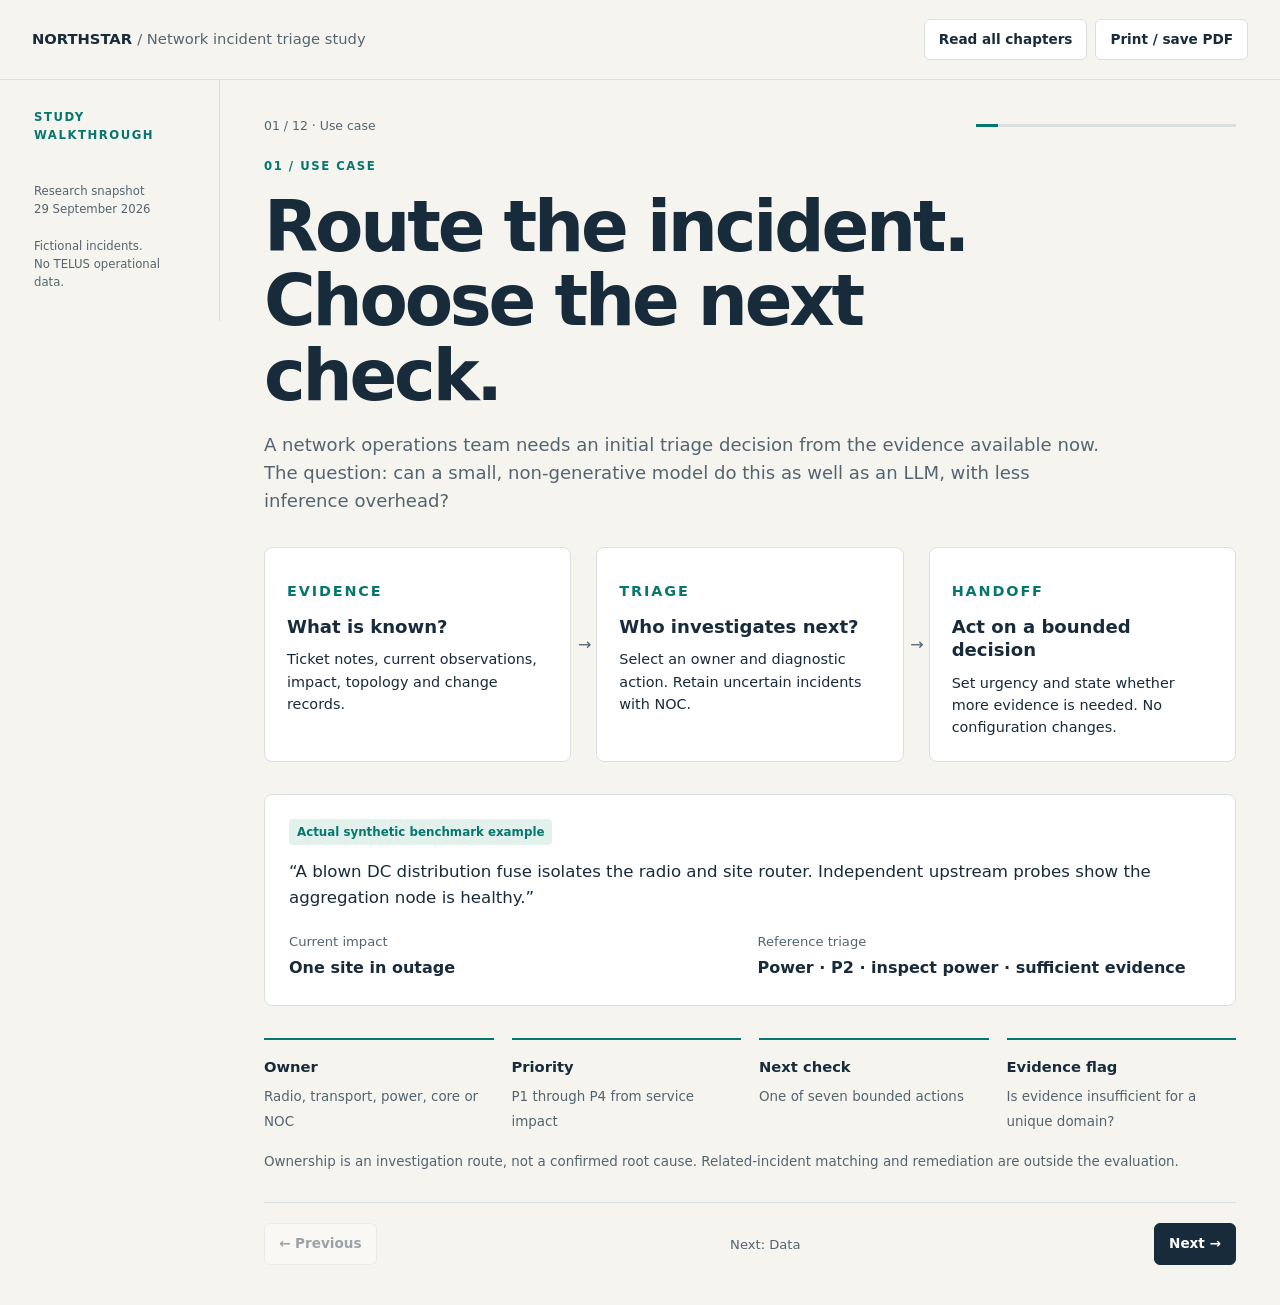
<file: docs/presentation/study-walkthrough.template.html>
<!doctype html>
<html lang="en">
<head>
<meta charset="utf-8">
<meta name="viewport" content="width=device-width,initial-scale=1">
<meta name="description" content="An evidence-based walkthrough of synthetic network incident triage: rules, System One models, Luna and a trained small encoder.">
<title>Incident triage | Northstar study</title>
<style>
:root{color-scheme:light;--paper:#f5f4ef;--surface:#fff;--ink:#182b3b;--muted:#536571;--line:#d8dfde;--accent:#06776f;--accent-light:#e2f1ec;--encoder:#127b72;--llm:#6455a6;--system:#49739b;--rules:#65747a;--warn:#a75017;--warn-light:#fff0df;--bad:#a33340;--bad-light:#fbe9ec;--disabled:#e1e5e5;--focus:#087dba;--max:1120px}
*{box-sizing:border-box}html{scroll-behavior:smooth}body{margin:0;background:var(--paper);color:var(--ink);font-family:ui-sans-serif,system-ui,-apple-system,BlinkMacSystemFont,"Segoe UI",sans-serif;font-size:16px;line-height:1.55}button,select,input{font:inherit}button,a,select,input{touch-action:manipulation}button,select{cursor:pointer}button{color:inherit}a{color:var(--accent);text-underline-offset:3px}button:focus-visible,a:focus-visible,select:focus-visible,input:focus-visible,summary:focus-visible{outline:3px solid var(--focus);outline-offset:4px}button:disabled{opacity:.4;cursor:default}[hidden]{display:none!important}h1,h2,h3,p{margin:0}h1{font-size:clamp(2.5rem,5.5vw,4.65rem);line-height:1.06;letter-spacing:-.045em;font-weight:650;max-width:850px}h2{font-size:clamp(1.85rem,3.5vw,2.85rem);line-height:1.13;letter-spacing:-.032em;font-weight:650;max-width:900px}h3{font-size:1.13rem;line-height:1.3;font-weight:650}p+p{margin-top:12px}code{font-size:.9em;overflow-wrap:anywhere}small,.small{font-size:.82rem;line-height:1.45}.muted{color:var(--muted)}.eyebrow{font-size:.73rem;letter-spacing:.13em;text-transform:uppercase;font-weight:700;color:var(--accent)}.lede{font-size:1.13rem;color:var(--muted);max-width:800px;margin-top:18px}.shell{max-width:1440px;margin:auto}.topbar{display:flex;align-items:center;justify-content:space-between;gap:16px;padding:19px 32px;border-bottom:1px solid var(--line);background:var(--paper)}.brand{font-size:.92rem;font-weight:650}.brand span{font-weight:400;color:var(--muted)}.tools{display:flex;gap:8px;flex-wrap:wrap}.button{border:1px solid var(--line);background:var(--surface);padding:9px 14px;border-radius:6px;font-size:.85rem;font-weight:550;min-height:40px}.button:hover{border-color:var(--accent)}.button.primary{background:var(--ink);color:#fff;border-color:var(--ink)}.layout{display:grid;grid-template-columns:220px minmax(0,1fr)}.sidebar{padding:28px 16px 30px 24px;border-right:1px solid var(--line);align-self:start;position:sticky;top:0}.sidebar .eyebrow{margin:0 0 14px 10px}.chapters{display:grid;gap:3px}.chapter-button{border:0;background:transparent;padding:10px;display:flex;gap:10px;text-align:left;align-items:start;border-radius:6px;font-size:.83rem;line-height:1.3;min-height:40px}.chapter-button .number{font-variant-numeric:tabular-nums;color:var(--muted);font-size:.72rem;margin-top:2px}.chapter-button[aria-current="step"]{background:var(--accent-light);color:var(--accent);font-weight:650}.chapter-button:hover{background:#e9edeb}.sidebar-note{font-size:.73rem;color:var(--muted);margin:24px 10px 0}.content{padding:36px 44px 20px;min-width:0;max-width:var(--max)}.chapter{padding-bottom:30px}.chapter-head{margin-bottom:28px}.chapter-head .eyebrow{margin-bottom:14px}.chapter-head p{max-width:850px}.chapter-count{display:flex;justify-content:space-between;align-items:center;gap:12px;color:var(--muted);font-size:.78rem;margin-bottom:22px}.progress-track{height:3px;flex:1;background:var(--line);max-width:260px;overflow:hidden}.progress-fill{height:100%;background:var(--accent);transition:width .22s}.footer-nav{display:flex;align-items:center;justify-content:space-between;border-top:1px solid var(--line);padding:20px 0;gap:18px}.footer-nav .small{flex:1;text-align:center;color:var(--muted)}.grid{display:grid;grid-template-columns:repeat(2,minmax(0,1fr));gap:26px}.three{grid-template-columns:repeat(3,minmax(0,1fr))}.four{grid-template-columns:repeat(4,minmax(0,1fr))}.stack{display:grid;gap:20px}.block{padding-top:20px;border-top:1px solid var(--line)}.block h3{margin-bottom:10px}.callout{margin-top:24px;padding:16px 20px;border-left:3px solid var(--accent);background:var(--accent-light)}.callout.warning{border-left-color:var(--warn);background:var(--warn-light)}.callout p{max-width:850px}.metric{padding:18px 0;border-top:2px solid var(--line)}.metric .value{font-size:2.4rem;line-height:1.1;font-weight:650;letter-spacing:-.025em;font-variant-numeric:tabular-nums;margin:9px 0}.metric .label{color:var(--muted);font-size:.86rem}.metric .detail{font-size:.82rem;color:var(--muted)}.decision-band{display:grid;grid-template-columns:repeat(4,minmax(0,1fr));gap:18px;margin-top:32px}.decision-band > div{padding-top:16px;border-top:2px solid var(--accent)}.decision-band strong{display:block;font-size:.92rem;margin-bottom:5px}.decision-band span{color:var(--muted);font-size:.84rem}.flow{display:grid;grid-template-columns:repeat(3,minmax(0,1fr));gap:25px;margin:32px 0}.flow-stage{position:relative;padding:22px;background:var(--surface);border:1px solid var(--line);border-radius:8px}.flow-stage:not(:last-child)::after{content:'→';position:absolute;right:-21px;top:40%;color:var(--muted)}.flow-stage .eyebrow{margin-bottom:12px}.flow-stage p{font-size:.9rem;margin-top:10px}.evidence-box{background:var(--surface);padding:24px;border:1px solid var(--line);border-radius:8px;min-width:0}.evidence-box h3{margin-bottom:12px}.quote{font-size:1.04rem;line-height:1.55}.tag{display:inline-block;border-radius:4px;background:var(--accent-light);padding:4px 8px;font-size:.74rem;color:var(--accent);font-weight:600}.tag.warning{color:var(--warn);background:var(--warn-light)}.tag.llm{color:var(--llm);background:#eeebf7}.tag.neutral{color:var(--muted);background:#edf0f0}.controls{display:flex;gap:18px;align-items:end;flex-wrap:wrap;margin:22px 0}.field{display:grid;gap:6px;min-width:180px;flex:1}.field label,.field .label{font-size:.8rem;font-weight:600;color:var(--muted)}select{width:100%;border:1px solid var(--line);border-radius:6px;background:var(--surface);color:var(--ink);padding:10px 32px 10px 10px;min-height:44px}.segmented{display:flex;gap:4px;flex-wrap:wrap}.segmented button{border:1px solid var(--line);background:var(--surface);padding:9px 13px;border-radius:6px;font-size:.85rem;min-height:42px}.segmented button[aria-pressed="true"]{background:var(--ink);border-color:var(--ink);color:#fff}.chart{margin-top:20px}.bar-row{display:grid;grid-template-columns:minmax(135px,1.1fr) minmax(80px,2.5fr) 112px;align-items:center;gap:15px;padding:13px 0;border-bottom:1px solid var(--line)}.bar-label{font-size:.9rem;font-weight:600;line-height:1.25}.bar-label small{display:block;color:var(--muted);font-weight:400;margin-top:4px}.bar-track{height:23px;background:#e9eeec;position:relative;overflow:hidden;border-radius:2px}.bar-fill{height:100%;background:var(--system);transition:width .32s ease;min-width:0}.bar-fill.encoder{background:var(--encoder)}.bar-fill.llm{background:var(--llm)}.bar-fill.rules{background:var(--rules)}.bar-value{text-align:right;line-height:1.25;font-variant-numeric:tabular-nums;font-size:.94rem;font-weight:650}.bar-value small{display:block;color:var(--muted);font-weight:400;margin-top:4px}.bar-axis{display:grid;grid-template-columns:minmax(135px,1.1fr) minmax(80px,2.5fr) 112px;gap:15px;font-size:.75rem;color:var(--muted);margin-top:8px}.bar-axis .ticks{display:flex;justify-content:space-between}.chart-caption{margin:18px 0 0;font-size:.84rem;color:var(--muted)}table{width:100%;border-collapse:collapse;font-size:.88rem;line-height:1.4}th,td{padding:12px 10px;text-align:left;border-bottom:1px solid var(--line);vertical-align:top}th{font-size:.75rem;color:var(--muted);font-weight:650}th:first-child,td:first-child{padding-left:0}th:last-child,td:last-child{padding-right:0}.num{text-align:right;font-variant-numeric:tabular-nums;white-space:nowrap}.table-wrap{overflow-x:auto}.key-table td:first-child{font-weight:600;min-width:110px}.summary-row{display:flex;flex-wrap:wrap;gap:20px;justify-content:space-between;border-top:1px solid var(--line);padding-top:14px;margin-top:20px;font-size:.88rem}.list{margin:8px 0 0;padding-left:20px}.list li{padding:4px 0}.model-grid{display:grid;grid-template-columns:repeat(2,minmax(0,1fr));gap:20px}.model{padding:20px 0;border-top:2px solid var(--line)}.model h3{margin:10px 0 6px}.model p{font-size:.9rem;color:var(--muted)}.model code{font-size:.78rem}.step-list{counter-reset:steps;list-style:none;padding:0;margin:20px 0}.step-list li{display:grid;grid-template-columns:36px 1fr;gap:15px;padding:18px 0;border-top:1px solid var(--line)}.step-list li::before{counter-increment:steps;content:counter(steps,decimal-leading-zero);color:var(--accent);font-weight:650;font-size:.85rem}.step-list p{color:var(--muted);font-size:.9rem;margin-top:6px}.result-triple{font-size:1.17rem;font-weight:650;line-height:1.5;overflow-wrap:anywhere}.packet-details{display:grid;gap:10px;font-size:.88rem}.packet-details .observation{padding-left:14px;border-left:2px solid var(--line)}.packet-details .time{display:block;color:var(--muted);font-size:.75rem;margin-top:4px}.prediction{display:flex;flex-wrap:wrap;gap:5px}.prediction span{padding:3px 6px;background:#edf0f0;border-radius:4px;font-size:.8rem}.prediction .mismatch{background:var(--bad-light);color:var(--bad);font-weight:650}.status{font-size:.78rem;color:var(--accent);font-weight:650}.status.wrong{color:var(--bad)}details{margin-top:18px;border-top:1px solid var(--line);padding-top:12px}summary{cursor:pointer;font-size:.88rem;font-weight:550}pre{white-space:pre-wrap;overflow-wrap:anywhere;font-size:.78rem;line-height:1.5;background:var(--surface);padding:16px;border:1px solid var(--line);max-height:500px;overflow:auto}.dot-grid{display:grid;grid-template-columns:repeat(18,minmax(0,1fr));gap:5px;margin:24px 0 16px}.dot{aspect-ratio:1;max-height:34px;background:var(--disabled);border-radius:3px}.dot.correct{background:var(--encoder)}.dot.error{background:var(--bad)}.legend{display:flex;gap:20px;flex-wrap:wrap;font-size:.8rem;color:var(--muted)}.swatch{display:inline-block;width:11px;height:11px;margin-right:7px;border-radius:2px;background:var(--disabled)}.swatch.correct{background:var(--encoder)}.swatch.error{background:var(--bad)}input[type=range]{width:100%;accent-color:var(--accent);min-height:36px}.range-label{display:flex;justify-content:space-between;gap:12px;font-size:.9rem}.range-label output{font-weight:650}.coverage-metrics{display:grid;grid-template-columns:repeat(3,minmax(0,1fr));gap:24px}.recommendation{margin-top:30px;border-top:3px solid var(--accent);padding-top:20px}.source-list{display:grid;grid-template-columns:repeat(2,minmax(0,1fr));gap:14px 24px;margin-top:20px}.source-list a{font-size:.9rem}.source-list code{display:block;color:var(--muted);font-size:.69rem;margin-top:4px}.notes{display:grid;grid-template-columns:repeat(2,minmax(0,1fr));gap:24px;margin-top:26px}.notes p{font-size:.86rem;color:var(--muted)}.reading .chapter{padding:46px 0;border-top:1px solid var(--line)}.reading .chapter:first-child{border-top:0;padding-top:0}.reading .footer-nav{display:none}.skip{position:absolute;left:12px;top:-80px;background:var(--surface);padding:10px;z-index:10}.skip:focus{top:12px}.noscript{padding:25px;color:var(--bad)}.print-only{display:none}.policy-result{padding:20px 24px;border-radius:8px;background:var(--accent-light);margin:16px 0}.policy-result strong{font-size:2.1rem;font-variant-numeric:tabular-nums}.policy-result p{font-size:.9rem;margin-top:5px}.divider{height:1px;background:var(--line);margin:25px 0}.answer-key{display:grid;grid-template-columns:repeat(2,minmax(0,1fr));gap:15px;margin-top:18px}.answer-key .small{color:var(--muted)}.answer-key strong{display:block;font-size:1rem;margin-top:3px}.chapter:focus{outline:0}
@media(min-width:1500px){.content{padding-left:60px;padding-right:60px}}@media(max-width:1000px){.layout{grid-template-columns:180px minmax(0,1fr)}.content{padding:30px 26px 18px}.sidebar{padding-left:12px}.three,.four{grid-template-columns:repeat(2,minmax(0,1fr))}.bar-row,.bar-axis{grid-template-columns:140px minmax(60px,1fr) 90px;gap:10px}}
@media(max-width:760px){.layout{display:block}.sidebar{position:static;padding:12px 16px;border-right:0;border-bottom:1px solid var(--line)}.sidebar .eyebrow,.sidebar-note{display:none}.chapters{display:flex;overflow-x:auto;gap:4px;padding-bottom:4px}.chapter-button{flex:0 0 auto;max-width:180px;align-items:center}.chapter-button .number{margin:0}.topbar{padding:14px 18px;flex-wrap:wrap}.brand span{display:none}.content{padding:24px 20px 12px}.grid,.three,.four,.model-grid,.notes{grid-template-columns:1fr}.decision-band{grid-template-columns:repeat(2,minmax(0,1fr))}.flow{grid-template-columns:1fr;gap:20px}.flow-stage:not(:last-child)::after{content:'↓';right:50%;top:auto;bottom:-24px}.source-list{grid-template-columns:1fr}.lede{font-size:1rem}.bar-row,.bar-axis{grid-template-columns:minmax(110px,1fr) minmax(60px,1fr) 82px;gap:8px}.bar-label{font-size:.82rem}.bar-value{font-size:.86rem}.bar-value small{font-size:.72rem}.coverage-metrics{gap:12px}.metric .value{font-size:2rem}.dot-grid{grid-template-columns:repeat(9,minmax(0,1fr))}.evidence-box{padding:18px}.table-wrap table{min-width:470px}.footer-nav .small{font-size:.72rem}.button{padding:9px 12px}}
@media(max-width:390px){.content{padding-left:14px;padding-right:14px}.bar-row,.bar-axis{grid-template-columns:100px minmax(40px,1fr) 72px;gap:7px}.bar-label{font-size:.77rem}.bar-value{font-size:.8rem}.decision-band{gap:14px}.coverage-metrics{grid-template-columns:1fr}.coverage-metrics .metric{padding:10px 0}.coverage-metrics .value{font-size:1.8rem}.source-list{overflow-wrap:anywhere}}
@media(prefers-reduced-motion:reduce){*{scroll-behavior:auto!important;transition:none!important}}
@media print{@page{size:A4 landscape;margin:14mm}body{background:#fff;font-size:11px}.topbar,.sidebar,.footer-nav,.chapter-count,.controls,.no-print{display:none!important}.layout{display:block}.content{padding:0;max-width:none}.chapter,.reading .chapter{display:block!important;break-before:page;padding:0;border:0}.chapter:first-child{break-before:auto}.chapter-head{margin-bottom:18px}h1{font-size:38px}h2{font-size:28px}h3{font-size:14px}.lede{font-size:13px}.callout{padding:10px 14px}.chart{margin-top:12px}.bar-row{padding:8px 0}.metric .value{font-size:28px}.evidence-box{padding:14px}.grid,.model-grid{gap:18px}.flow{margin:20px 0}.chapter{break-inside:avoid}.source-list{gap:8px 20px}.source-list code{font-size:8px}.print-only{display:block}.dot-grid{grid-template-columns:repeat(18,minmax(0,1fr))}.coverage-metrics{grid-template-columns:repeat(3,minmax(0,1fr))}.table-wrap{overflow:visible}pre{max-height:none}.notes p{font-size:11px}}
@media print{
  @page{size:A4 portrait;margin:13mm}
  body{font-size:11px;line-height:1.45}
  h1{font-size:36px}h2{font-size:26px}h3{font-size:14px}
  .chapter,.reading .chapter{break-inside:auto;padding-bottom:0}
  .chapter-head{margin-bottom:18px}.chapter-head .eyebrow{margin-bottom:10px}
  .lede{font-size:13px;margin-top:12px}.eyebrow{font-size:9px}
  .flow{grid-template-columns:repeat(3,minmax(0,1fr));gap:18px;margin:18px 0}
  .flow-stage{padding:14px}.flow-stage p,.model p,.block p,.step-list p{font-size:11px}
  .flow-stage:not(:last-child)::after{content:'→';right:-16px;top:40%;bottom:auto}
  .grid,.model-grid,.notes{grid-template-columns:repeat(2,minmax(0,1fr));gap:18px}
  .three{grid-template-columns:repeat(3,minmax(0,1fr))}
  .decision-band{grid-template-columns:repeat(4,minmax(0,1fr));margin-top:20px;gap:12px}
  .decision-band strong,.decision-band span,.metric .label,.metric .detail{font-size:10px}
  .quote{font-size:12px}.small,small,.chart-caption,.summary-row,.list{font-size:10px}
  .chart-caption{margin-top:12px}.callout{margin-top:16px}.block{padding-top:14px}
  table{font-size:10px}th{font-size:9px}th,td{padding:9px 6px}
  .table-wrap table{min-width:0}.bar-row,.bar-axis{grid-template-columns:150px minmax(80px,1fr) 76px;gap:10px}
  .bar-label,.bar-value{font-size:11px}.bar-label small,.bar-value small{font-size:9px}
  .bar-track{height:18px}.bar-axis{font-size:9px}.packet-details{font-size:10px}
  .packet-details .time{font-size:9px}.result-triple{font-size:14px}.prediction span{font-size:9px}
  .source-list{grid-template-columns:repeat(2,minmax(0,1fr));gap:12px 20px}
  .source-list a{font-size:11px}.source-list code{font-size:8px}
  .step-list li{padding:12px 0}.recommendation{margin-top:20px;padding-top:14px}
  #conclusions details{break-before:page;border:0;padding-top:0}
}
</style>
</head>
<body>
<a class="skip" href="#main">Skip to study</a>
<div class="shell">
<header class="topbar">
  <div class="brand">NORTHSTAR <span>/ Network incident triage study</span></div>
  <div class="tools"><button class="button" id="view-toggle" type="button" aria-pressed="false">Read all chapters</button><button class="button" id="print" type="button">Print / save PDF</button></div>
</header>
<div class="layout">
<aside class="sidebar"><p class="eyebrow">Study walkthrough</p><nav class="chapters" id="chapters" aria-label="Study chapters"></nav><p class="sidebar-note">Research snapshot<br>29 September 2026<br><br>Fictional incidents.<br>No TELUS operational data.</p></aside>
<main class="content" id="main">
<div class="chapter-count"><span id="chapter-count">01 / 12 · Use case</span><div class="progress-track" aria-hidden="true"><div class="progress-fill" id="progress" style="width:8.333%"></div></div></div>

<section class="chapter" id="use-case" aria-labelledby="use-case-title">
  <div class="chapter-head"><p class="eyebrow">01 / Use case</p><h1 id="use-case-title">Route the incident.<br>Choose the next check.</h1><p class="lede">A network operations team needs an initial triage decision from the evidence available now. The question: can a small, non-generative model do this as well as an LLM, with less inference overhead?</p></div>
  <div class="flow" aria-label="Triage process"><div class="flow-stage"><p class="eyebrow">Evidence</p><h3>What is known?</h3><p>Ticket notes, current observations, impact, topology and change records.</p></div><div class="flow-stage"><p class="eyebrow">Triage</p><h3>Who investigates next?</h3><p>Select an owner and diagnostic action. Retain uncertain incidents with NOC.</p></div><div class="flow-stage"><p class="eyebrow">Handoff</p><h3>Act on a bounded decision</h3><p>Set urgency and state whether more evidence is needed. No configuration changes.</p></div></div>
  <div class="evidence-box"><span class="tag">Actual synthetic benchmark example</span><p class="quote" style="margin-top:14px">“A blown DC distribution fuse isolates the radio and site router. Independent upstream probes show the aggregation node is healthy.”</p><div class="answer-key"><div><span class="small">Current impact</span><strong>One site in outage</strong></div><div><span class="small">Reference triage</span><strong>Power · P2 · inspect power · sufficient evidence</strong></div></div></div>
  <div class="decision-band"><div><strong>Owner</strong><span>Radio, transport, power, core or NOC</span></div><div><strong>Priority</strong><span>P1 through P4 from service impact</span></div><div><strong>Next check</strong><span>One of seven bounded actions</span></div><div><strong>Evidence flag</strong><span>Is evidence insufficient for a unique domain?</span></div></div>
  <p class="chart-caption">Ownership is an investigation route, not a confirmed root cause. Related-incident matching and remediation are outside the evaluation.</p>
</section>

<section class="chapter" id="data" aria-labelledby="data-title" hidden>
  <div class="chapter-head"><p class="eyebrow">02 / Data</p><h2 id="data-title">Explicit evidence. Controlled changes. Fictional incidents.</h2><p class="lede">The first benchmark uses repeated scenario templates. Later paired cases test whether models respond to evidence, rather than recognizing domain words.</p></div>
  <div class="table-wrap"><table><thead><tr><th>Original set</th><th class="num">Incidents</th><th class="num">Authored families</th><th>Role</th></tr></thead><tbody><tr><td>Training</td><td class="num">600</td><td class="num">30</td><td>Excluded from zero-shot scoring; used to train the first encoder</td></tr><tr><td>Validation</td><td class="num">220</td><td class="num">11</td><td>Error analysis and configuration selection</td></tr><tr><td>Test</td><td class="num">220</td><td class="num">11</td><td>Different authored families; inspected during earlier work</td></tr><tr><td>Challenge</td><td class="num">24</td><td class="num">4 archetypes</td><td>12 paired interventions</td></tr></tbody></table></div>
  <div class="grid" style="margin-top:26px"><div class="block"><h3>Public input</h3><p>Decision time, observation text and timestamps, service status and site count, a partial topology graph, and change status or scope. The original records also include a ticket.</p><p class="small muted">Models receive facts, policy and allowed decisions. Reference labels, family IDs and rationales stay outside prediction requests.</p></div><div class="block"><h3>Paired evidence intervention</h3><p>Keep fault vocabulary present in both cases. Change one fact: confirmed versus ruled-out fault, stale versus current evidence, connected versus unrelated dependency, or verified versus uncertain recovery.</p><p class="small muted">A complete pair requires both variants to pass.</p></div></div>
  <div class="callout warning"><p><strong>1,064 records do not mean 1,064 independent scenarios.</strong> Each regular family has 20 correlated realizations. All data is AI-assisted synthetic material, and the labels lack independent network-specialist certification.</p></div>
  <div class="summary-row"><span>Later accepted training: <strong>118 incidents / 59 pairs</strong></span><span>Later accepted development: <strong>54 incidents / 27 pairs</strong></span></div>
  <p class="chart-caption">The later cohort remains inspected development material. Disjoint IDs and family names do not establish semantic independence or a fresh holdout.</p>
</section>

<section class="chapter" id="policy" aria-labelledby="policy-title" hidden>
  <div class="chapter-head"><p class="eyebrow">03 / Policy and baseline</p><h2 id="policy-title">Code handles urgency. Evidence determines the route.</h2><p class="lede">The fictional policy makes priority deterministic when structured impact is reliable. The baseline adds simple keyword routing tailored to these templates.</p></div>
  <div class="grid"><div><h3>Try the priority policy</h3><div class="controls"><div class="field"><label for="impact-status">Service impact</label><select id="impact-status"><option value="outage">Outage</option><option value="degraded">Degraded</option><option value="unknown">Unknown</option><option value="none">No current unplanned impact</option></select></div><div class="field"><label for="site-count">Affected sites: <output id="sites-output">1</output></label><input id="site-count" type="range" min="1" max="20" value="1"></div></div><div class="policy-result" aria-live="polite"><strong id="policy-priority">P2</strong><p id="policy-description">Outage at 1–9 sites.</p></div><p class="small muted">This calculator demonstrates policy only. It does not run a model or extract impact from ticket text. Site count is ignored for unknown or no current unplanned impact.</p></div><div class="table-wrap"><table class="key-table"><thead><tr><th>Priority</th><th>Trigger</th></tr></thead><tbody><tr><td>P1</td><td>Outage at 10 or more sites</td></tr><tr><td>P2</td><td>Outage at 1–9 sites, or degradation at 10 or more</td></tr><tr><td>P3</td><td>Other degradation or unknown impact</td></tr><tr><td>P4</td><td>No current unplanned impact</td></tr></tbody></table></div></div>
  <div class="grid" style="margin-top:26px"><div class="block"><h3>Intended routing policy</h3><p>Use current, independent evidence for a unique investigating domain. Missing, stale or conflicting evidence stays with NOC. Verified recovery or fully explained maintenance can lead to monitoring.</p><p class="small muted">Change timing and physical proximity alone do not establish cause.</p></div><div class="block"><h3>Implemented baseline</h3><ol class="list small"><li>Compute priority from structured impact.</li><li>No current impact: NOC / monitor.</li><li>Unknown impact or uncertainty phrases: NOC / gather evidence or verify change.</li><li>Scan observation keywords in order: power, core, transport, radio.</li><li>No match: NOC / gather evidence.</li></ol></div></div>
  <div class="callout"><p><strong>Baseline strength depends on the data.</strong> Keyword rules score 200/220 on each main split. Each set’s 20 misses come from one family. The implementation does not reason over graph dependencies.</p></div>
</section>

<section class="chapter" id="models" aria-labelledby="models-title" hidden>
  <div class="chapter-head"><p class="eyebrow">04 / Models and design</p><h2 id="models-title">Compare complete configurations, not architecture labels.</h2><p class="lede">System One candidates score bounded choices. Luna provides a practical LLM reference because ticket classification and routing already use LLMs in our environment.</p></div>
  <div class="model-grid"><article class="model"><span class="tag neutral">Hosted typed decisions</span><h3>Jev</h3><p>Resolved to <code>jev-1.13.0</code>. A general decision-trained service with a fast hosted path.</p></article><article class="model"><span class="tag neutral">Local decision-trained model</span><h3>Kev-4B</h3><p>Pinned Kev checkpoint, based on Qwen3.5-4B. Tests whether a local decision model transfers without Northstar training.</p></article><article class="model"><span class="tag neutral">Local multilingual checkpoint</span><h3>Laya</h3><p>The multilingual checkpoint was selected for packet context capacity. The tested variant and serving path define the result.</p></article><article class="model"><span class="tag neutral">Local encoder and decision head</span><h3>CLM-8B</h3><p>Original decision head with a Mac MLX encoder. Numerical equivalence to upstream vLLM serving is unverified.</p></article></div>
  <div class="block" style="margin-top:18px"><span class="tag llm">Autoregressive reference</span><h3 style="margin-top:12px">GPT-6 Luna through Fuel iX</h3><p>Requested <code>gpt-6-luna</code>, resolved to <code>gpt-6-luna-2026-09-22</code>. A lower-cost chat-model reference returns four JSON labels from the same public facts and choices. The original benchmark requested <code>reasoning_effort=none</code>.</p></div>
  <div class="grid" style="margin-top:24px"><div class="block"><h3>What zero-shot means here</h3><p>No Northstar training examples or task-specific few-shot examples. Released checkpoints can already have decision training on other tasks.</p></div><div class="block"><h3>How a case passes</h3><p>All four accepted decisions must match. A failed, malformed or missing response counts as wrong. Field scores and complete pairs expose hidden weaknesses.</p></div></div>
  <p class="chart-caption">Typed System One requests and Luna’s chat prompt differ. RLCD is TypeSafe’s training method, not an architecture shared by all candidates. The comparison does not isolate architecture alone.</p>
</section>

<section class="chapter" id="zero-shot" aria-labelledby="zero-title" hidden>
  <div class="chapter-head"><p class="eyebrow">05 / Zero-shot results</p><h2 id="zero-title">Laya and CLM did not transfer under this protocol.</h2><p class="lede">Rules and Luna led complete decisions. Jev and Kev showed useful capability, but changed rank across the two regular sets.</p></div>
  <div class="controls"><div class="field"><label for="zero-cohort">Evaluation set</label><select id="zero-cohort"><option value="validation">Validation · 220 incidents</option><option value="test" selected>Test · 220 incidents</option><option value="challenge">Challenge · 24 incidents</option></select></div><div class="field"><label for="zero-metric">Decision metric</label><select id="zero-metric"><option value="joint_correct">All four decisions</option><option value="initial_owner">Owner</option><option value="priority">Priority</option><option value="next_check">Next check</option><option value="insufficient_evidence">Evidence flag</option></select></div></div>
  <h3 id="zero-plot-title">Test · all four decisions</h3><div class="chart" id="zero-chart" role="img" aria-label="Zero-shot decision scores"></div><p class="chart-caption" id="zero-caption" aria-live="polite"></p>
  <div class="grid" style="margin-top:25px"><div class="block"><h3>The weakness is visible by field</h3><p>Laya and CLM answered “insufficient evidence” on every case. Laya missed all 31 P1 cases; CLM missed 30. These were completed predictions, not failed requests.</p></div><div class="block"><h3>The leaders still have limits</h3><p>Luna’s test lead over rules is just 2/220. Family-grouped uncertainty includes no advantage. Jev and Kev each pass 6/12 challenge pairs, failing the change-timing and topology interventions.</p></div></div>
  <div class="callout warning"><p><strong>Supported finding:</strong> the tested Laya and CLM configurations are ineffective zero-shot here. This does not prove that every checkpoint or a task-trained version will fail.</p></div>
</section>

<section class="chapter" id="first-encoder" aria-labelledby="first-title" hidden>
  <div class="chapter-head"><p class="eyebrow">06 / First encoder and Jev controls</p><h2 id="first-title">Perfect template scores did not survive harder evidence.</h2><p class="lede">A frozen 22.7M-parameter MiniLM encoder with a trained linear head removes generation at inference. The first result looked strong until we tested new paired mechanisms.</p></div>
  <div class="controls"><div class="field"><label for="original-cohort">Original evaluation set</label><select id="original-cohort"><option value="validation">Validation · 220 incidents</option><option value="test" selected>Test · 220 incidents</option><option value="challenge">Challenge · 24 incidents</option></select></div></div><h3 id="original-plot-title">Test · all four decisions</h3><div class="chart" id="original-chart" role="img" aria-label="Original encoder, Luna and rules scores"></div><p class="chart-caption">The encoder learns seven owner/check/evidence dispositions from 600 template realizations. Code supplies priority. Its post-hoc policy guards were added after inspecting six challenge errors.</p>
  <div class="grid" style="margin-top:24px"><div class="block"><h3>New 16-case development cohort</h3><p>The original encoder falls to <strong>8/16</strong>, including after the later label corrections. Its renderer omits observation timestamps and graph edges. Old test and challenge data were already inspected.</p></div><div class="block"><h3>Jev interface changes did not fix transfer</h3><p>On the original 220-case validation cohort, original Jev with policy priority scores <strong>159/220</strong>, compact input <strong>141/220</strong>, and decomposition <strong>120/220</strong>.</p><p class="small muted">The original and compact policy-priority results are offline diagnostics. A repeated original Jev run includes one counted HTTP failure. These are development comparisons, not the zero-shot table’s original runs.</p></div></div>
  <div class="callout"><p><strong>The next experiment focused on training and representation.</strong> Keep failures visible, retain the original configurations, and teach positive, negative, stale and conflicting evidence with separate paired examples.</p></div>
</section>

<section class="chapter" id="training" aria-labelledby="training-title" hidden>
  <div class="chapter-head"><p class="eyebrow">07 / Teacher training</p><h2 id="training-title">Use LLMs offline. Serve an encoder locally.</h2><p class="lede">Luna labels public evidence packets. Sol audits selected training families and all new development cases. The deployed classifier needs no autoregressive call.</p></div>
  <div class="flow"><div class="flow-stage"><p class="eyebrow">Offline review</p><h3>Luna + Sol</h3><p>Blind to author references and prior predictions. Check evidence citations, schema and policy. Preserve disagreements and every attempt.</p></div><div class="flow-stage"><p class="eyebrow">Training</p><h3>MiniLM + head</h3><p>Frozen 384-dimensional embeddings plus 21 structured flags. Compare text-only and end-to-end fine-tuning.</p></div><div class="flow-stage"><p class="eyebrow">Inference</p><h3>Seven-way decision + priority</h3><p>Read public inputs and local artifacts. Select a supported disposition; code computes urgency from impact.</p></div></div>
  <ol class="step-list"><li><div><h3>Improve the renderer and learn from reviewed pairs</h3><p>Retain observation age, conflicts, graph edges and change facts. The first accepted teacher training release has 58 incidents; development agreement rises from 8/16 to 13/16.</p></div></li><li><div><h3>Check optimization, then reduce regularization</h3><p>All five fits converge. L2 = 0.001 reaches 58/58 training and 14/16 development. Lower values do not improve development.</p></div></li><li><div><h3>Expand training and test transfer</h3><p>Add 60 training and 40 development incidents. Sol audits 16 fixed new training cases and all 40 new development cases. Accepted totals: 118 training and 54 development.</p></div></li></ol>
  <div class="callout warning"><p><strong>One development pair is excluded.</strong> Luna selects core / verify change; Sol selects core / inspect core. The former falls outside the seven coupled dispositions. Both variants remain in the evidence, and 54/54 Luna agreement covers only the accepted cohort.</p></div>
  <p class="chart-caption">The latest teachers resolve to Luna 2026-09-22 and Sol 2026-09-29. Initial overlapping reviews hit 24 rate limits; paced continuation completes the reviews. First-valid selection does not consult author labels. No development case enters gradient training, but development selects heads and epochs.</p>
</section>

<section class="chapter" id="transfer" aria-labelledby="transfer-title" hidden>
  <div class="chapter-head"><p class="eyebrow">08 / Expanded transfer results</p><h2 id="transfer-title">The expanded encoder improves. Luna still leads.</h2><p class="lede">Compare every candidate on the same accepted inputs. These scores measure agreement with teacher-derived labels on inspected development.</p></div>
  <div class="controls"><div class="field"><label for="transfer-cohort">Development cohort</label><select id="transfer-cohort"><option value="combined-development">Combined · 54 incidents / 27 pairs</option><option value="old-development">Old · 16 incidents / 8 pairs</option><option value="new-development">New · 38 incidents / 19 pairs</option></select></div><div class="field"><label for="transfer-metric">Metric</label><select id="transfer-metric"><option value="all_four_correct">All four decisions</option><option value="complete_pairs">Complete pairs</option><option value="initial_owner">Owner</option><option value="next_check">Next check</option><option value="insufficient_evidence">Evidence flag</option></select></div></div>
  <h3 id="transfer-plot-title">Combined development · all four decisions</h3><div class="chart" id="transfer-chart" role="img" aria-label="Transfer agreement scores"></div><p class="chart-caption" id="transfer-caption" aria-live="polite"></p>
  <div class="grid" style="margin-top:24px"><div class="block"><h3>Aggregate gain hides a routing cost</h3><p>The expanded head gains six correct cases and loses four versus the previous head: net +2. False domain assignments rise from <strong>1 to 5</strong>. False monitoring remains zero.</p></div><div class="block"><h3>Fine-tuning is not an automatic win</h3><p>Seed 17 reaches 36/38 on new cases but 11/16 on old cases. Combined scores are 47/54 and 46/54 for the two seeds. Epochs are selected on combined development.</p></div></div>
  <div class="callout"><p><strong>Structured evidence helps this configuration.</strong> The expanded head with 21 flags gets 48/54, versus 41/54 for text-only. Even text-only uses code for priority. The expanded head remains six decisions short of Luna at full coverage.</p></div>
  <p class="chart-caption">The expanded-minus-previous family-bootstrap 95% interval is −5.6 to +13.0 percentage points. The sample and development selection prevent a reliable claim of improvement or production accuracy.</p>
</section>

<section class="chapter" id="cases" aria-labelledby="cases-title" hidden>
  <div class="chapter-head"><p class="eyebrow">09 / Inspect the evidence</p><h2 id="cases-title">Fault vocabulary is not proof of a fault.</h2><p class="lede">Switch between paired incidents to see the evidence, teacher reference and saved predictions. No models run in this walkthrough.</p></div>
  <div class="controls"><div class="field" style="flex:2"><label for="case-family">Incident pair</label><select id="case-family"></select></div><div class="field"><label for="case-variant">Variant</label><select id="case-variant"><option value="0">A</option><option value="1">B</option></select></div></div>
  <div class="evidence-box"><div style="display:flex;justify-content:space-between;gap:12px;flex-wrap:wrap"><h3 id="case-heading"></h3><span class="tag neutral" id="case-impact"></span></div><div class="packet-details" id="case-evidence"></div><details><summary>Full public input</summary><pre id="case-json"></pre></details></div>
  <div class="block" style="margin-top:24px"><p class="small muted">Teacher-derived reference · Luna with Sol review</p><p class="result-triple" id="case-reference" style="margin-top:6px"></p></div>
  <div class="table-wrap" style="margin-top:16px"><table><thead><tr><th>Saved prediction</th><th>Owner · priority · next check · evidence insufficient?</th><th>Agreement</th></tr></thead><tbody id="case-predictions"></tbody></table></div>
  <p class="chart-caption" id="case-caption" aria-live="polite"></p>
</section>

<section class="chapter" id="runtime" aria-labelledby="runtime-title" hidden>
  <div class="chapter-head"><p class="eyebrow">10 / Latency and cost</p><h2 id="runtime-title">Millisecond local inference. An unresolved accuracy gap.</h2><p class="lede">The expanded encoder avoids generation and hosted token usage. The measurements show promising local inference performance, not a production service guarantee.</p></div>
  <div class="grid"><div class="metric"><p class="label">Expanded encoder · serial p95</p><p class="value" id="local-p95">5.5 ms</p><p class="detail">Apple M3 Pro / MPS. One resident process, full warmup, 540 measured incidents. Includes tokenization, flags, encoder and head.</p></div><div class="metric"><p class="label">Luna classifier · request p95</p><p class="value" id="luna-p95">3,234 ms</p><p class="detail">Fuel iX hosted path. 54 requests. Network and proxy latency included; deliberate pacing waits excluded.</p></div></div>
  <div class="controls"><div class="field"><label for="batch-size">Local batch size</label><select id="batch-size"><option value="1">1 · serial</option><option value="8">8</option><option value="16">16</option></select></div></div>
  <div class="three grid"><div class="metric"><p class="label">Batch p50</p><p class="value" id="batch-p50">4.5 ms</p></div><div class="metric"><p class="label">Batch p95</p><p class="value" id="batch-p95">5.5 ms</p></div><div class="metric"><p class="label">Observed incidents / second</p><p class="value" id="throughput">216</p></div></div><p class="chart-caption" id="batch-caption" aria-live="polite"></p>
  <div class="grid" style="margin-top:24px"><div class="block"><h3>Offline cost is still real</h3><p>The expanded review stage records <strong>331,751 tokens</strong>. Its separate Luna classifier records <strong>57,021 tokens</strong>. Failed rate limits provide no usage.</p><p class="small muted">These totals cover this expansion, not all prior study work. Fuel iX billing rates and invoice charges are unavailable.</p></div><div class="block"><h3>Local serving needs capacity</h3><p>Training, labels, memory, hardware and maintenance still cost money. The measured model load is <strong>444 ms</strong> inside an existing process, excluding interpreter and library initialization.</p></div></div>
  <div class="callout warning"><p><strong>Do not convert this into a cost or speedup promise.</strong> Queue delay, concurrency, peak capacity and full cold start were not tested. Local resident batches and hosted serial requests use different execution conditions.</p></div>
</section>

<section class="chapter" id="coverage" aria-labelledby="coverage-title" hidden>
  <div class="chapter-head"><p class="eyebrow">11 / Accuracy and coverage</p><h2 id="coverage-title">Zero observed errors can mean routing very little.</h2><p class="lede">Raise the expanded head’s maximum-probability threshold to defer more cases. This is an uncalibrated diagnostic on the same inspected development set.</p></div>
  <div class="range-label"><label for="threshold">Maximum predicted probability required</label><output id="threshold-output">No threshold</output></div><input id="threshold" type="range" min="0" max="7" value="0" step="1" aria-describedby="threshold-note">
  <div class="coverage-metrics" aria-live="polite"><div class="metric"><p class="label">Accepted incidents</p><p class="value" id="accepted">54 / 54</p></div><div class="metric"><p class="label">Coverage</p><p class="value" id="coverage-value">100%</p></div><div class="metric"><p class="label">Observed accepted errors</p><p class="value" id="accepted-errors">6</p></div></div>
  <div class="dot-grid" id="coverage-dots" role="img" aria-label="54 development incidents by acceptance and agreement"></div><div class="legend"><span><i class="swatch correct"></i>Accepted, agrees</span><span><i class="swatch error"></i>Accepted, disagrees</span><span><i class="swatch"></i>Deferred</span></div>
  <p class="chart-caption" id="coverage-caption" aria-live="polite"></p>
  <div class="callout warning" id="threshold-note"><p><strong>At 0.8, only 15/54 cases remain.</strong> They have zero observed errors, but coverage is 27.8%. This threshold was inspected on development, is not calibrated, and provides no operational error guarantee.</p></div>
  <p class="chart-caption">A probability of a selected disposition is not a verified probability that the operational action is correct. Abstaining on most cases does not meet the original full-coverage objective.</p>
</section>

<section class="chapter" id="conclusions" aria-labelledby="conclusions-title" hidden>
  <div class="chapter-head"><p class="eyebrow">12 / Findings and next steps</p><h2 id="conclusions-title">Keep the encoder path. Do not claim LLM parity yet.</h2><p class="lede">The study establishes a feasible low-latency inference path and a measurable transfer problem. It has not identified a model ready for unattended operational triage.</p></div>
  <div class="grid"><div class="block"><h3>What the evidence supports</h3><ul class="list"><li>Unmodified Laya and CLM fail this zero-shot task under the tested protocol.</li><li>Jev and Kev show useful routing, with significant family sensitivity.</li><li>A trained small encoder handles repeated templates well and improves with reviewed data and structured evidence.</li><li>The best expanded encoder reaches 48/54; the separately run Luna classifier reaches 54/54 accepted labels.</li></ul></div><div class="block"><h3>What remains unproven</h3><ul class="list"><li>Accuracy on real incident notes, incomplete telemetry and operational class frequencies.</li><li>Independent correctness of teacher-derived labels.</li><li>Calibrated automation coverage and severe-error bounds.</li><li>Production cost, cold start, load capacity and handoff quality.</li></ul></div></div>
  <div class="recommendation"><h3>Next research steps</h3><ol class="list"><li>Define valid owner/action combinations. The seven-class head cannot express every plausible triage decision.</li><li>Freeze the configuration before a new family-separated stress evaluation. Keep old cases for regressions.</li><li>Compare richer encoder training and stronger representations on the same new evidence, including negation, contradiction and graph dependencies.</li><li>Calibrate acceptance on development, then evaluate coverage and errors on untouched cases.</li><li>Obtain de-identified operational evidence and reviewed initial routing/action labels before a service pilot.</li></ol></div>
  <p class="chart-caption"><strong>Laya and CLM follow-up:</strong> verify the checkpoint and question interface, check CLM serving parity, then test supported task-specific training. This study trained MiniLM, not Laya or CLM. Keep Jev and Kev as decision-model research candidates; neither consistently matched rules or Luna.</p>
  <div class="callout warning"><p><strong>Current blocker: representative labeled operational incidents are unavailable.</strong> More synthetic tuning can test transfer, but cannot establish production equivalence to Luna or justify deployment for TELUS incidents.</p></div>
  <details open><summary>Reports and evidence</summary><p class="small muted" style="margin-top:12px">Frozen source links use the merged study snapshot. SHA-256 values identify the files used to build this walkthrough. Links need internet; the walkthrough and interactions work offline.</p><div class="source-list" id="sources"></div></details>
  <p class="chart-caption">Research snapshot: 29 September 2026. Complete-decision counts retain failed and missing records. This presentation contains saved results only, with no credentials or live model calls.</p>
</section>

<footer class="footer-nav"><button class="button" id="previous" type="button" disabled>← Previous</button><p class="small" id="next-label">Next: Data</p><button class="button primary" id="next" type="button">Next →</button></footer>
<noscript><p class="noscript">Enable JavaScript to use the chapter navigation and explore saved results.</p><style>.chapter[hidden]{display:block!important}.footer-nav{display:none}</style></noscript>
</main></div></div>
<script id="study-data" type="application/json">@@STUDY_DATA@@</script>
<script>
(() => {
  'use strict';
  const data = JSON.parse(document.getElementById('study-data').textContent);
  const $ = id => document.getElementById(id);
  const chapterNames = ['Use case','Data','Policy and rules','Models and design','Zero-shot results','First encoder','Teacher training','Transfer results','Case explorer','Latency and cost','Accuracy and coverage','Findings and next steps'];
  const chapters = [...document.querySelectorAll('.chapter')];
  let current = 0, reading = false;
  const format = n => n.toLocaleString('en-US', {maximumFractionDigits:1});
  const percent = (n,d) => `${format(n/d*100)}%`;
  const escape = value => String(value).replace(/[&<>"']/g, c => ({'&':'&amp;','<':'&lt;','>':'&gt;','"':'&quot;',"'":'&#39;'}[c]));
  const names = {baseline:'Rules baseline',jev:'Jev',kev:'Kev-4B',laya:'Laya',clm:'CLM-8B',gpt6_luna:'GPT-6 Luna','previous-head':'Previous frozen head','expanded-structured':'Expanded head + flags','expanded-text-only':'Expanded text-only','finetuned-17':'Fine-tuned MiniLM · seed 17','finetuned-29':'Fine-tuned MiniLM · seed 29','luna-classifier':'Luna · separate classifier'};
  const group = id => id.includes('luna') ? 'llm' : id==='baseline' ? 'rules' : ['jev','kev','laya','clm'].includes(id) ? '' : 'encoder';
  const fields = ['initial_owner','priority','next_check','insufficient_evidence'];
  const labels = {initial_owner:'owner',priority:'priority',next_check:'next check',insufficient_evidence:'evidence flag'};
  const friendly = value => ({ran:'Radio',noc:'NOC',core:'Core',power:'Power',transport:'Transport',inspect_radio:'Inspect radio',inspect_transport:'Inspect transport',inspect_power:'Inspect power',inspect_core:'Inspect core',gather_evidence:'Gather evidence',verify_change:'Verify change',monitor:'Monitor'}[value]||value);
  const nav = $('chapters');
  chapterNames.forEach((name,i) => {
    const button = document.createElement('button'); button.type='button'; button.className='chapter-button';button.dataset.index=i;
    button.innerHTML=`<span class="number">${String(i+1).padStart(2,'0')}</span><span>${name}</span>`;
    button.addEventListener('click',()=>show(i,true));nav.append(button);
  });
  function show(index,move=false) {
    current=Math.max(0,Math.min(chapters.length-1,index));
    chapters.forEach((c,i)=>{c.hidden=!reading&&i!==current;});
    [...nav.children].forEach((b,i)=>{if(i===current)b.setAttribute('aria-current','step');else b.removeAttribute('aria-current');});
    $('chapter-count').textContent=`${String(current+1).padStart(2,'0')} / 12 · ${chapterNames[current]}`;
    $('progress').style.width=`${(current+1)/chapters.length*100}%`;
    $('previous').disabled=current===0;$('next').disabled=current===chapters.length-1;
    $('next-label').textContent=current===chapters.length-1?'End of walkthrough':`Next: ${chapterNames[current+1]}`;
    if(move){history.replaceState(null,'',`#${chapters[current].id}`);if(reading)chapters[current].scrollIntoView({block:'start'});else window.scrollTo({top:0});}
  }
  $('previous').addEventListener('click',()=>show(current-1,true));$('next').addEventListener('click',()=>show(current+1,true));
  $('view-toggle').addEventListener('click',()=>{reading=!reading;document.body.classList.toggle('reading',reading);$('view-toggle').setAttribute('aria-pressed',String(reading));$('view-toggle').textContent=reading?'Guided walkthrough':'Read all chapters';show(current);});
  $('print').addEventListener('click',()=>window.print());
  document.addEventListener('keydown',event=>{if(reading||/INPUT|SELECT|TEXTAREA|BUTTON/.test(event.target.tagName)||event.altKey||event.ctrlKey||event.metaKey)return;if(event.key==='ArrowRight'){event.preventDefault();show(current+1,true);}if(event.key==='ArrowLeft'){event.preventDefault();show(current-1,true);}});
  function bars(target,rows,denominator,description) {
    target.innerHTML=rows.map(r=>`<div class="bar-row"><div class="bar-label">${escape(r.name)}${r.note?`<small>${escape(r.note)}</small>`:''}</div><div class="bar-track" aria-hidden="true"><div class="bar-fill ${r.group||''}" style="width:${r.value/denominator*100}%"></div></div><div class="bar-value">${percent(r.value,denominator)}<small>${r.value} / ${denominator}</small></div></div>`).join('')+'<div class="bar-axis" aria-hidden="true"><span></span><div class="ticks"><span>0%</span><span>50%</span><span>100%</span></div><span></span></div>';
    target.setAttribute('aria-label',`${description}. ${rows.map(r=>`${r.name}: ${r.value} of ${denominator}`).join('; ')}.`);
  }
  function priority() {
    const status=$('impact-status').value,n=Number($('site-count').value);let p='P3',explanation='Unknown impact.';
    if(status==='none'){p='P4';explanation='No current unplanned impact.';}
    else if(status==='outage'&&n>=10){p='P1';explanation='Outage at 10 or more sites.';}
    else if(status==='outage'&&n>0){p='P2';explanation='Outage at 1–9 sites.';}
    else if(status==='degraded'&&n>=10){p='P2';explanation='Degradation at 10 or more sites.';}
    else if(status==='degraded'){explanation='Other degradation.';}
    $('sites-output').textContent=n;$('policy-priority').textContent=p;$('policy-description').textContent=explanation;
  }
  $('impact-status').addEventListener('change',priority);$('site-count').addEventListener('input',priority);
  function zeroChart() {
    const split=$('zero-cohort').value,key=$('zero-metric').value,s=data.zero[split];
    $('zero-plot-title').textContent=`${split[0].toUpperCase()+split.slice(1)} · ${$('zero-metric').selectedOptions[0].textContent.toLowerCase()}`;
    const rows=['gpt6_luna','baseline','jev','kev','laya','clm'].map(id=>({name:names[id],value:key==='joint_correct'?s.models[id].joint_correct:s.models[id].field_correct[key],group:group(id)}));
    bars($('zero-chart'),rows,s.records,`Zero-shot ${split}, ${key==='joint_correct'?'complete decisions':labels[key]}`);
    $('zero-caption').textContent=split==='challenge'?'Complete challenge pairs: Luna 11/12; rules 9/12; Jev 6/12; Kev 6/12; Laya 0/12; CLM 0/12. Both cases must pass.':'All four decisions must match for complete incident accuracy. Regular sets have 11 families with 20 correlated realizations per family. Field scores are not complete incident scores.';
  }
  $('zero-cohort').addEventListener('change',zeroChart);$('zero-metric').addEventListener('change',zeroChart);
  function originalChart(){const split=$('original-cohort').value,s=data.original[split];$('original-plot-title').textContent=`${split[0].toUpperCase()+split.slice(1)} · all four decisions`;bars($('original-chart'),[{name:'Original MiniLM',note:'Trained head + policy priority',value:s.models.raw.all_four_correct,group:'encoder'},{name:'MiniLM + policy guards',note:'Challenge guards added post-hoc',value:s.models.guarded.all_four_correct,group:'encoder'},{name:'GPT-6 Luna',value:data.zero[split].models.gpt6_luna.joint_correct,group:'llm'},{name:'Rules baseline',value:data.zero[split].models.baseline.joint_correct,group:'rules'}],s.records,`Original ${split} complete decisions`);}
  $('original-cohort').addEventListener('change',originalChart);
  function transferChart(){const cohort=$('transfer-cohort').value,key=$('transfer-metric').value,s=data.transfer[cohort],denominator=key==='complete_pairs'?s['expanded-structured'].pairs:s['expanded-structured'].records;const ids=['previous-head','expanded-structured','expanded-text-only','finetuned-17','finetuned-29','luna-classifier'];$('transfer-plot-title').textContent=`${cohort.split('-')[0][0].toUpperCase()+cohort.split('-')[0].slice(1)} development · ${$('transfer-metric').selectedOptions[0].textContent.toLowerCase()}`;bars($('transfer-chart'),ids.map(id=>({name:names[id],value:['all_four_correct','complete_pairs'].includes(key)?s[id][key]:s[id].field_correct[key],group:group(id)})),denominator,`${cohort} ${key}`);$('transfer-caption').textContent=`${s['expanded-structured'].records} accepted synthetic incidents in ${s['expanded-structured'].pairs} pairs. Scores are teacher agreement, not independently verified accuracy. Encoder priority comes from structured policy. One disputed new development pair is excluded.`;}
  $('transfer-cohort').addEventListener('change',transferChart);$('transfer-metric').addEventListener('change',transferChart);
  const familyMap=new Map();data.cases.forEach(c=>{if(!familyMap.has(c.family))familyMap.set(c.family,[]);familyMap.get(c.family).push(c);});
  [...familyMap.keys()].sort().forEach(family=>{const option=document.createElement('option');option.value=family;option.textContent=family.replaceAll('_',' ');$('case-family').append(option);});
  $('case-family').value='transport_checksum_disagreement';$('case-variant').value='0';
  function caseView(){const pair=familyMap.get($('case-family').value),c=pair[Number($('case-variant').value)];$('case-heading').textContent=c.family.replaceAll('_',' ');const impact=c.input.service_impact;$('case-impact').textContent=`${impact.status} · ${impact.affected_sites??'unknown'} sites`;$('case-evidence').innerHTML=c.input.observations.map(o=>`<div class="observation">${escape(o.detail)}<span class="time">${escape(o.observed_at)} · ${escape(o.source||'Observation')}</span></div>`).join('')+`<div class="small muted">Decision time: ${escape(c.input.decision_timestamp)}</div>`;$('case-json').textContent=JSON.stringify(c.input,null,2);$('case-reference').textContent=fields.map(f=>friendly(c.labels[f])).join(' · ');$('case-predictions').innerHTML=['previous-head','expanded-structured','finetuned-17','luna-classifier'].map(id=>{const p=c.predictions[id],wrong=fields.filter(f=>p[f]!==c.labels[f]);return `<tr><td>${escape(names[id])}</td><td><div class="prediction">${fields.map(f=>`<span class="${wrong.includes(f)?'mismatch':''}">${escape(friendly(p[f]))}</span>`).join('')}</div></td><td><span class="status ${wrong.length?'wrong':''}">${wrong.length?'Disagrees':'Agrees'}</span></td></tr>`;}).join('');const wrong=fields.filter(f=>c.predictions['expanded-structured'][f]!==c.labels[f]);$('case-caption').textContent=`${c.id}. Expanded head ${wrong.length?`differs on ${wrong.map(f=>labels[f]).join(', ')}`:'matches all four labels'}. Red highlights mark fields that differ from the teacher reference. The last yes/no field means evidence insufficient.`;}
  $('case-family').addEventListener('change',()=>{$('case-variant').value='0';caseView();});$('case-variant').addEventListener('change',caseView);
  function batch(){const measurement=data.benchmark.measurements.find(m=>m.batch_size===Number($('batch-size').value));$('batch-p50').textContent=`${format(measurement.batch_p50_ms)} ms`;$('batch-p95').textContent=`${format(measurement.batch_p95_ms)} ms`;$('throughput').textContent=Math.round(measurement.records_per_second).toLocaleString('en-US');$('batch-caption').textContent=`Batch size ${measurement.batch_size}. Latency is per batch, not per incident. Ten passes over 54 incidents, excluding queue delay. All measured decisions match serial inference.`;}
  $('batch-size').addEventListener('change',batch);$('local-p95').textContent=`${format(data.benchmark.measurements[0].batch_p95_ms)} ms`;$('luna-p95').textContent=`${format(Math.round(data.transfer['combined-development']['luna-classifier'].latency_ms.p95))} ms`;
  function coverage(){const row=data.coverage[Number($('threshold').value)];$('threshold-output').textContent=row.threshold===0?'No threshold':row.threshold.toFixed(2);$('accepted').textContent=`${row.accepted} / 54`;$('coverage-value').textContent=percent(row.accepted,54);$('accepted-errors').textContent=row.errors;$('coverage-dots').innerHTML=data.cases.map(c=>{const accepted=c.max_probability>=row.threshold,correct=fields.every(f=>c.predictions['expanded-structured'][f]===c.labels[f]);return `<div class="dot ${accepted?(correct?'correct':'error'):''}" title="${escape(c.id)}: ${accepted?(correct?'accepted, agrees':'accepted, disagrees'):'deferred'}"></div>`;}).join('');$('coverage-dots').setAttribute('aria-label',`${row.accepted} accepted of 54 incidents, ${row.errors} accepted disagreements, ${54-row.accepted} deferred.`);$('coverage-caption').textContent=row.accepted?`${percent(row.accepted-row.errors,row.accepted)} agreement among accepted cases. ${54-row.accepted} cases deferred. Counts are observed on inspected development only.`:'No cases accepted. Accepted-case agreement is undefined.';}
  $('threshold').addEventListener('input',coverage);
  const snapshot='d26256b385a245073eb44b82794197d20a8022a2';
  $('sources').innerHTML=data.sources.map(s=>`<div><a href="https://github.com/mumit/triage-incident/blob/${snapshot}/${s.path}" target="_blank" rel="noopener">${escape(s.title)}</a><code>SHA-256 ${s.sha256.slice(0,16)}…</code></div>`).join('');
  priority();zeroChart();originalChart();transferChart();caseView();batch();coverage();
  const hashIndex=chapters.findIndex(c=>`#${c.id}`===location.hash);show(hashIndex>=0?hashIndex:0);
})();
</script>
</body>
</html>
</file>
